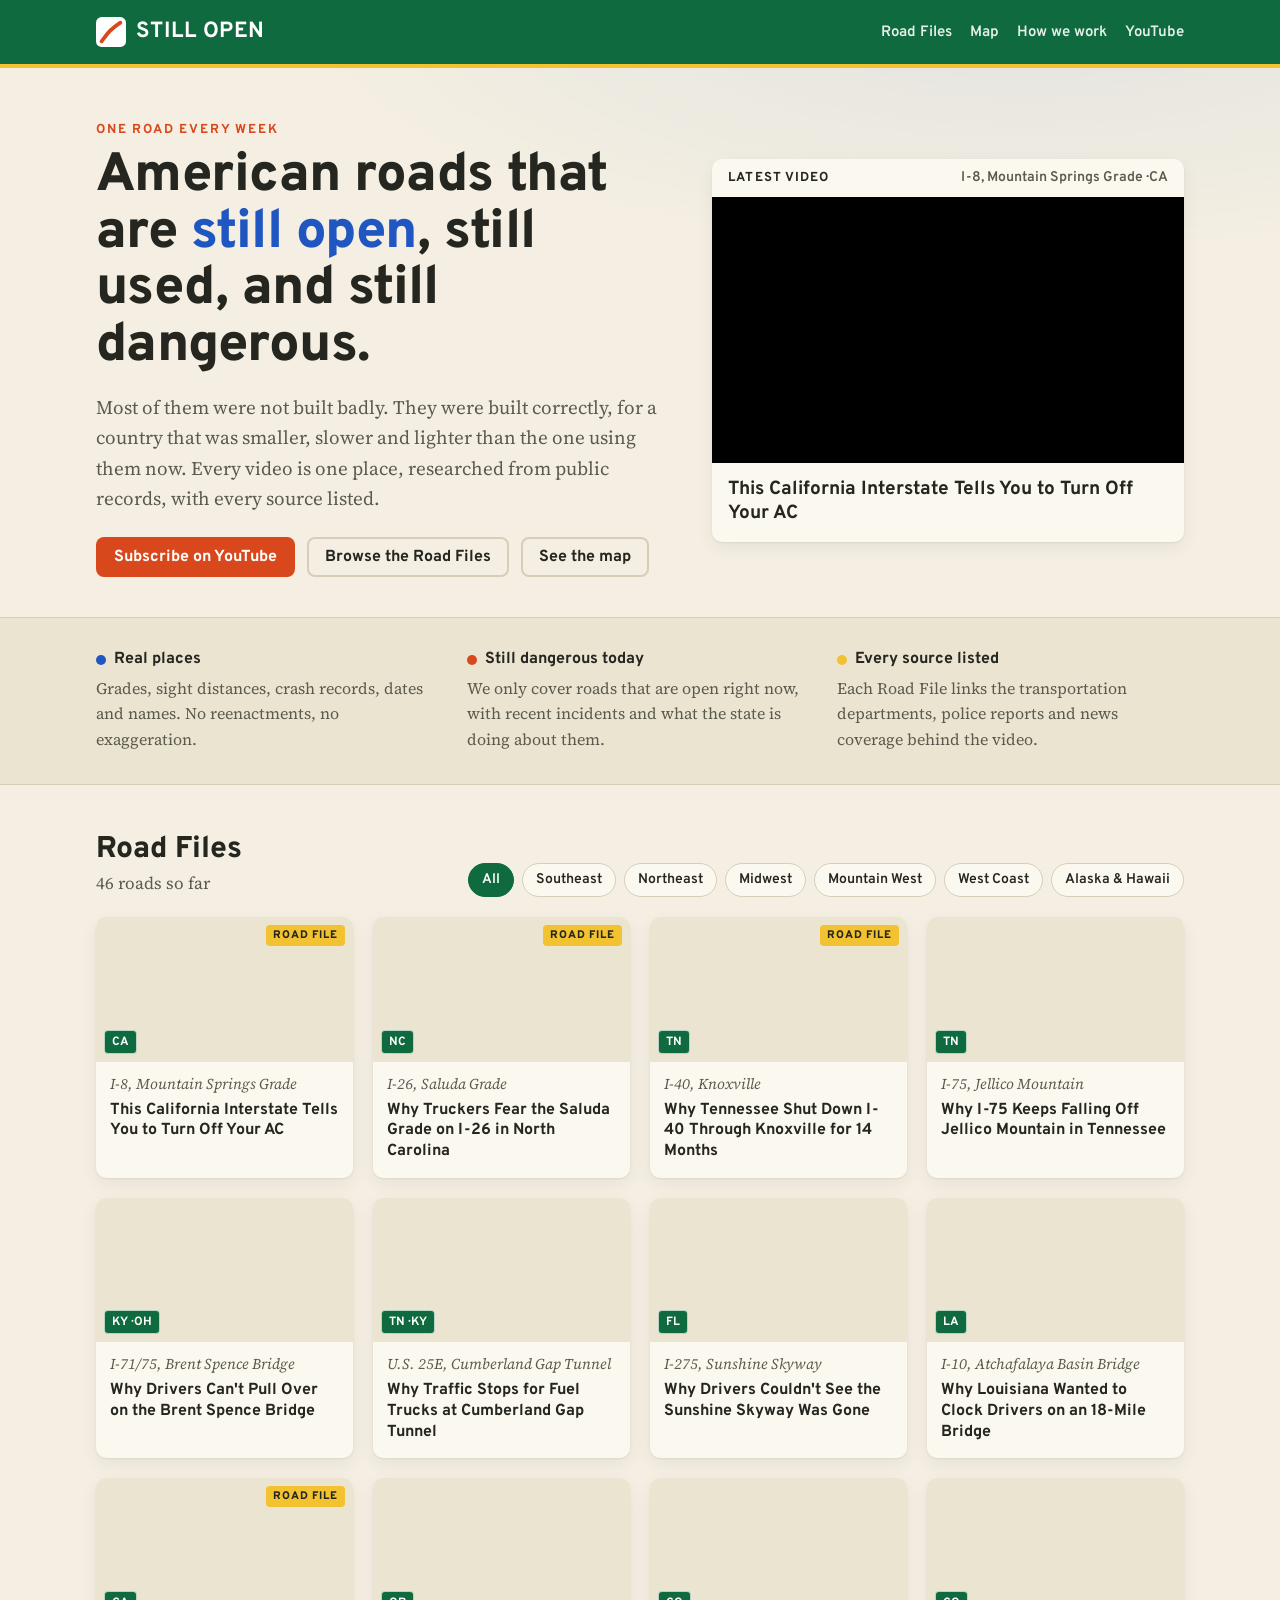
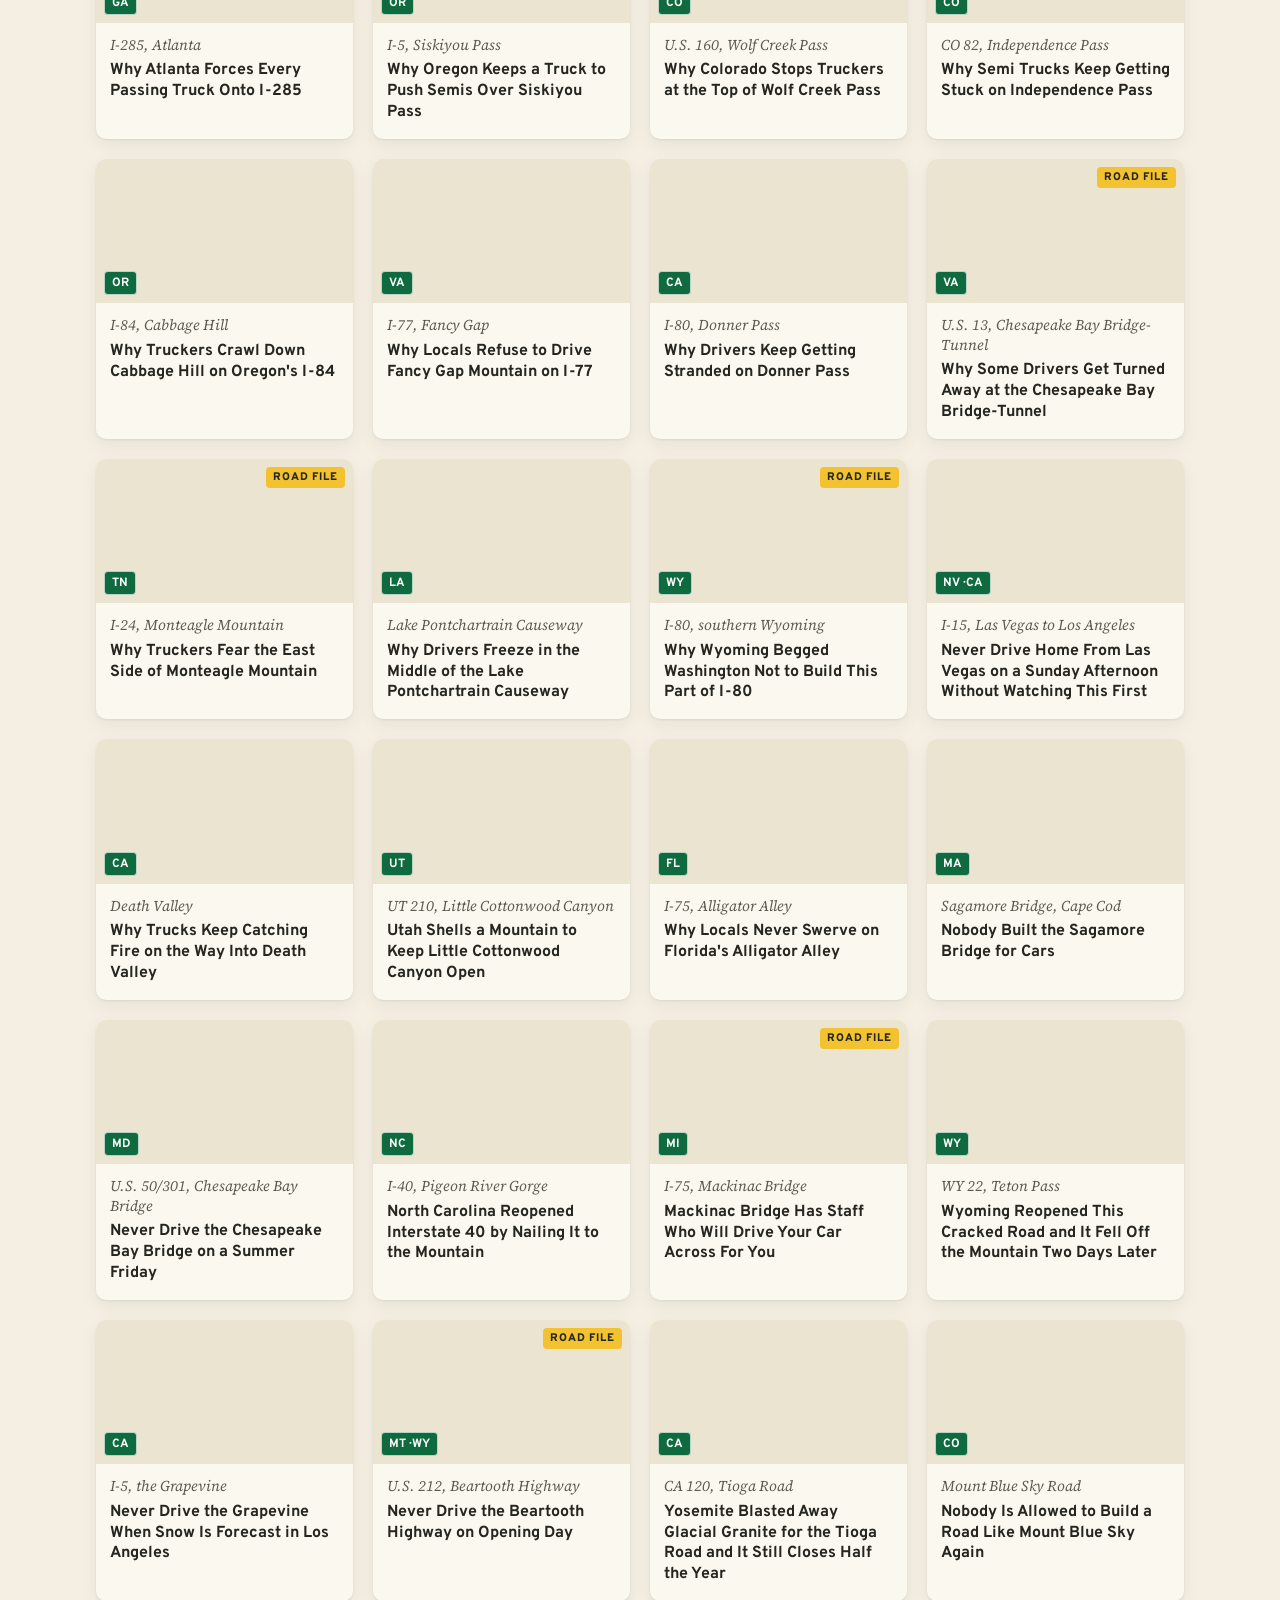
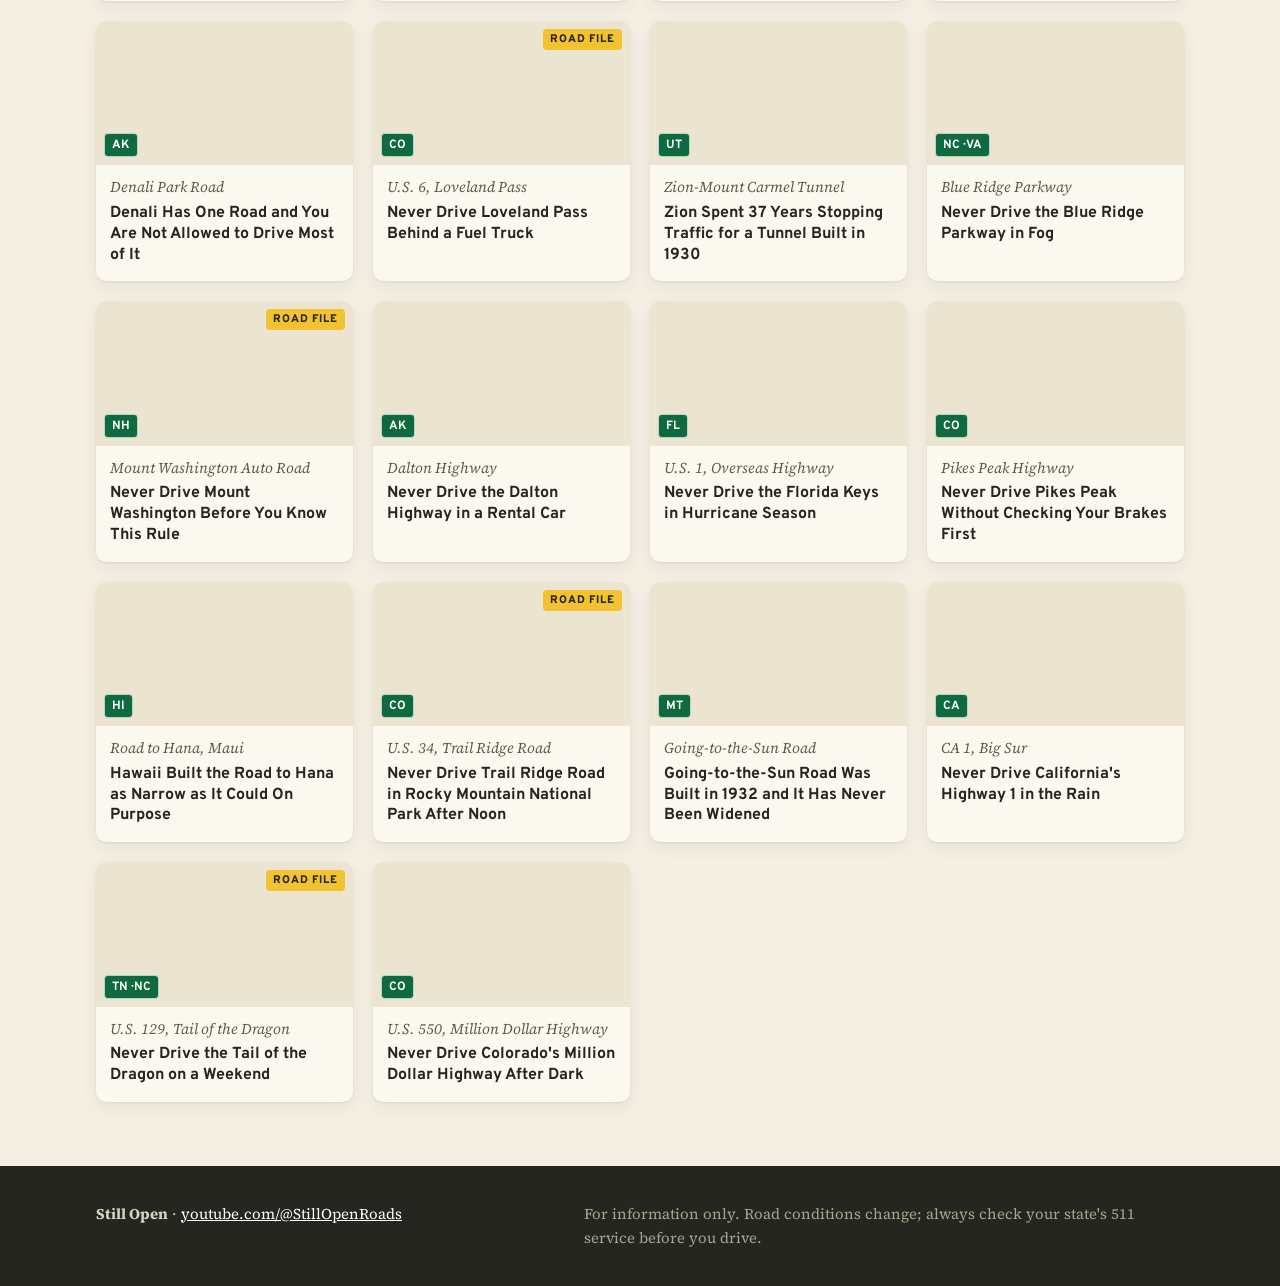
<file: index.html>
<!doctype html>
<html lang="en">
<head>
<meta charset="utf-8">
<meta name="viewport" content="width=device-width,initial-scale=1">
<title>Still Open — American roads that are still open, still used, and still dangerous</title>
<meta name="description" content="Every week, one American road, bridge or pass that is still open, still used, and still dangerous. Researched from public records, with every source listed.">
<meta property="og:title" content="Still Open">
<meta property="og:description" content="American roads that are still open, still used, and still dangerous.">
<meta property="og:image" content="https://i.ytimg.com/vi/p5c6GqLvipg/maxresdefault.jpg">
<meta property="og:url" content="https://stillopenroads.com/">
<link rel="canonical" href="https://stillopenroads.com/">
<link rel="preconnect" href="https://fonts.googleapis.com">
<link rel="preconnect" href="https://fonts.gstatic.com" crossorigin>
<link href="https://fonts.googleapis.com/css2?family=Overpass:wght@600;700;800&family=Source+Serif+4:ital,wght@0,400;0,600;1,400&display=swap" rel="stylesheet">
<link rel="stylesheet" href="style.css">
<link rel="icon" href="data:image/svg+xml,%3Csvg xmlns='http://www.w3.org/2000/svg' viewBox='0 0 32 32'%3E%3Crect width='32' height='32' rx='6' fill='%230f6b3f'/%3E%3Cpath d='M6 26 C12 18 14 14 26 6' stroke='%23f2c230' stroke-width='4' fill='none' stroke-linecap='round'/%3E%3C/svg%3E">
</head>
<body>
<header class="top">
  <div class="wrap">
    <a class="brand" href="./">
      <svg class="shield" viewBox="0 0 32 32" aria-hidden="true"><rect width="32" height="32" rx="6" fill="#fff"/><path d="M6 26 C12 18 14 14 26 6" stroke="#d9481c" stroke-width="4" fill="none" stroke-linecap="round"/></svg>
      STILL OPEN
    </a>
    <nav>
      <a href="#roads">Road Files</a>
      <a href="map.html">Map</a>
      <a class="hide-sm" href="#method">How we work</a>
      <a href="https://www.youtube.com/@StillOpenRoads?sub_confirmation=1">YouTube</a>
    </nav>
  </div>
</header>

<section class="hero">
  <div class="wrap">
    <div>
      <div class="eyebrow">One road every week</div>
      <h1>American roads that are <em>still open</em>, still used, and still dangerous.</h1>
      <p class="lede">Most of them were not built badly. They were built correctly, for a country that was smaller, slower and lighter than the one using them now. Every video is one place, researched from public records, with every source listed.</p>
      <div class="actions">
        <a class="btn btn-red" href="https://www.youtube.com/@StillOpenRoads?sub_confirmation=1">Subscribe on YouTube</a>
        <a class="btn btn-ghost" href="#roads">Browse the Road Files</a>
        <a class="btn btn-ghost" href="map.html">See the map</a>
      </div>
    </div>
    <article class="latest" id="latest"></article>
  </div>
</section>

<section class="method" id="method">
  <div class="wrap">
    <div>
      <h3><span class="dot" style="background:var(--route)"></span>Real places</h3>
      <p>Grades, sight distances, crash records, dates and names. No reenactments, no exaggeration.</p>
    </div>
    <div>
      <h3><span class="dot" style="background:var(--danger)"></span>Still dangerous today</h3>
      <p>We only cover roads that are open right now, with recent incidents and what the state is doing about them.</p>
    </div>
    <div>
      <h3><span class="dot" style="background:var(--yellow)"></span>Every source listed</h3>
      <p>Each Road File links the transportation departments, police reports and news coverage behind the video.</p>
    </div>
  </div>
</section>

<section class="section" id="roads">
  <div class="wrap">
    <div class="section-head">
      <div>
        <h2>Road Files</h2>
        <p id="count"></p>
      </div>
      <div class="filters" id="filters" role="group" aria-label="Filter by region"></div>
    </div>
    <div class="grid" id="grid"></div>
  </div>
</section>

<footer>
  <div class="wrap">
    <div><strong>Still Open</strong> · <a href="https://www.youtube.com/@StillOpenRoads">youtube.com/@StillOpenRoads</a></div>
    <div class="fine">For information only. Road conditions change; always check your state's 511 service before you drive.</div>
  </div>
</footer>

<script src="videos.js"></script>
<script>
(function(){
  var V = window.VIDEOS || [];
  var REGIONS = [["all","All"],["southeast","Southeast"],["northeast","Northeast"],["midwest","Midwest"],["mountain","Mountain West"],["west","West Coast"],["alaska-hawaii","Alaska & Hawaii"]];
  function esc(s){return String(s).replace(/[&<>"]/g,function(c){return {"&":"&amp;","<":"&lt;",">":"&gt;",'"':"&quot;"}[c];});}
  function thumb(id){return "https://i.ytimg.com/vi/"+id+"/hqdefault.jpg";}
  function link(v){return v.page ? v.page : "https://www.youtube.com/watch?v="+v.id;}

  // latest video
  var L = V[0];
  if (L) {
    document.getElementById("latest").innerHTML =
      '<div class="label"><span>Latest video</span><span>'+esc(L.place)+' · '+esc(L.state)+'</span></div>'+
      '<div class="embed"><iframe src="https://www.youtube-nocookie.com/embed/'+L.id+'" title="'+esc(L.title)+'" loading="lazy" allow="accelerometer; encrypted-media; gyroscope; picture-in-picture" allowfullscreen></iframe></div>'+
      '<h2><a href="'+link(L)+'">'+esc(L.title)+'</a></h2>';
  }

  // filters
  var current = "all";
  try { current = localStorage.getItem("so-region") || "all"; } catch(e) {}
  var f = document.getElementById("filters");
  REGIONS.forEach(function(r){
    var b = document.createElement("button");
    b.className = "chip"; b.type = "button"; b.textContent = r[1]; b.dataset.r = r[0];
    b.addEventListener("click", function(){ current = r[0]; try{localStorage.setItem("so-region",current);}catch(e){} render(); });
    f.appendChild(b);
  });

  function render(){
    [].forEach.call(f.children,function(b){ b.setAttribute("aria-pressed", b.dataset.r===current ? "true":"false"); });
    var list = V.filter(function(v){ return current==="all" || v.region===current; });
    document.getElementById("count").textContent = list.length + (list.length===1?" road":" roads") + (current==="all" ? " so far" : "");
    document.getElementById("grid").innerHTML = list.length ? list.map(function(v){
      return '<a class="card" href="'+link(v)+'">'+
        '<div class="thumb" style="background-image:url('+thumb(v.id)+')"><span class="state">'+esc(v.state)+'</span>'+(v.page?'<span class="file">Road File</span>':'')+'</div>'+
        '<div class="body"><div class="place">'+esc(v.place)+'</div><h3>'+esc(v.title)+'</h3></div></a>';
    }).join("") : '<p class="empty">No roads in this region yet.</p>';
  }
  render();
})();
</script>
<!-- Cloudflare Web Analytics --><script type='module' src='https://static.cloudflareinsights.com/beacon.min.js' data-cf-beacon='{"token": "84f2dbed3598475ca9df2ff686326174"}'></script><!-- End Cloudflare Web Analytics -->
</body>
</html>
</file>
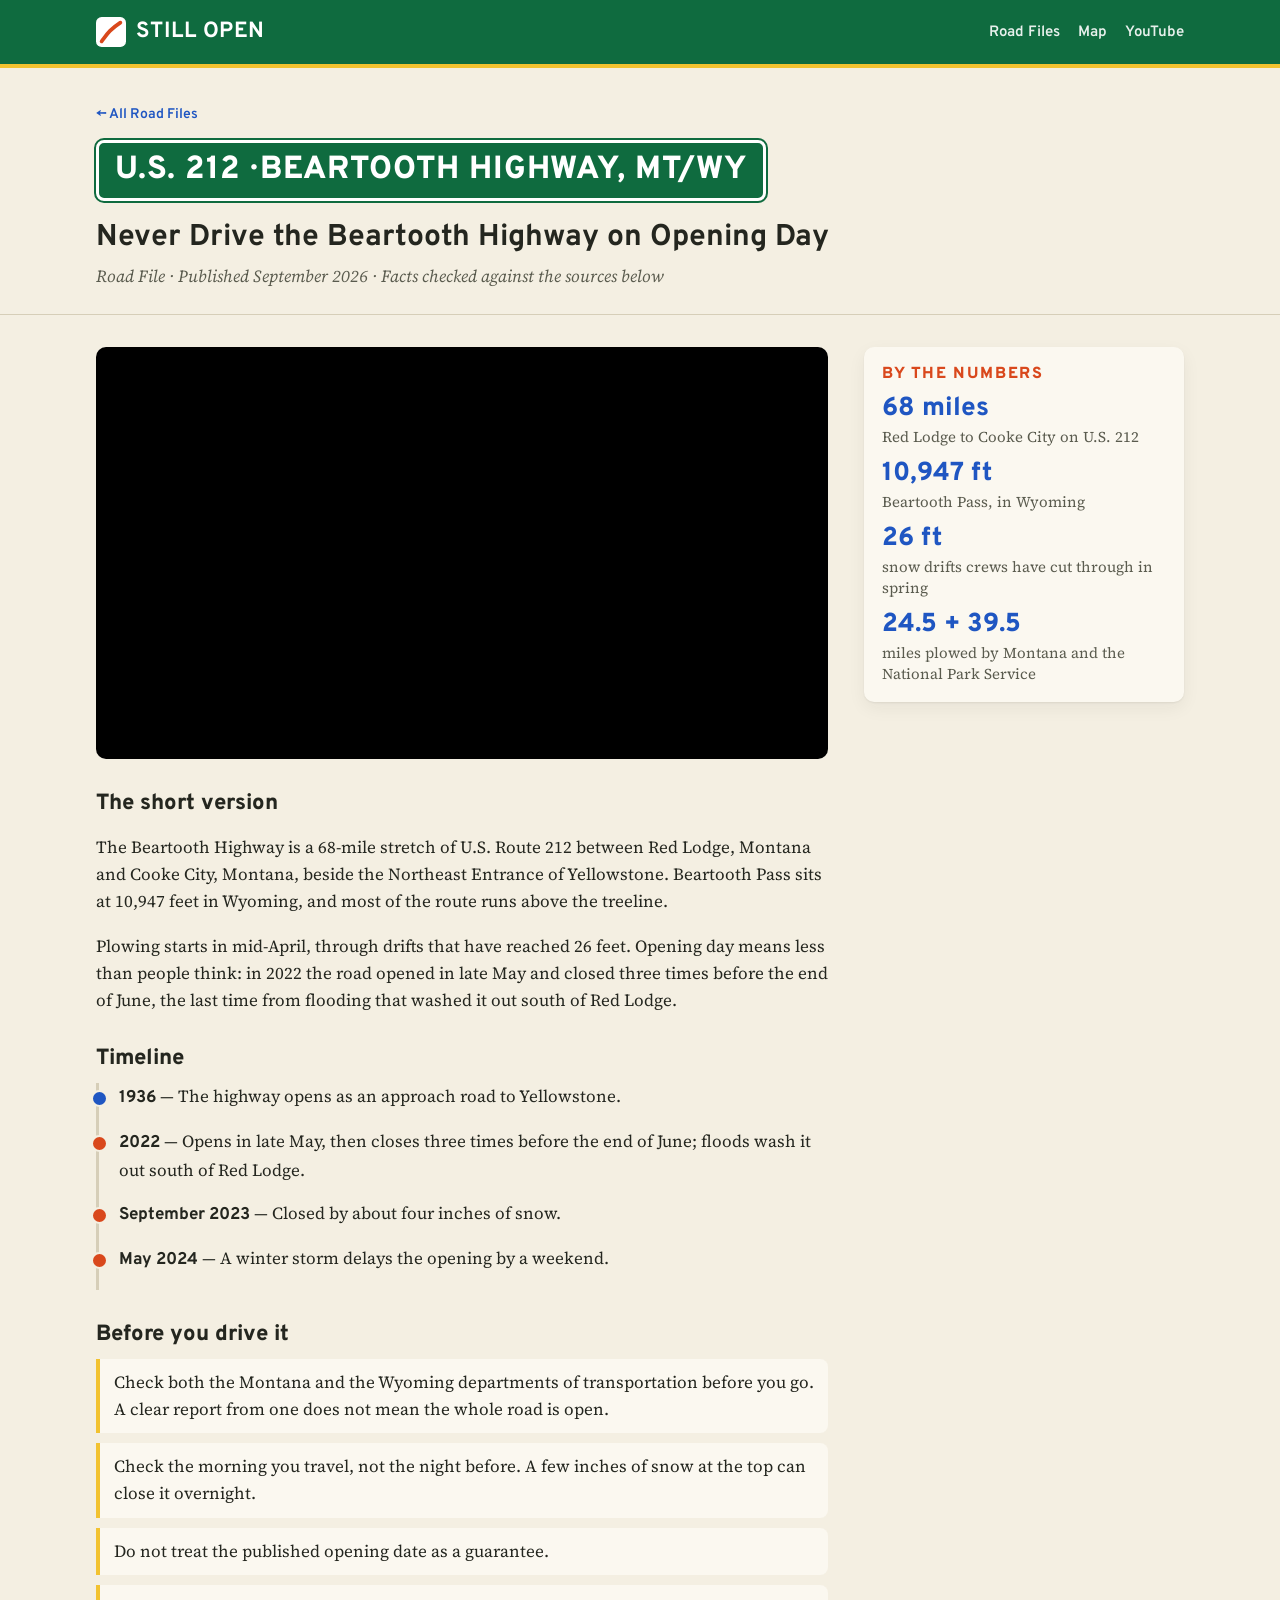
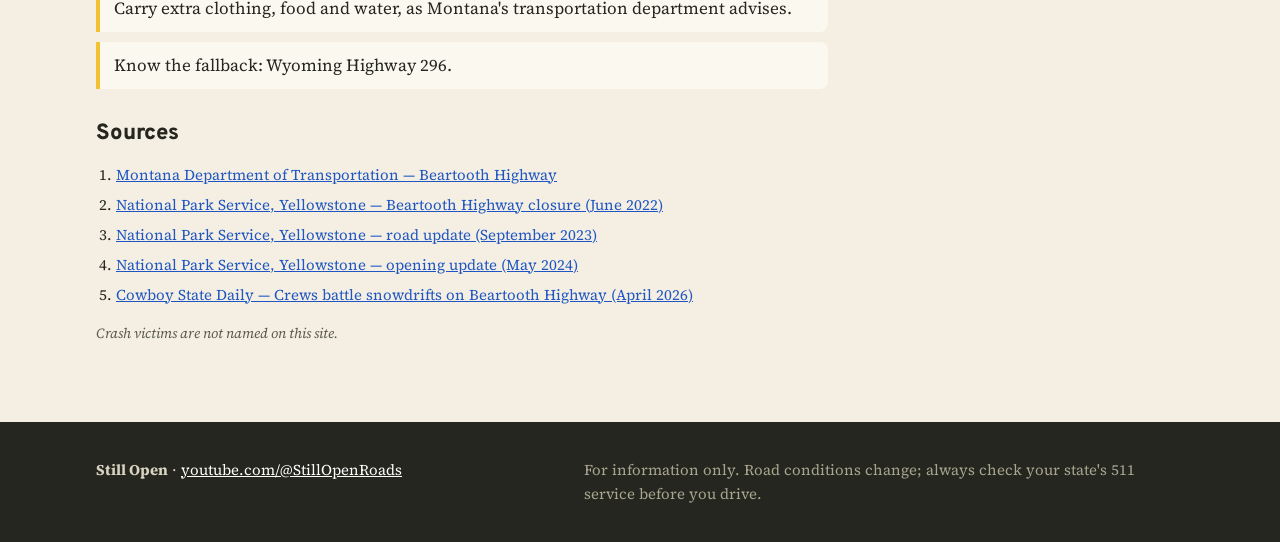
<file: roads/beartooth-highway.html>
<!doctype html>
<html lang="en">
<head>
<meta charset="utf-8">
<meta name="viewport" content="width=device-width,initial-scale=1">
<title>U.S. 212 · Beartooth Highway, MT/WY — Road File — Still Open</title>
<meta name="description" content="The Beartooth Highway is a 68-mile stretch of U.S. Route 212 between Red Lodge, Montana and Cooke City, Montana, beside the Northeast Entrance of Yellowstone. Beartooth Pass sits at 10,947 feet in Wyoming, and most of the route runs above the treeline.">
<link rel="canonical" href="https://stillopenroads.com/roads/beartooth-highway.html">
<meta property="og:type" content="article">
<meta property="og:title" content="Never Drive the Beartooth Highway on Opening Day">
<meta property="og:description" content="The Beartooth Highway is a 68-mile stretch of U.S. Route 212 between Red Lodge, Montana and Cooke City, Montana, beside the Northeast Entrance of Yellowstone. Beartooth Pass sits at 10,947 feet in Wyoming, and most of the route runs above the treeline.">
<meta property="og:image" content="https://i.ytimg.com/vi/0eAikZ4wUZU/maxresdefault.jpg">
<meta property="og:url" content="https://stillopenroads.com/roads/beartooth-highway.html">
<meta name="twitter:card" content="summary_large_image">
<link rel="preconnect" href="https://fonts.googleapis.com">
<link rel="preconnect" href="https://fonts.gstatic.com" crossorigin>
<link href="https://fonts.googleapis.com/css2?family=Overpass:wght@600;700;800&family=Source+Serif+4:ital,wght@0,400;0,600;1,400&display=swap" rel="stylesheet">
<link rel="stylesheet" href="../style.css">
<link rel="icon" href="data:image/svg+xml,%3Csvg xmlns='http://www.w3.org/2000/svg' viewBox='0 0 32 32'%3E%3Crect width='32' height='32' rx='6' fill='%230f6b3f'/%3E%3Cpath d='M6 26 C12 18 14 14 26 6' stroke='%23f2c230' stroke-width='4' fill='none' stroke-linecap='round'/%3E%3C/svg%3E">
<script type="application/ld+json">{"@context": "https://schema.org", "@type": "VideoObject", "name": "Never Drive the Beartooth Highway on Opening Day", "description": "The Beartooth Highway is a 68-mile stretch of U.S. Route 212 between Red Lodge, Montana and Cooke City, Montana, beside the Northeast Entrance of Yellowstone. Beartooth Pass sits at 10,947 feet in Wyoming, and most of the route runs above the treeline. Plowing starts in mid-April, through drifts that have reached 26 feet. Opening day means less than people think: in 2022 the road opened in late May and closed three times before the end of June, the last time from flooding that washed it out south of Red Lodge.", "thumbnailUrl": ["https://i.ytimg.com/vi/0eAikZ4wUZU/maxresdefault.jpg"], "uploadDate": "2026-09-30T12:00:00+00:00", "embedUrl": "https://www.youtube.com/embed/0eAikZ4wUZU", "contentUrl": "https://www.youtube.com/watch?v=0eAikZ4wUZU", "publisher": {"@type": "Organization", "name": "Still Open", "url": "https://stillopenroads.com"}}</script>
</head>
<body>
<header class="top">
  <div class="wrap">
    <a class="brand" href="../">
      <svg class="shield" viewBox="0 0 32 32" aria-hidden="true"><rect width="32" height="32" rx="6" fill="#fff"/><path d="M6 26 C12 18 14 14 26 6" stroke="#d9481c" stroke-width="4" fill="none" stroke-linecap="round"/></svg>
      STILL OPEN
    </a>
    <nav>
      <a href="../#roads">Road Files</a>
      <a href="../map.html">Map</a>
      <a href="https://www.youtube.com/@StillOpenRoads?sub_confirmation=1">YouTube</a>
    </nav>
  </div>
</header>

<section class="file-head">
  <div class="wrap">
    <div class="crumb"><a href="../#roads">← All Road Files</a></div>
    <div class="signplate">U.S. 212 · Beartooth Highway, MT/WY</div>
    <h1>Never Drive the Beartooth Highway on Opening Day</h1>
    <div class="meta">Road File · Published September 2026 · Facts checked against the sources below</div>
  </div>
</section>

<div class="wrap file-body">
  <main>
    <div class="embed" style="border-radius:10px;overflow:hidden">
      <iframe src="https://www.youtube-nocookie.com/embed/0eAikZ4wUZU" title="Never Drive the Beartooth Highway on Opening Day" loading="lazy" allow="accelerometer; encrypted-media; gyroscope; picture-in-picture" allowfullscreen></iframe>
    </div>

    <h2>The short version</h2>
    <p>The Beartooth Highway is a 68-mile stretch of U.S. Route 212 between Red Lodge, Montana and Cooke City, Montana, beside the Northeast Entrance of Yellowstone. Beartooth Pass sits at 10,947 feet in Wyoming, and most of the route runs above the treeline.</p>
    <p>Plowing starts in mid-April, through drifts that have reached 26 feet. Opening day means less than people think: in 2022 the road opened in late May and closed three times before the end of June, the last time from flooding that washed it out south of Red Lodge.</p>

    <h2>Timeline</h2>
    <ul class="timeline">
      <li><b>1936</b> — The highway opens as an approach road to Yellowstone.</li>
      <li class="alert"><b>2022</b> — Opens in late May, then closes three times before the end of June; floods wash it out south of Red Lodge.</li>
      <li class="alert"><b>September 2023</b> — Closed by about four inches of snow.</li>
      <li class="alert"><b>May 2024</b> — A winter storm delays the opening by a weekend.</li>
    </ul>

    <h2>Before you drive it</h2>
    <ul class="tips">
      <li>Check both the Montana and the Wyoming departments of transportation before you go. A clear report from one does not mean the whole road is open.</li>
      <li>Check the morning you travel, not the night before. A few inches of snow at the top can close it overnight.</li>
      <li>Do not treat the published opening date as a guarantee.</li>
      <li>Carry extra clothing, food and water, as Montana&#x27;s transportation department advises.</li>
      <li>Know the fallback: Wyoming Highway 296.</li>
    </ul>

    <h2>Sources</h2>
    <ol class="sources">
      <li><a href="https://mdt.mt.gov/travinfo/beartooth/">Montana Department of Transportation — Beartooth Highway</a></li>
      <li><a href="https://www.nps.gov/yell/learn/news/220609.htm">National Park Service, Yellowstone — Beartooth Highway closure (June 2022)</a></li>
      <li><a href="https://www.nps.gov/yell/learn/news/230922.htm">National Park Service, Yellowstone — road update (September 2023)</a></li>
      <li><a href="https://www.nps.gov/yell/learn/news/240530.htm">National Park Service, Yellowstone — opening update (May 2024)</a></li>
      <li><a href="https://cowboystatedaily.com/2026/04/17/crews-battle-15-foot-snow-drifts-as-road-clearing-begins-on-beartooth-highway/">Cowboy State Daily — Crews battle snowdrifts on Beartooth Highway (April 2026)</a></li>
    </ol>
    <p class="note">Crash victims are not named on this site.</p>
  </main>

  <aside>
    <div class="facts">
      <h2>By the numbers</h2>
      <dl>
        <div><dt>68 miles</dt><dd>Red Lodge to Cooke City on U.S. 212</dd></div>
        <div><dt>10,947 ft</dt><dd>Beartooth Pass, in Wyoming</dd></div>
        <div><dt>26 ft</dt><dd>snow drifts crews have cut through in spring</dd></div>
        <div><dt>24.5 + 39.5</dt><dd>miles plowed by Montana and the National Park Service</dd></div>
      </dl>
    </div>
  </aside>
</div>

<footer>
  <div class="wrap">
    <div><strong>Still Open</strong> · <a href="https://www.youtube.com/@StillOpenRoads">youtube.com/@StillOpenRoads</a></div>
    <div class="fine">For information only. Road conditions change; always check your state's 511 service before you drive.</div>
  </div>
</footer>
<!-- Cloudflare Web Analytics --><script type='module' src='https://static.cloudflareinsights.com/beacon.min.js' data-cf-beacon='{"token": "84f2dbed3598475ca9df2ff686326174"}'></script><!-- End Cloudflare Web Analytics -->
</body>
</html>
</file>
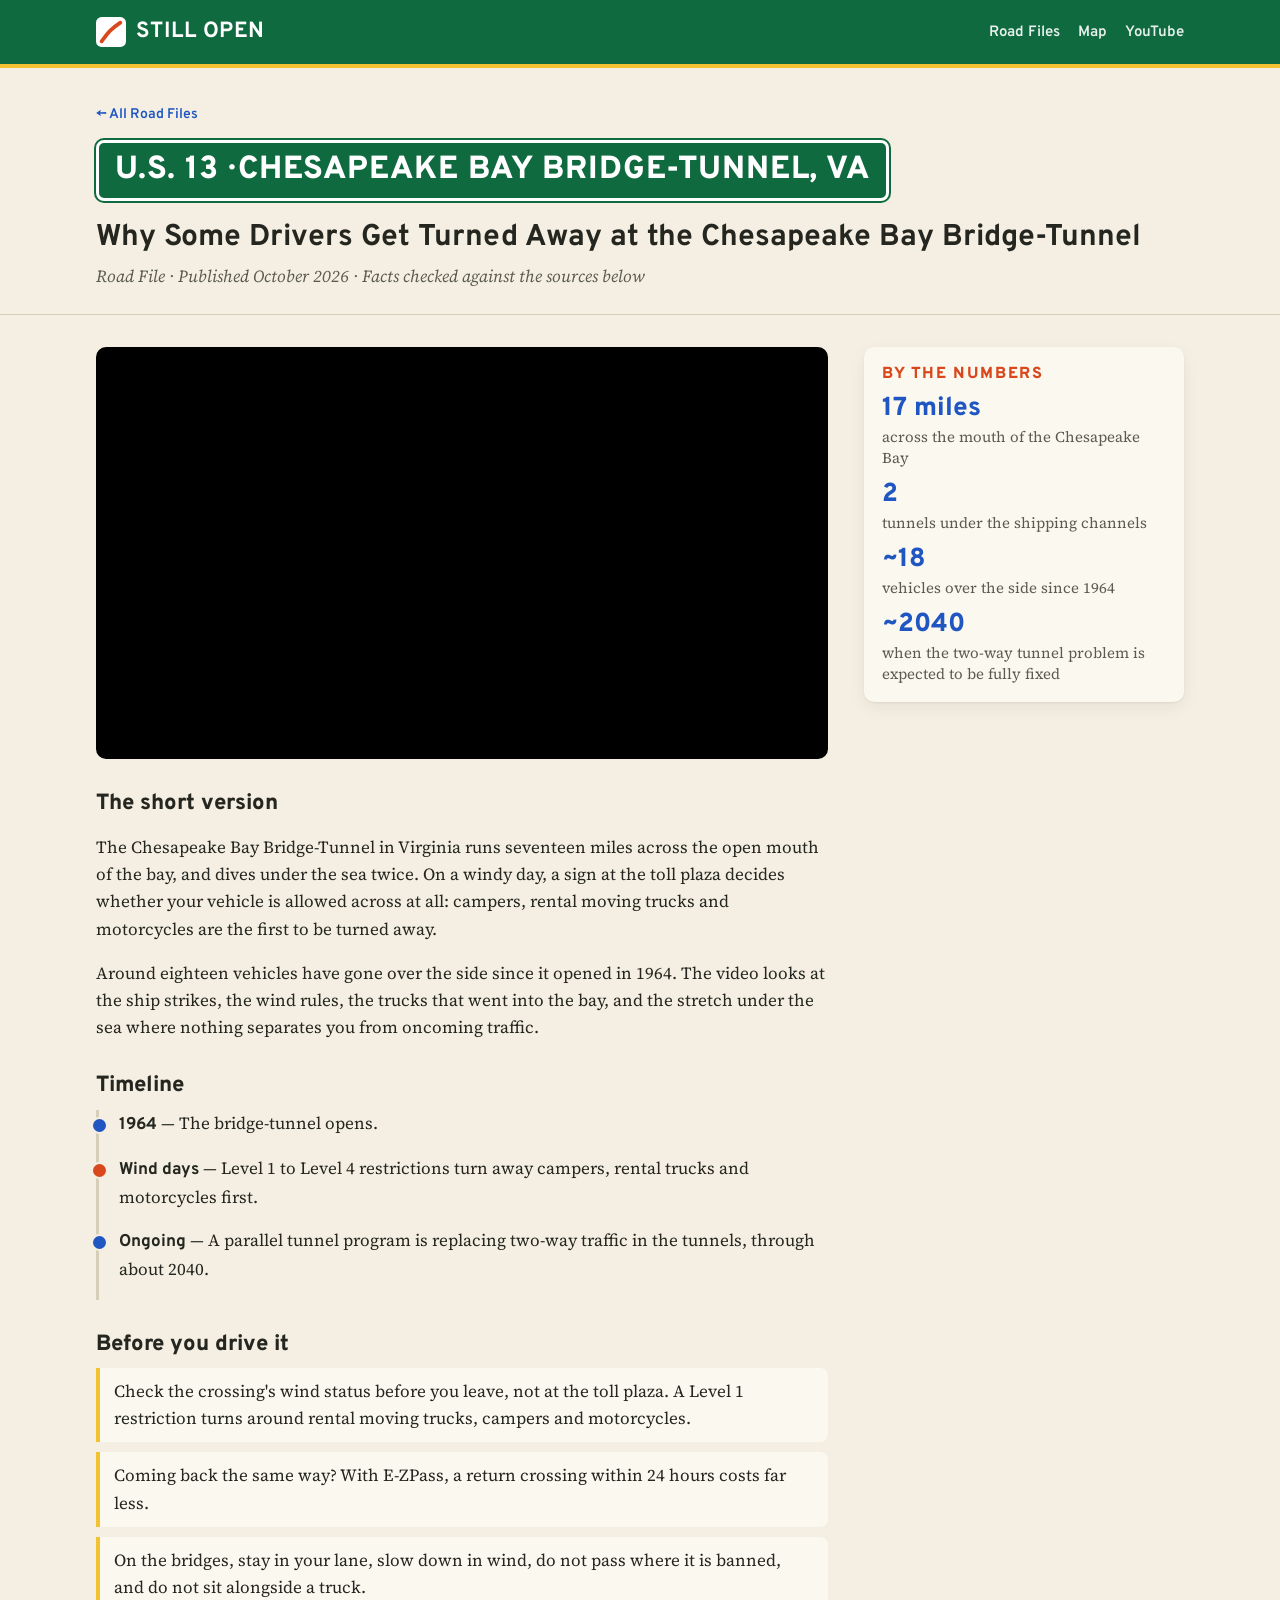
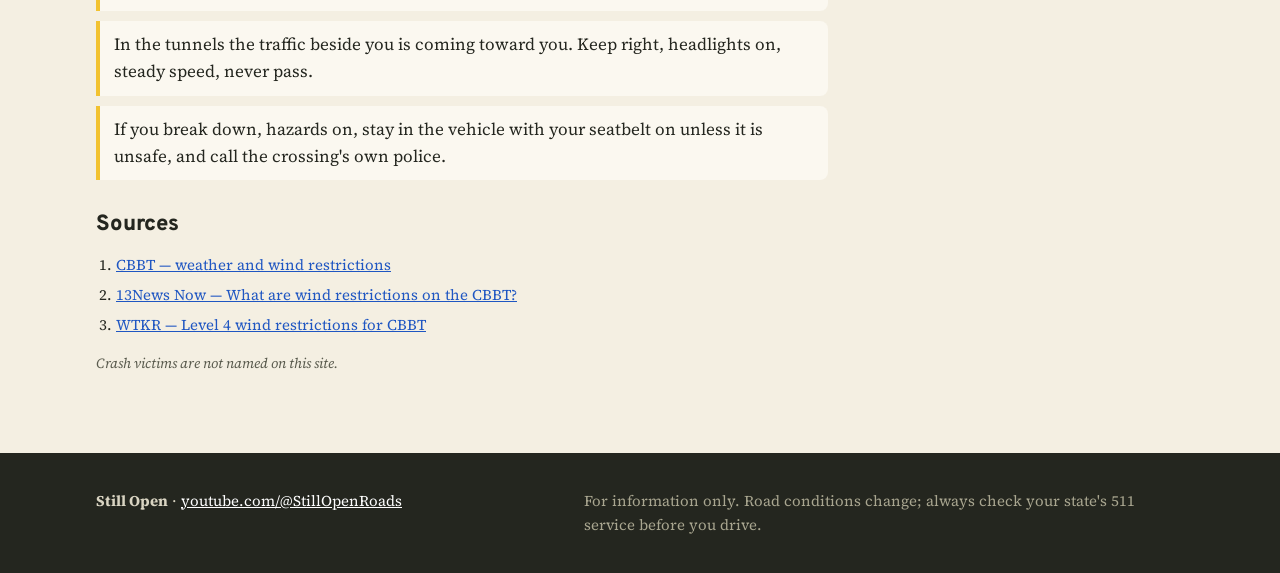
<file: roads/chesapeake-bay-bridge-tunnel.html>
<!doctype html>
<html lang="en">
<head>
<meta charset="utf-8">
<meta name="viewport" content="width=device-width,initial-scale=1">
<title>U.S. 13 · Chesapeake Bay Bridge-Tunnel, VA — Road File — Still Open</title>
<meta name="description" content="The Chesapeake Bay Bridge-Tunnel in Virginia runs seventeen miles across the open mouth of the bay, and dives under the sea twice. On a windy day, a sign at the toll plaza decides whether your vehicle is allowed across at all: campers, rental moving trucks and motorcycles are the first to be…">
<link rel="canonical" href="https://stillopenroads.com/roads/chesapeake-bay-bridge-tunnel.html">
<meta property="og:type" content="article">
<meta property="og:title" content="Why Some Drivers Get Turned Away at the Chesapeake Bay Bridge-Tunnel">
<meta property="og:description" content="The Chesapeake Bay Bridge-Tunnel in Virginia runs seventeen miles across the open mouth of the bay, and dives under the sea twice. On a windy day, a sign at the toll plaza decides whether your vehicle is allowed across at all: campers, rental moving trucks and motorcycles are the first to be…">
<meta property="og:image" content="https://i.ytimg.com/vi/bu8lz2HsF1k/maxresdefault.jpg">
<meta property="og:url" content="https://stillopenroads.com/roads/chesapeake-bay-bridge-tunnel.html">
<meta name="twitter:card" content="summary_large_image">
<link rel="preconnect" href="https://fonts.googleapis.com">
<link rel="preconnect" href="https://fonts.gstatic.com" crossorigin>
<link href="https://fonts.googleapis.com/css2?family=Overpass:wght@600;700;800&family=Source+Serif+4:ital,wght@0,400;0,600;1,400&display=swap" rel="stylesheet">
<link rel="stylesheet" href="../style.css">
<link rel="icon" href="data:image/svg+xml,%3Csvg xmlns='http://www.w3.org/2000/svg' viewBox='0 0 32 32'%3E%3Crect width='32' height='32' rx='6' fill='%230f6b3f'/%3E%3Cpath d='M6 26 C12 18 14 14 26 6' stroke='%23f2c230' stroke-width='4' fill='none' stroke-linecap='round'/%3E%3C/svg%3E">
<script type="application/ld+json">{"@context": "https://schema.org", "@type": "VideoObject", "name": "Why Some Drivers Get Turned Away at the Chesapeake Bay Bridge-Tunnel", "description": "The Chesapeake Bay Bridge-Tunnel in Virginia runs seventeen miles across the open mouth of the bay, and dives under the sea twice. On a windy day, a sign at the toll plaza decides whether your vehicle is allowed across at all: campers, rental moving trucks and motorcycles are the first to be turned away. Around eighteen vehicles have gone over the side since it opened in 1964. The video looks at the ship strikes, the wind rules, the trucks that went into the bay, and the stretch under the sea where nothing separates you from oncoming traffic.", "thumbnailUrl": ["https://i.ytimg.com/vi/bu8lz2HsF1k/maxresdefault.jpg"], "uploadDate": "2026-10-23T12:00:00+00:00", "embedUrl": "https://www.youtube.com/embed/bu8lz2HsF1k", "contentUrl": "https://www.youtube.com/watch?v=bu8lz2HsF1k", "publisher": {"@type": "Organization", "name": "Still Open", "url": "https://stillopenroads.com"}}</script>
</head>
<body>
<header class="top">
  <div class="wrap">
    <a class="brand" href="../">
      <svg class="shield" viewBox="0 0 32 32" aria-hidden="true"><rect width="32" height="32" rx="6" fill="#fff"/><path d="M6 26 C12 18 14 14 26 6" stroke="#d9481c" stroke-width="4" fill="none" stroke-linecap="round"/></svg>
      STILL OPEN
    </a>
    <nav>
      <a href="../#roads">Road Files</a>
      <a href="../map.html">Map</a>
      <a href="https://www.youtube.com/@StillOpenRoads?sub_confirmation=1">YouTube</a>
    </nav>
  </div>
</header>

<section class="file-head">
  <div class="wrap">
    <div class="crumb"><a href="../#roads">← All Road Files</a></div>
    <div class="signplate">U.S. 13 · Chesapeake Bay Bridge-Tunnel, VA</div>
    <h1>Why Some Drivers Get Turned Away at the Chesapeake Bay Bridge-Tunnel</h1>
    <div class="meta">Road File · Published October 2026 · Facts checked against the sources below</div>
  </div>
</section>

<div class="wrap file-body">
  <main>
    <div class="embed" style="border-radius:10px;overflow:hidden">
      <iframe src="https://www.youtube-nocookie.com/embed/bu8lz2HsF1k" title="Why Some Drivers Get Turned Away at the Chesapeake Bay Bridge-Tunnel" loading="lazy" allow="accelerometer; encrypted-media; gyroscope; picture-in-picture" allowfullscreen></iframe>
    </div>

    <h2>The short version</h2>
    <p>The Chesapeake Bay Bridge-Tunnel in Virginia runs seventeen miles across the open mouth of the bay, and dives under the sea twice. On a windy day, a sign at the toll plaza decides whether your vehicle is allowed across at all: campers, rental moving trucks and motorcycles are the first to be turned away.</p>
    <p>Around eighteen vehicles have gone over the side since it opened in 1964. The video looks at the ship strikes, the wind rules, the trucks that went into the bay, and the stretch under the sea where nothing separates you from oncoming traffic.</p>

    <h2>Timeline</h2>
    <ul class="timeline">
      <li><b>1964</b> — The bridge-tunnel opens.</li>
      <li class="alert"><b>Wind days</b> — Level 1 to Level 4 restrictions turn away campers, rental trucks and motorcycles first.</li>
      <li><b>Ongoing</b> — A parallel tunnel program is replacing two-way traffic in the tunnels, through about 2040.</li>
    </ul>

    <h2>Before you drive it</h2>
    <ul class="tips">
      <li>Check the crossing&#x27;s wind status before you leave, not at the toll plaza. A Level 1 restriction turns around rental moving trucks, campers and motorcycles.</li>
      <li>Coming back the same way? With E-ZPass, a return crossing within 24 hours costs far less.</li>
      <li>On the bridges, stay in your lane, slow down in wind, do not pass where it is banned, and do not sit alongside a truck.</li>
      <li>In the tunnels the traffic beside you is coming toward you. Keep right, headlights on, steady speed, never pass.</li>
      <li>If you break down, hazards on, stay in the vehicle with your seatbelt on unless it is unsafe, and call the crossing&#x27;s own police.</li>
    </ul>

    <h2>Sources</h2>
    <ol class="sources">
      <li><a href="https://cbbt.com/weather/">CBBT — weather and wind restrictions</a></li>
      <li><a href="https://13newsnow.com/article/traffic/what-are-wind-restrictions-on-the-chesapeake-bay-bridge-tunnel/291-422472677">13News Now — What are wind restrictions on the CBBT?</a></li>
      <li><a href="https://www.wtkr.com/2014/07/10/level-4-wind-restrictions-for-chesapeake-bay-bridge-tunnel">WTKR — Level 4 wind restrictions for CBBT</a></li>
    </ol>
    <p class="note">Crash victims are not named on this site.</p>
  </main>

  <aside>
    <div class="facts">
      <h2>By the numbers</h2>
      <dl>
        <div><dt>17 miles</dt><dd>across the mouth of the Chesapeake Bay</dd></div>
        <div><dt>2</dt><dd>tunnels under the shipping channels</dd></div>
        <div><dt>~18</dt><dd>vehicles over the side since 1964</dd></div>
        <div><dt>~2040</dt><dd>when the two-way tunnel problem is expected to be fully fixed</dd></div>
      </dl>
    </div>
  </aside>
</div>

<footer>
  <div class="wrap">
    <div><strong>Still Open</strong> · <a href="https://www.youtube.com/@StillOpenRoads">youtube.com/@StillOpenRoads</a></div>
    <div class="fine">For information only. Road conditions change; always check your state's 511 service before you drive.</div>
  </div>
</footer>
<!-- Cloudflare Web Analytics --><script type='module' src='https://static.cloudflareinsights.com/beacon.min.js' data-cf-beacon='{"token": "84f2dbed3598475ca9df2ff686326174"}'></script><!-- End Cloudflare Web Analytics -->
</body>
</html>
</file>
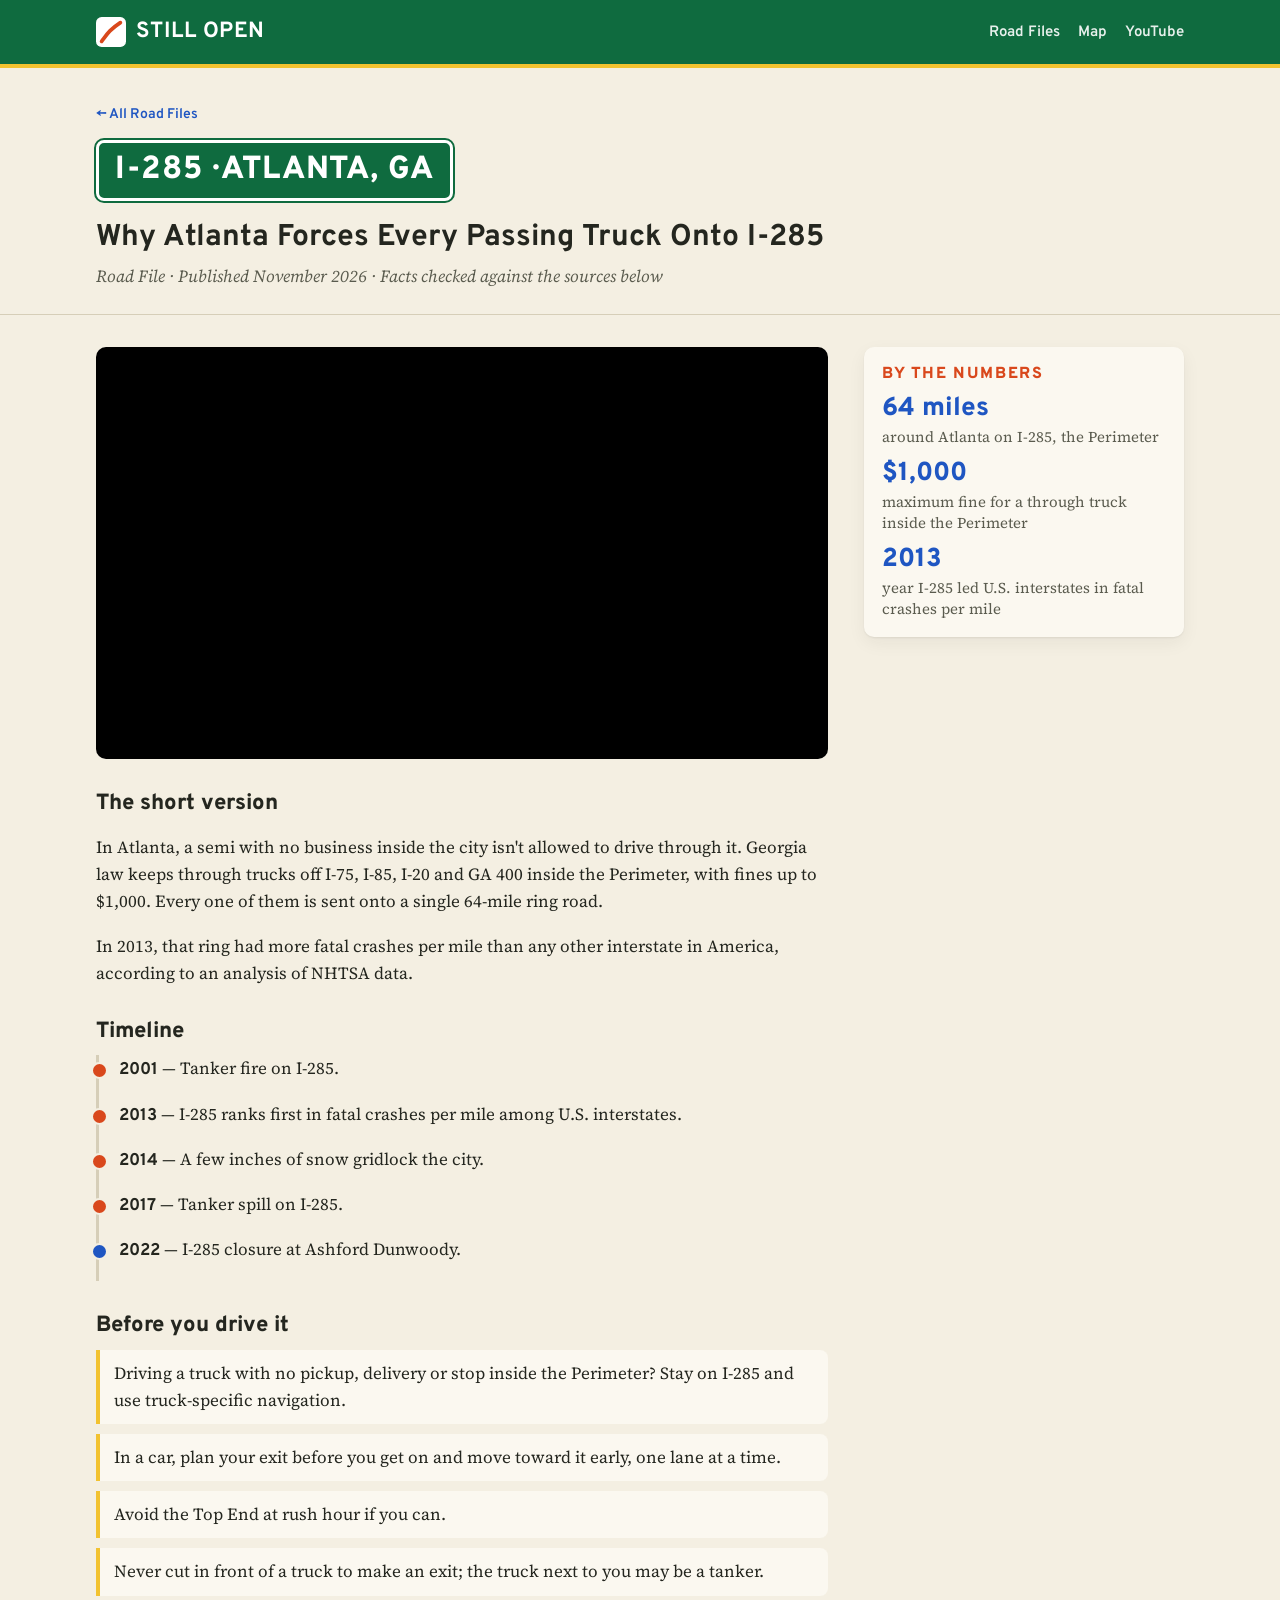
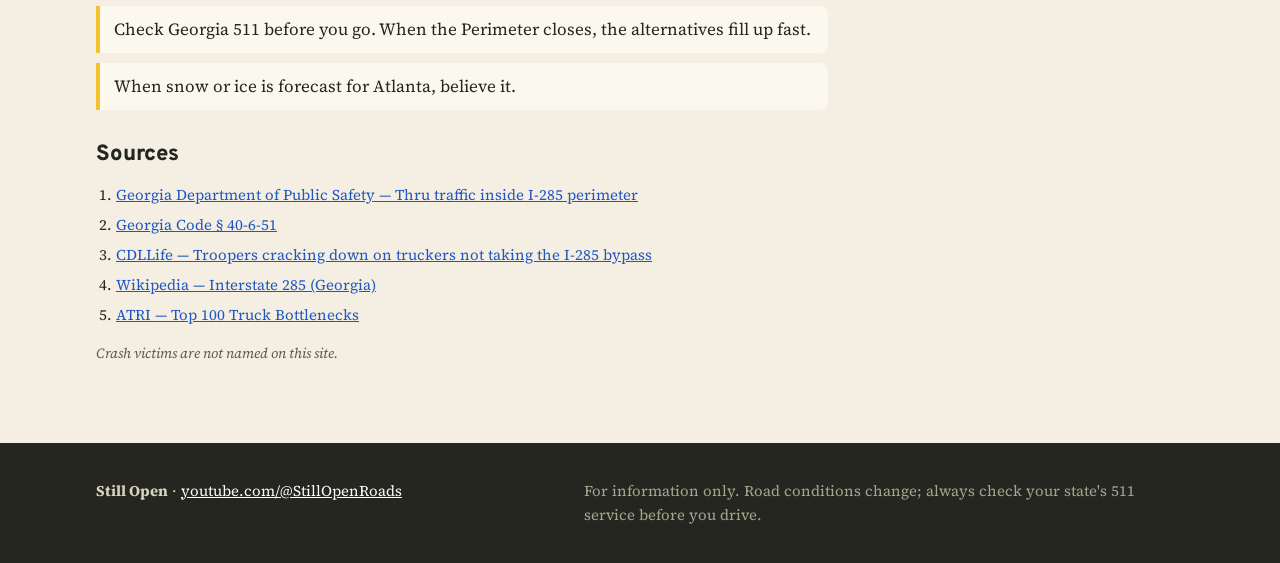
<file: roads/i-285-atlanta.html>
<!doctype html>
<html lang="en">
<head>
<meta charset="utf-8">
<meta name="viewport" content="width=device-width,initial-scale=1">
<title>I-285 · Atlanta, GA — Road File — Still Open</title>
<meta name="description" content="In Atlanta, a semi with no business inside the city isn&#x27;t allowed to drive through it. Georgia law keeps through trucks off I-75, I-85, I-20 and GA 400 inside the Perimeter, with fines up to $1,000. Every one of them is sent onto a single 64-mile ring road.">
<link rel="canonical" href="https://stillopenroads.com/roads/i-285-atlanta.html">
<meta property="og:type" content="article">
<meta property="og:title" content="Why Atlanta Forces Every Passing Truck Onto I-285">
<meta property="og:description" content="In Atlanta, a semi with no business inside the city isn&#x27;t allowed to drive through it. Georgia law keeps through trucks off I-75, I-85, I-20 and GA 400 inside the Perimeter, with fines up to $1,000. Every one of them is sent onto a single 64-mile ring road.">
<meta property="og:image" content="https://i.ytimg.com/vi/dN7f4qg0UOM/maxresdefault.jpg">
<meta property="og:url" content="https://stillopenroads.com/roads/i-285-atlanta.html">
<meta name="twitter:card" content="summary_large_image">
<link rel="preconnect" href="https://fonts.googleapis.com">
<link rel="preconnect" href="https://fonts.gstatic.com" crossorigin>
<link href="https://fonts.googleapis.com/css2?family=Overpass:wght@600;700;800&family=Source+Serif+4:ital,wght@0,400;0,600;1,400&display=swap" rel="stylesheet">
<link rel="stylesheet" href="../style.css">
<link rel="icon" href="data:image/svg+xml,%3Csvg xmlns='http://www.w3.org/2000/svg' viewBox='0 0 32 32'%3E%3Crect width='32' height='32' rx='6' fill='%230f6b3f'/%3E%3Cpath d='M6 26 C12 18 14 14 26 6' stroke='%23f2c230' stroke-width='4' fill='none' stroke-linecap='round'/%3E%3C/svg%3E">
<script type="application/ld+json">{"@context": "https://schema.org", "@type": "VideoObject", "name": "Why Atlanta Forces Every Passing Truck Onto I-285", "description": "In Atlanta, a semi with no business inside the city isn't allowed to drive through it. Georgia law keeps through trucks off I-75, I-85, I-20 and GA 400 inside the Perimeter, with fines up to $1,000. Every one of them is sent onto a single 64-mile ring road. In 2013, that ring had more fatal crashes per mile than any other interstate in America, according to an analysis of NHTSA data.", "thumbnailUrl": ["https://i.ytimg.com/vi/dN7f4qg0UOM/maxresdefault.jpg"], "uploadDate": "2026-11-09T12:00:00+00:00", "embedUrl": "https://www.youtube.com/embed/dN7f4qg0UOM", "contentUrl": "https://www.youtube.com/watch?v=dN7f4qg0UOM", "publisher": {"@type": "Organization", "name": "Still Open", "url": "https://stillopenroads.com"}}</script>
</head>
<body>
<header class="top">
  <div class="wrap">
    <a class="brand" href="../">
      <svg class="shield" viewBox="0 0 32 32" aria-hidden="true"><rect width="32" height="32" rx="6" fill="#fff"/><path d="M6 26 C12 18 14 14 26 6" stroke="#d9481c" stroke-width="4" fill="none" stroke-linecap="round"/></svg>
      STILL OPEN
    </a>
    <nav>
      <a href="../#roads">Road Files</a>
      <a href="../map.html">Map</a>
      <a href="https://www.youtube.com/@StillOpenRoads?sub_confirmation=1">YouTube</a>
    </nav>
  </div>
</header>

<section class="file-head">
  <div class="wrap">
    <div class="crumb"><a href="../#roads">← All Road Files</a></div>
    <div class="signplate">I-285 · Atlanta, GA</div>
    <h1>Why Atlanta Forces Every Passing Truck Onto I-285</h1>
    <div class="meta">Road File · Published November 2026 · Facts checked against the sources below</div>
  </div>
</section>

<div class="wrap file-body">
  <main>
    <div class="embed" style="border-radius:10px;overflow:hidden">
      <iframe src="https://www.youtube-nocookie.com/embed/dN7f4qg0UOM" title="Why Atlanta Forces Every Passing Truck Onto I-285" loading="lazy" allow="accelerometer; encrypted-media; gyroscope; picture-in-picture" allowfullscreen></iframe>
    </div>

    <h2>The short version</h2>
    <p>In Atlanta, a semi with no business inside the city isn&#x27;t allowed to drive through it. Georgia law keeps through trucks off I-75, I-85, I-20 and GA 400 inside the Perimeter, with fines up to $1,000. Every one of them is sent onto a single 64-mile ring road.</p>
    <p>In 2013, that ring had more fatal crashes per mile than any other interstate in America, according to an analysis of NHTSA data.</p>

    <h2>Timeline</h2>
    <ul class="timeline">
      <li class="alert"><b>2001</b> — Tanker fire on I-285.</li>
      <li class="alert"><b>2013</b> — I-285 ranks first in fatal crashes per mile among U.S. interstates.</li>
      <li class="alert"><b>2014</b> — A few inches of snow gridlock the city.</li>
      <li class="alert"><b>2017</b> — Tanker spill on I-285.</li>
      <li><b>2022</b> — I-285 closure at Ashford Dunwoody.</li>
    </ul>

    <h2>Before you drive it</h2>
    <ul class="tips">
      <li>Driving a truck with no pickup, delivery or stop inside the Perimeter? Stay on I-285 and use truck-specific navigation.</li>
      <li>In a car, plan your exit before you get on and move toward it early, one lane at a time.</li>
      <li>Avoid the Top End at rush hour if you can.</li>
      <li>Never cut in front of a truck to make an exit; the truck next to you may be a tanker.</li>
      <li>Check Georgia 511 before you go. When the Perimeter closes, the alternatives fill up fast.</li>
      <li>When snow or ice is forecast for Atlanta, believe it.</li>
    </ul>

    <h2>Sources</h2>
    <ol class="sources">
      <li><a href="https://dps.georgia.gov/document/publication/thru-traffic-inside-i-285-perimeter/download">Georgia Department of Public Safety — Thru traffic inside I-285 perimeter</a></li>
      <li><a href="https://law.justia.com/codes/georgia/2019/title-40/chapter-6/article-3/section-40-6-51/">Georgia Code § 40-6-51</a></li>
      <li><a href="https://cdllife.com/?p=93792">CDLLife — Troopers cracking down on truckers not taking the I-285 bypass</a></li>
      <li><a href="https://en.wikipedia.org/wiki/Interstate_285_(Georgia)">Wikipedia — Interstate 285 (Georgia)</a></li>
      <li><a href="https://truckingresearch.org/2026/02/top-100-truck-bottlenecks-2026/">ATRI — Top 100 Truck Bottlenecks</a></li>
    </ol>
    <p class="note">Crash victims are not named on this site.</p>
  </main>

  <aside>
    <div class="facts">
      <h2>By the numbers</h2>
      <dl>
        <div><dt>64 miles</dt><dd>around Atlanta on I-285, the Perimeter</dd></div>
        <div><dt>$1,000</dt><dd>maximum fine for a through truck inside the Perimeter</dd></div>
        <div><dt>2013</dt><dd>year I-285 led U.S. interstates in fatal crashes per mile</dd></div>
      </dl>
    </div>
  </aside>
</div>

<footer>
  <div class="wrap">
    <div><strong>Still Open</strong> · <a href="https://www.youtube.com/@StillOpenRoads">youtube.com/@StillOpenRoads</a></div>
    <div class="fine">For information only. Road conditions change; always check your state's 511 service before you drive.</div>
  </div>
</footer>
<!-- Cloudflare Web Analytics --><script type='module' src='https://static.cloudflareinsights.com/beacon.min.js' data-cf-beacon='{"token": "84f2dbed3598475ca9df2ff686326174"}'></script><!-- End Cloudflare Web Analytics -->
</body>
</html>
</file>
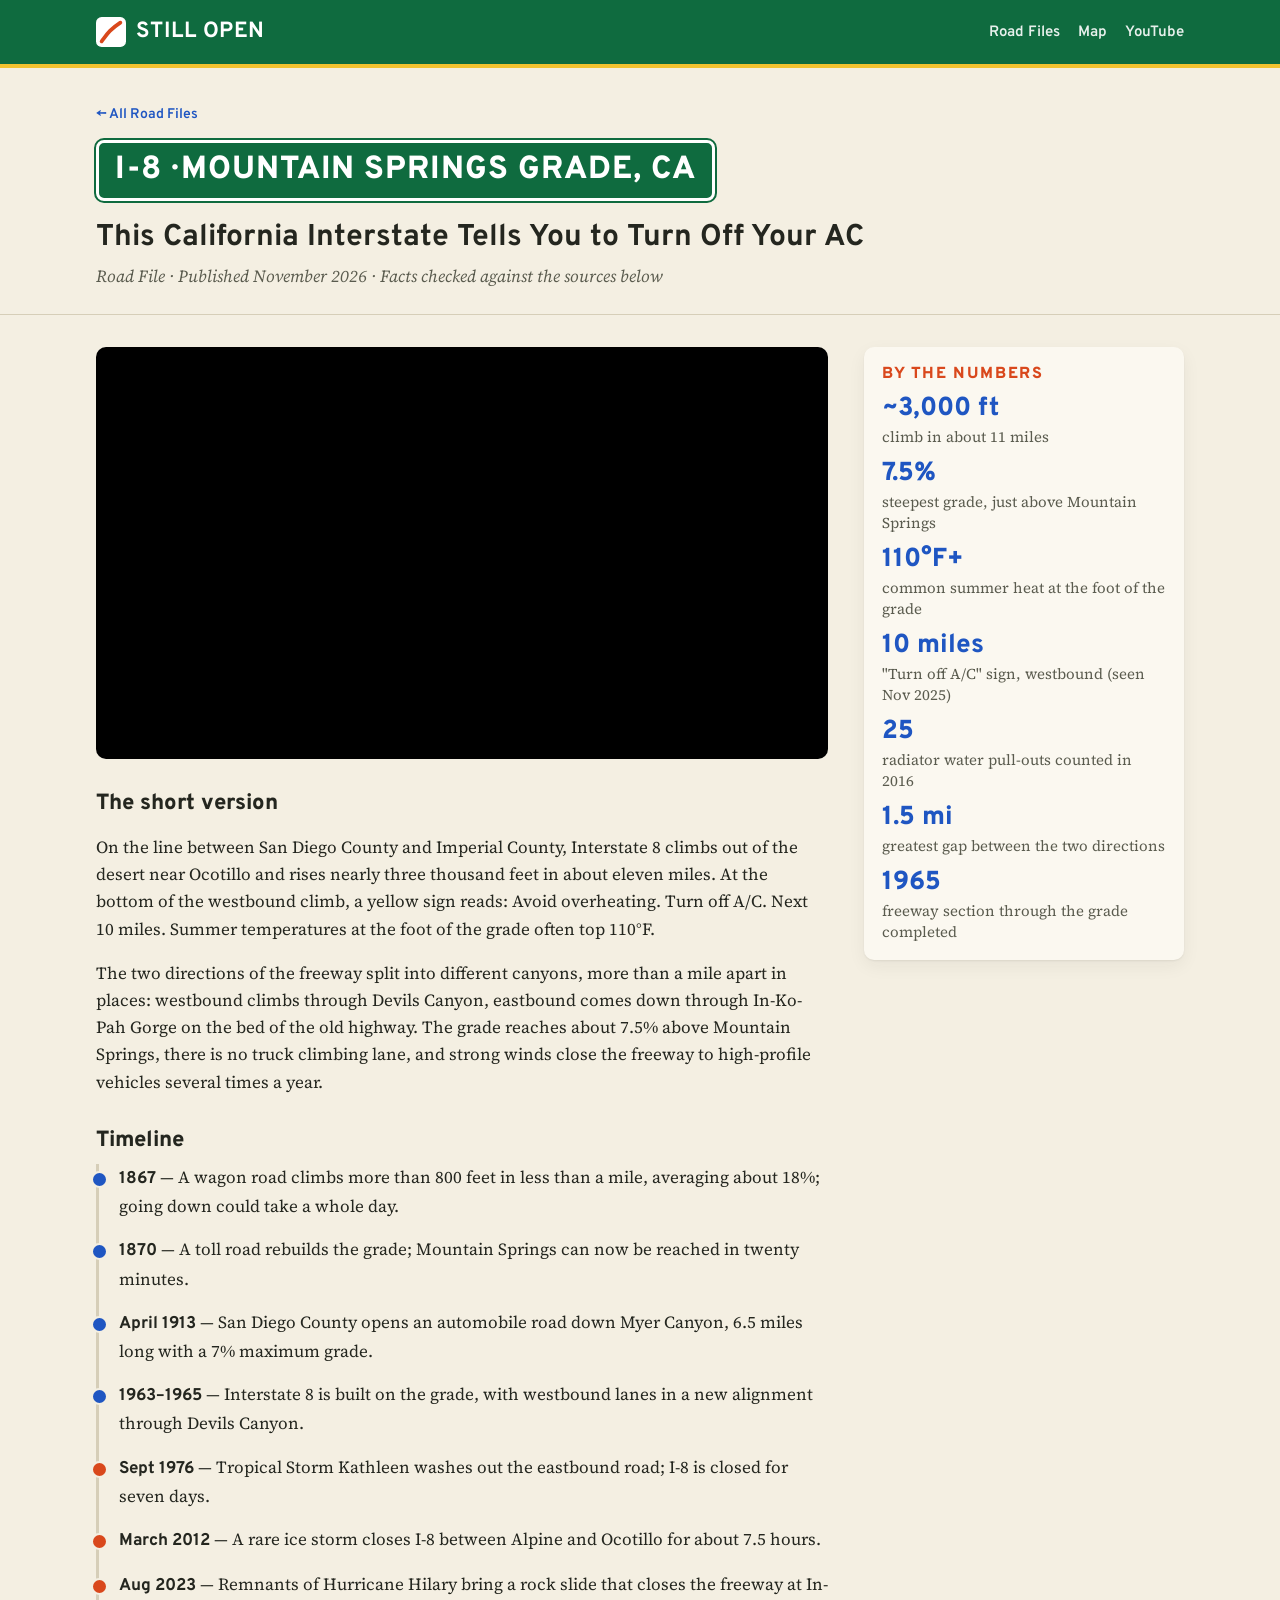
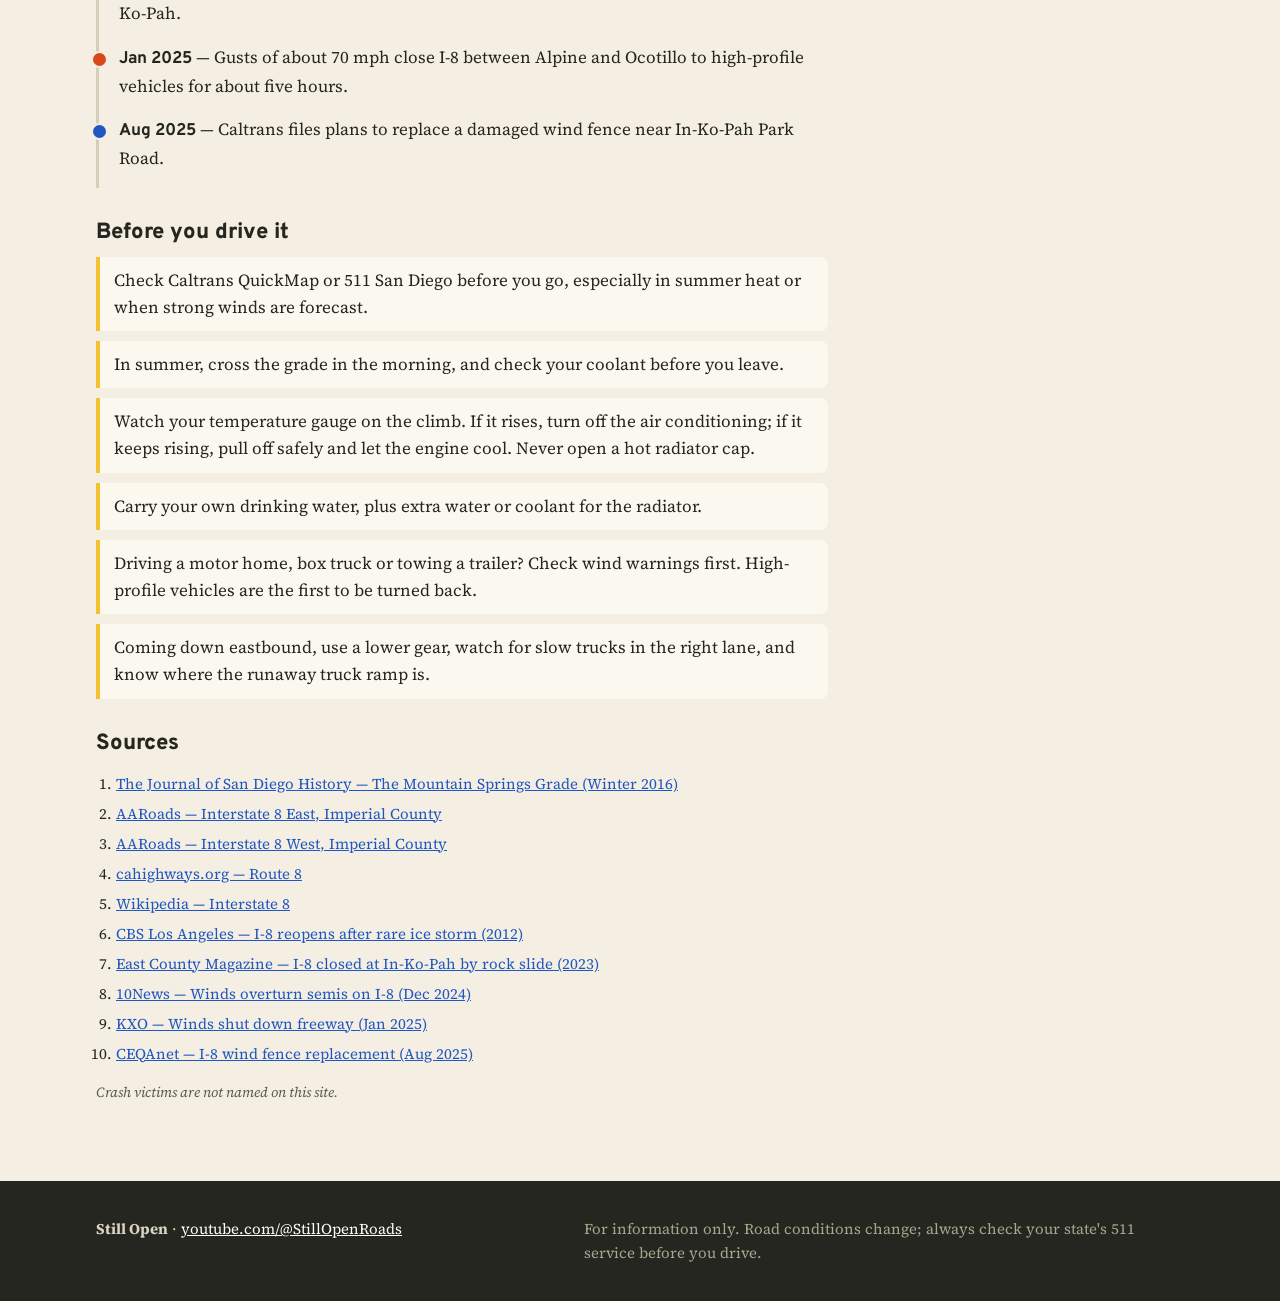
<file: roads/i-8-mountain-springs-grade.html>
<!doctype html>
<html lang="en">
<head>
<meta charset="utf-8">
<meta name="viewport" content="width=device-width,initial-scale=1">
<title>I-8 · Mountain Springs Grade, CA — Road File — Still Open</title>
<meta name="description" content="On the line between San Diego County and Imperial County, Interstate 8 climbs out of the desert near Ocotillo and rises nearly three thousand feet in about eleven miles. At the bottom of the westbound climb, a yellow sign reads: Avoid overheating. Turn off A/C. Next 10 miles. Summer temperatures…">
<link rel="canonical" href="https://stillopenroads.com/roads/i-8-mountain-springs-grade.html">
<meta property="og:type" content="article">
<meta property="og:title" content="This California Interstate Tells You to Turn Off Your AC">
<meta property="og:description" content="On the line between San Diego County and Imperial County, Interstate 8 climbs out of the desert near Ocotillo and rises nearly three thousand feet in about eleven miles. At the bottom of the westbound climb, a yellow sign reads: Avoid overheating. Turn off A/C. Next 10 miles. Summer temperatures…">
<meta property="og:image" content="https://i.ytimg.com/vi/0DOX4eI0Tg8/maxresdefault.jpg">
<meta property="og:url" content="https://stillopenroads.com/roads/i-8-mountain-springs-grade.html">
<meta name="twitter:card" content="summary_large_image">
<link rel="preconnect" href="https://fonts.googleapis.com">
<link rel="preconnect" href="https://fonts.gstatic.com" crossorigin>
<link href="https://fonts.googleapis.com/css2?family=Overpass:wght@600;700;800&family=Source+Serif+4:ital,wght@0,400;0,600;1,400&display=swap" rel="stylesheet">
<link rel="stylesheet" href="../style.css">
<link rel="icon" href="data:image/svg+xml,%3Csvg xmlns='http://www.w3.org/2000/svg' viewBox='0 0 32 32'%3E%3Crect width='32' height='32' rx='6' fill='%230f6b3f'/%3E%3Cpath d='M6 26 C12 18 14 14 26 6' stroke='%23f2c230' stroke-width='4' fill='none' stroke-linecap='round'/%3E%3C/svg%3E">
<script type="application/ld+json">{"@context": "https://schema.org", "@type": "VideoObject", "name": "This California Interstate Tells You to Turn Off Your AC", "description": "On the line between San Diego County and Imperial County, Interstate 8 climbs out of the desert near Ocotillo and rises nearly three thousand feet in about eleven miles. At the bottom of the westbound climb, a yellow sign reads: Avoid overheating. Turn off A/C. Next 10 miles. Summer temperatures at the foot of the grade often top 110\u00b0F. The two directions of the freeway split into different canyons, more than a mile apart in places: westbound climbs through Devils Canyon, eastbound comes down through In-Ko-Pah Gorge on the bed of the old highway. The grade reaches about 7.5% above Mountain Springs, there is no truck climbing lane, and strong winds close the freeway to high-profile vehicles several times a year.", "thumbnailUrl": ["https://i.ytimg.com/vi/0DOX4eI0Tg8/maxresdefault.jpg"], "uploadDate": "2026-11-27T12:00:00+00:00", "embedUrl": "https://www.youtube.com/embed/0DOX4eI0Tg8", "contentUrl": "https://www.youtube.com/watch?v=0DOX4eI0Tg8", "publisher": {"@type": "Organization", "name": "Still Open", "url": "https://stillopenroads.com"}}</script>
</head>
<body>
<header class="top">
  <div class="wrap">
    <a class="brand" href="../">
      <svg class="shield" viewBox="0 0 32 32" aria-hidden="true"><rect width="32" height="32" rx="6" fill="#fff"/><path d="M6 26 C12 18 14 14 26 6" stroke="#d9481c" stroke-width="4" fill="none" stroke-linecap="round"/></svg>
      STILL OPEN
    </a>
    <nav>
      <a href="../#roads">Road Files</a>
      <a href="../map.html">Map</a>
      <a href="https://www.youtube.com/@StillOpenRoads?sub_confirmation=1">YouTube</a>
    </nav>
  </div>
</header>

<section class="file-head">
  <div class="wrap">
    <div class="crumb"><a href="../#roads">← All Road Files</a></div>
    <div class="signplate">I-8 · Mountain Springs Grade, CA</div>
    <h1>This California Interstate Tells You to Turn Off Your AC</h1>
    <div class="meta">Road File · Published November 2026 · Facts checked against the sources below</div>
  </div>
</section>

<div class="wrap file-body">
  <main>
    <div class="embed" style="border-radius:10px;overflow:hidden">
      <iframe src="https://www.youtube-nocookie.com/embed/0DOX4eI0Tg8" title="This California Interstate Tells You to Turn Off Your AC" loading="lazy" allow="accelerometer; encrypted-media; gyroscope; picture-in-picture" allowfullscreen></iframe>
    </div>

    <h2>The short version</h2>
    <p>On the line between San Diego County and Imperial County, Interstate 8 climbs out of the desert near Ocotillo and rises nearly three thousand feet in about eleven miles. At the bottom of the westbound climb, a yellow sign reads: Avoid overheating. Turn off A/C. Next 10 miles. Summer temperatures at the foot of the grade often top 110°F.</p>
    <p>The two directions of the freeway split into different canyons, more than a mile apart in places: westbound climbs through Devils Canyon, eastbound comes down through In-Ko-Pah Gorge on the bed of the old highway. The grade reaches about 7.5% above Mountain Springs, there is no truck climbing lane, and strong winds close the freeway to high-profile vehicles several times a year.</p>

    <h2>Timeline</h2>
    <ul class="timeline">
      <li><b>1867</b> — A wagon road climbs more than 800 feet in less than a mile, averaging about 18%; going down could take a whole day.</li>
      <li><b>1870</b> — A toll road rebuilds the grade; Mountain Springs can now be reached in twenty minutes.</li>
      <li><b>April 1913</b> — San Diego County opens an automobile road down Myer Canyon, 6.5 miles long with a 7% maximum grade.</li>
      <li><b>1963–1965</b> — Interstate 8 is built on the grade, with westbound lanes in a new alignment through Devils Canyon.</li>
      <li class="alert"><b>Sept 1976</b> — Tropical Storm Kathleen washes out the eastbound road; I-8 is closed for seven days.</li>
      <li class="alert"><b>March 2012</b> — A rare ice storm closes I-8 between Alpine and Ocotillo for about 7.5 hours.</li>
      <li class="alert"><b>Aug 2023</b> — Remnants of Hurricane Hilary bring a rock slide that closes the freeway at In-Ko-Pah.</li>
      <li class="alert"><b>Jan 2025</b> — Gusts of about 70 mph close I-8 between Alpine and Ocotillo to high-profile vehicles for about five hours.</li>
      <li><b>Aug 2025</b> — Caltrans files plans to replace a damaged wind fence near In-Ko-Pah Park Road.</li>
    </ul>

    <h2>Before you drive it</h2>
    <ul class="tips">
      <li>Check Caltrans QuickMap or 511 San Diego before you go, especially in summer heat or when strong winds are forecast.</li>
      <li>In summer, cross the grade in the morning, and check your coolant before you leave.</li>
      <li>Watch your temperature gauge on the climb. If it rises, turn off the air conditioning; if it keeps rising, pull off safely and let the engine cool. Never open a hot radiator cap.</li>
      <li>Carry your own drinking water, plus extra water or coolant for the radiator.</li>
      <li>Driving a motor home, box truck or towing a trailer? Check wind warnings first. High-profile vehicles are the first to be turned back.</li>
      <li>Coming down eastbound, use a lower gear, watch for slow trucks in the right lane, and know where the runaway truck ramp is.</li>
    </ul>

    <h2>Sources</h2>
    <ol class="sources">
      <li><a href="https://sandiegohistory.org/journal/mountain-springs-grade-conquering-san-diegos-mountain-barrier-commerce-east/">The Journal of San Diego History — The Mountain Springs Grade (Winter 2016)</a></li>
      <li><a href="https://www.aaroads.com/california/i-008ed_ca.html">AARoads — Interstate 8 East, Imperial County</a></li>
      <li><a href="https://www.aaroads.com/california/i-008wb_ca.html">AARoads — Interstate 8 West, Imperial County</a></li>
      <li><a href="https://cahighways.org/ROUTE008.html">cahighways.org — Route 8</a></li>
      <li><a href="https://en.wikipedia.org/wiki/Interstate_8">Wikipedia — Interstate 8</a></li>
      <li><a href="https://www.cbsnews.com/losangeles/news/chp-reopens-interstate-8-after-rare-ice-storm-leaves-hundreds-of-cars-stranded/">CBS Los Angeles — I-8 reopens after rare ice storm (2012)</a></li>
      <li><a href="https://www.eastcountymagazine.org/node/40412">East County Magazine — I-8 closed at In-Ko-Pah by rock slide (2023)</a></li>
      <li><a href="https://www.10news.com/news/local-news/east-county-news/winds-overturn-semis-on-i-8-portion-closed-to-high-profile-vehicles-in-east-county">10News — Winds overturn semis on I-8 (Dec 2024)</a></li>
      <li><a href="https://kxoradio.com/index.php/news/14545-winds-shut-down-freeway">KXO — Winds shut down freeway (Jan 2025)</a></li>
      <li><a href="https://ceqanet.lci.ca.gov/2025081127">CEQAnet — I-8 wind fence replacement (Aug 2025)</a></li>
    </ol>
    <p class="note">Crash victims are not named on this site.</p>
  </main>

  <aside>
    <div class="facts">
      <h2>By the numbers</h2>
      <dl>
        <div><dt>~3,000 ft</dt><dd>climb in about 11 miles</dd></div>
        <div><dt>7.5%</dt><dd>steepest grade, just above Mountain Springs</dd></div>
        <div><dt>110°F+</dt><dd>common summer heat at the foot of the grade</dd></div>
        <div><dt>10 miles</dt><dd>&quot;Turn off A/C&quot; sign, westbound (seen Nov 2025)</dd></div>
        <div><dt>25</dt><dd>radiator water pull-outs counted in 2016</dd></div>
        <div><dt>1.5 mi</dt><dd>greatest gap between the two directions</dd></div>
        <div><dt>1965</dt><dd>freeway section through the grade completed</dd></div>
      </dl>
    </div>
  </aside>
</div>

<footer>
  <div class="wrap">
    <div><strong>Still Open</strong> · <a href="https://www.youtube.com/@StillOpenRoads">youtube.com/@StillOpenRoads</a></div>
    <div class="fine">For information only. Road conditions change; always check your state's 511 service before you drive.</div>
  </div>
</footer>
<!-- Cloudflare Web Analytics --><script type='module' src='https://static.cloudflareinsights.com/beacon.min.js' data-cf-beacon='{"token": "84f2dbed3598475ca9df2ff686326174"}'></script><!-- End Cloudflare Web Analytics -->
</body>
</html>
</file>
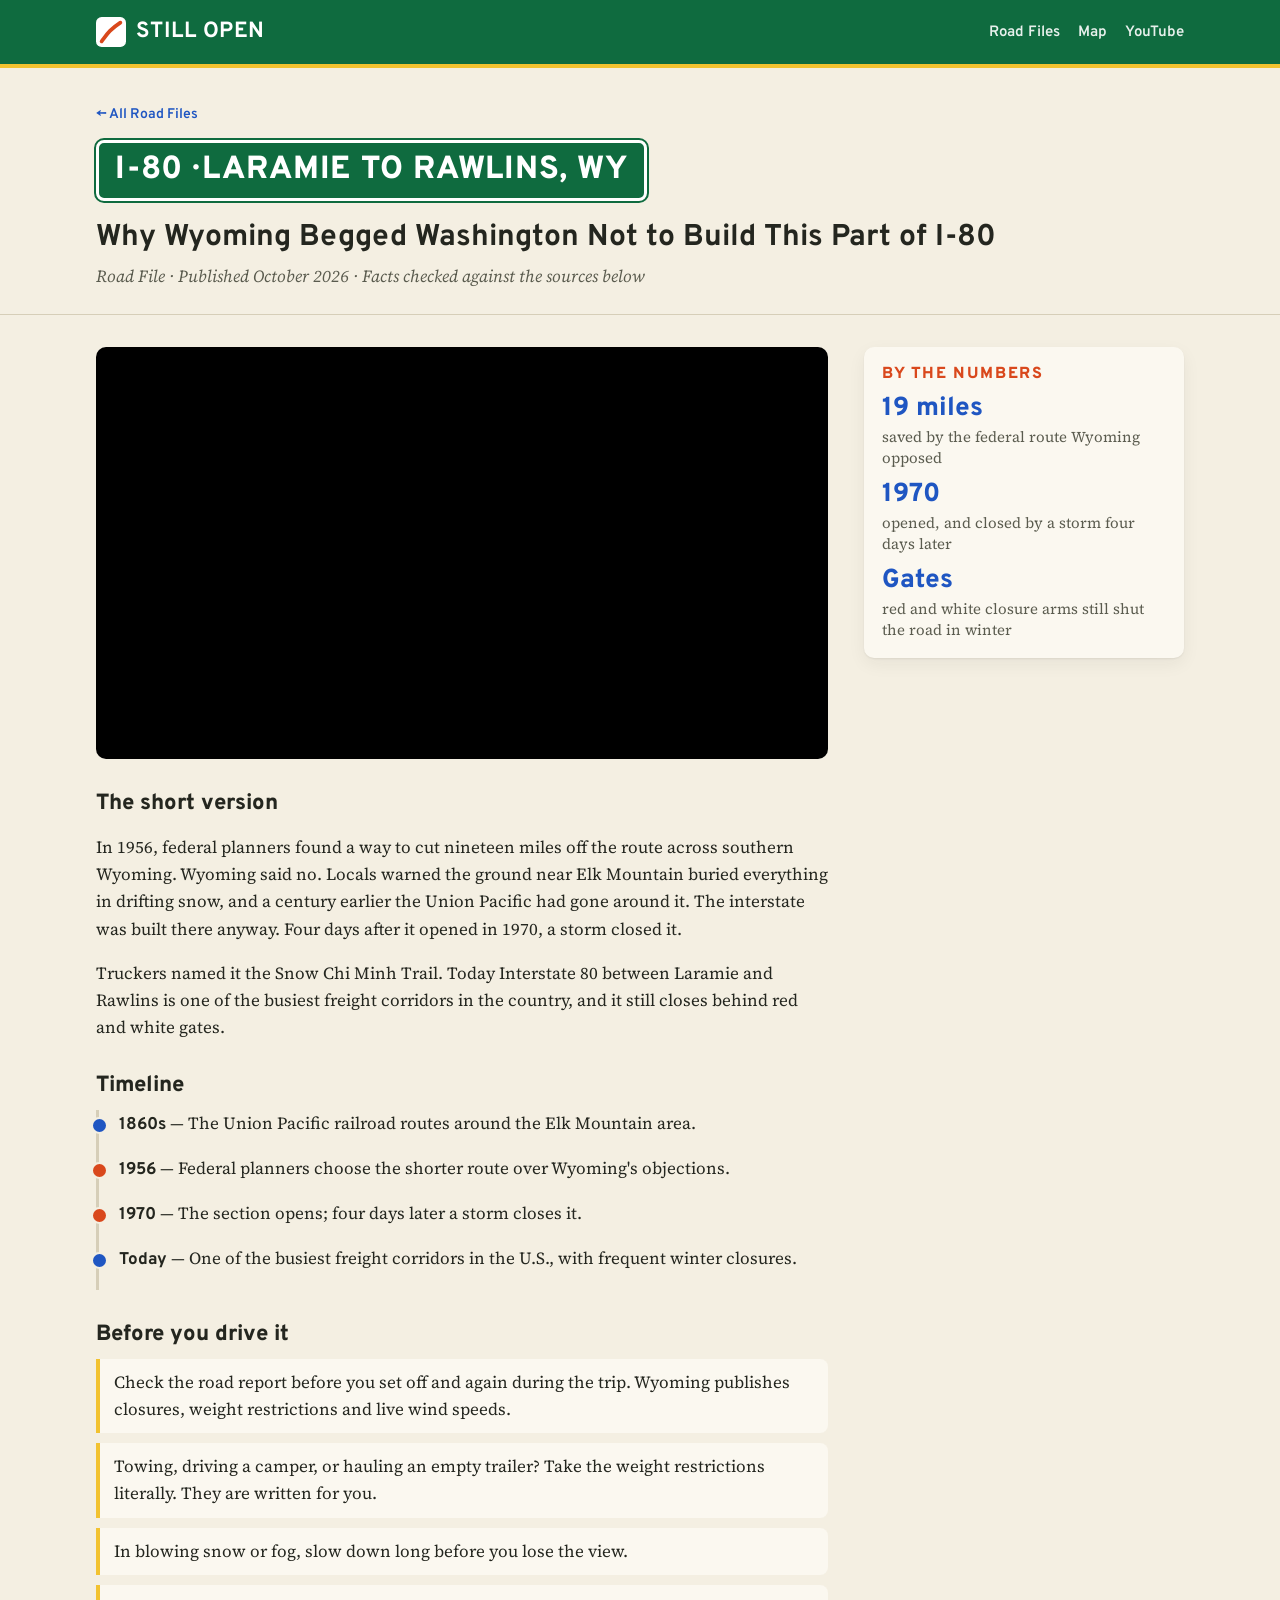
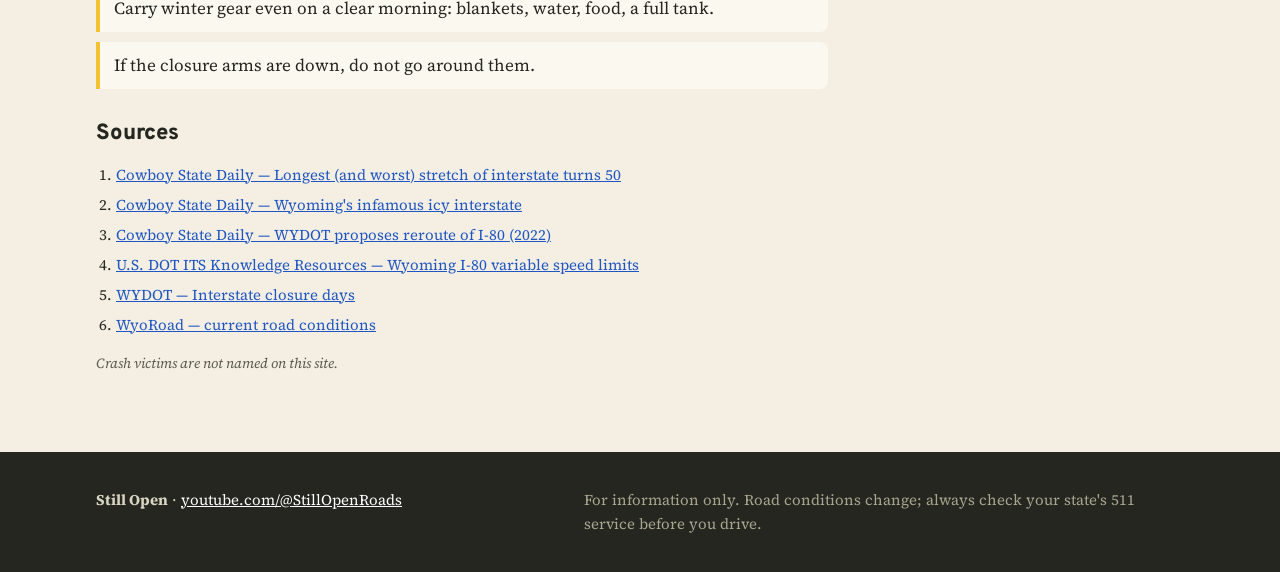
<file: roads/i-80-wyoming.html>
<!doctype html>
<html lang="en">
<head>
<meta charset="utf-8">
<meta name="viewport" content="width=device-width,initial-scale=1">
<title>I-80 · Laramie to Rawlins, WY — Road File — Still Open</title>
<meta name="description" content="In 1956, federal planners found a way to cut nineteen miles off the route across southern Wyoming. Wyoming said no. Locals warned the ground near Elk Mountain buried everything in drifting snow, and a century earlier the Union Pacific had gone around it. The interstate was built there anyway.…">
<link rel="canonical" href="https://stillopenroads.com/roads/i-80-wyoming.html">
<meta property="og:type" content="article">
<meta property="og:title" content="Why Wyoming Begged Washington Not to Build This Part of I-80">
<meta property="og:description" content="In 1956, federal planners found a way to cut nineteen miles off the route across southern Wyoming. Wyoming said no. Locals warned the ground near Elk Mountain buried everything in drifting snow, and a century earlier the Union Pacific had gone around it. The interstate was built there anyway.…">
<meta property="og:image" content="https://i.ytimg.com/vi/bf5qvXVqLKg/maxresdefault.jpg">
<meta property="og:url" content="https://stillopenroads.com/roads/i-80-wyoming.html">
<meta name="twitter:card" content="summary_large_image">
<link rel="preconnect" href="https://fonts.googleapis.com">
<link rel="preconnect" href="https://fonts.gstatic.com" crossorigin>
<link href="https://fonts.googleapis.com/css2?family=Overpass:wght@600;700;800&family=Source+Serif+4:ital,wght@0,400;0,600;1,400&display=swap" rel="stylesheet">
<link rel="stylesheet" href="../style.css">
<link rel="icon" href="data:image/svg+xml,%3Csvg xmlns='http://www.w3.org/2000/svg' viewBox='0 0 32 32'%3E%3Crect width='32' height='32' rx='6' fill='%230f6b3f'/%3E%3Cpath d='M6 26 C12 18 14 14 26 6' stroke='%23f2c230' stroke-width='4' fill='none' stroke-linecap='round'/%3E%3C/svg%3E">
<script type="application/ld+json">{"@context": "https://schema.org", "@type": "VideoObject", "name": "Why Wyoming Begged Washington Not to Build This Part of I-80", "description": "In 1956, federal planners found a way to cut nineteen miles off the route across southern Wyoming. Wyoming said no. Locals warned the ground near Elk Mountain buried everything in drifting snow, and a century earlier the Union Pacific had gone around it. The interstate was built there anyway. Four days after it opened in 1970, a storm closed it. Truckers named it the Snow Chi Minh Trail. Today Interstate 80 between Laramie and Rawlins is one of the busiest freight corridors in the country, and it still closes behind red and white gates.", "thumbnailUrl": ["https://i.ytimg.com/vi/bf5qvXVqLKg/maxresdefault.jpg"], "uploadDate": "2026-10-16T12:00:00+00:00", "embedUrl": "https://www.youtube.com/embed/bf5qvXVqLKg", "contentUrl": "https://www.youtube.com/watch?v=bf5qvXVqLKg", "publisher": {"@type": "Organization", "name": "Still Open", "url": "https://stillopenroads.com"}}</script>
</head>
<body>
<header class="top">
  <div class="wrap">
    <a class="brand" href="../">
      <svg class="shield" viewBox="0 0 32 32" aria-hidden="true"><rect width="32" height="32" rx="6" fill="#fff"/><path d="M6 26 C12 18 14 14 26 6" stroke="#d9481c" stroke-width="4" fill="none" stroke-linecap="round"/></svg>
      STILL OPEN
    </a>
    <nav>
      <a href="../#roads">Road Files</a>
      <a href="../map.html">Map</a>
      <a href="https://www.youtube.com/@StillOpenRoads?sub_confirmation=1">YouTube</a>
    </nav>
  </div>
</header>

<section class="file-head">
  <div class="wrap">
    <div class="crumb"><a href="../#roads">← All Road Files</a></div>
    <div class="signplate">I-80 · Laramie to Rawlins, WY</div>
    <h1>Why Wyoming Begged Washington Not to Build This Part of I-80</h1>
    <div class="meta">Road File · Published October 2026 · Facts checked against the sources below</div>
  </div>
</section>

<div class="wrap file-body">
  <main>
    <div class="embed" style="border-radius:10px;overflow:hidden">
      <iframe src="https://www.youtube-nocookie.com/embed/bf5qvXVqLKg" title="Why Wyoming Begged Washington Not to Build This Part of I-80" loading="lazy" allow="accelerometer; encrypted-media; gyroscope; picture-in-picture" allowfullscreen></iframe>
    </div>

    <h2>The short version</h2>
    <p>In 1956, federal planners found a way to cut nineteen miles off the route across southern Wyoming. Wyoming said no. Locals warned the ground near Elk Mountain buried everything in drifting snow, and a century earlier the Union Pacific had gone around it. The interstate was built there anyway. Four days after it opened in 1970, a storm closed it.</p>
    <p>Truckers named it the Snow Chi Minh Trail. Today Interstate 80 between Laramie and Rawlins is one of the busiest freight corridors in the country, and it still closes behind red and white gates.</p>

    <h2>Timeline</h2>
    <ul class="timeline">
      <li><b>1860s</b> — The Union Pacific railroad routes around the Elk Mountain area.</li>
      <li class="alert"><b>1956</b> — Federal planners choose the shorter route over Wyoming&#x27;s objections.</li>
      <li class="alert"><b>1970</b> — The section opens; four days later a storm closes it.</li>
      <li><b>Today</b> — One of the busiest freight corridors in the U.S., with frequent winter closures.</li>
    </ul>

    <h2>Before you drive it</h2>
    <ul class="tips">
      <li>Check the road report before you set off and again during the trip. Wyoming publishes closures, weight restrictions and live wind speeds.</li>
      <li>Towing, driving a camper, or hauling an empty trailer? Take the weight restrictions literally. They are written for you.</li>
      <li>In blowing snow or fog, slow down long before you lose the view.</li>
      <li>Carry winter gear even on a clear morning: blankets, water, food, a full tank.</li>
      <li>If the closure arms are down, do not go around them.</li>
    </ul>

    <h2>Sources</h2>
    <ol class="sources">
      <li><a href="https://cowboystatedaily.com/2020/10/23/longest-and-worst-stretch-of-interstate-in-u-s-turns-50">Cowboy State Daily — Longest (and worst) stretch of interstate turns 50</a></li>
      <li><a href="https://cowboystatedaily.com/2019/11/25/wyomings-infamous-icy-interstate-inspires-book-innovation-and-preparation">Cowboy State Daily — Wyoming&#x27;s infamous icy interstate</a></li>
      <li><a href="https://cowboystatedaily.com/2022/01/30/wydot-proposes-reroute-of-i-80-to-avoid-winter-closures/">Cowboy State Daily — WYDOT proposes reroute of I-80 (2022)</a></li>
      <li><a href="https://www.itskrs.its.dot.gov/2011-b00733">U.S. DOT ITS Knowledge Resources — Wyoming I-80 variable speed limits</a></li>
      <li><a href="https://www.dot.state.wy.us/files/live/sites/wydot/files/shared/Public%20Affairs/Closure-Data/Interstate%20Closure%20Days%20-%20Sheet1.pdf">WYDOT — Interstate closure days</a></li>
      <li><a href="https://www.wyoroad.info/highway/conditions/Dist1.html">WyoRoad — current road conditions</a></li>
    </ol>
    <p class="note">Crash victims are not named on this site.</p>
  </main>

  <aside>
    <div class="facts">
      <h2>By the numbers</h2>
      <dl>
        <div><dt>19 miles</dt><dd>saved by the federal route Wyoming opposed</dd></div>
        <div><dt>1970</dt><dd>opened, and closed by a storm four days later</dd></div>
        <div><dt>Gates</dt><dd>red and white closure arms still shut the road in winter</dd></div>
      </dl>
    </div>
  </aside>
</div>

<footer>
  <div class="wrap">
    <div><strong>Still Open</strong> · <a href="https://www.youtube.com/@StillOpenRoads">youtube.com/@StillOpenRoads</a></div>
    <div class="fine">For information only. Road conditions change; always check your state's 511 service before you drive.</div>
  </div>
</footer>
<!-- Cloudflare Web Analytics --><script type='module' src='https://static.cloudflareinsights.com/beacon.min.js' data-cf-beacon='{"token": "84f2dbed3598475ca9df2ff686326174"}'></script><!-- End Cloudflare Web Analytics -->
</body>
</html>
</file>
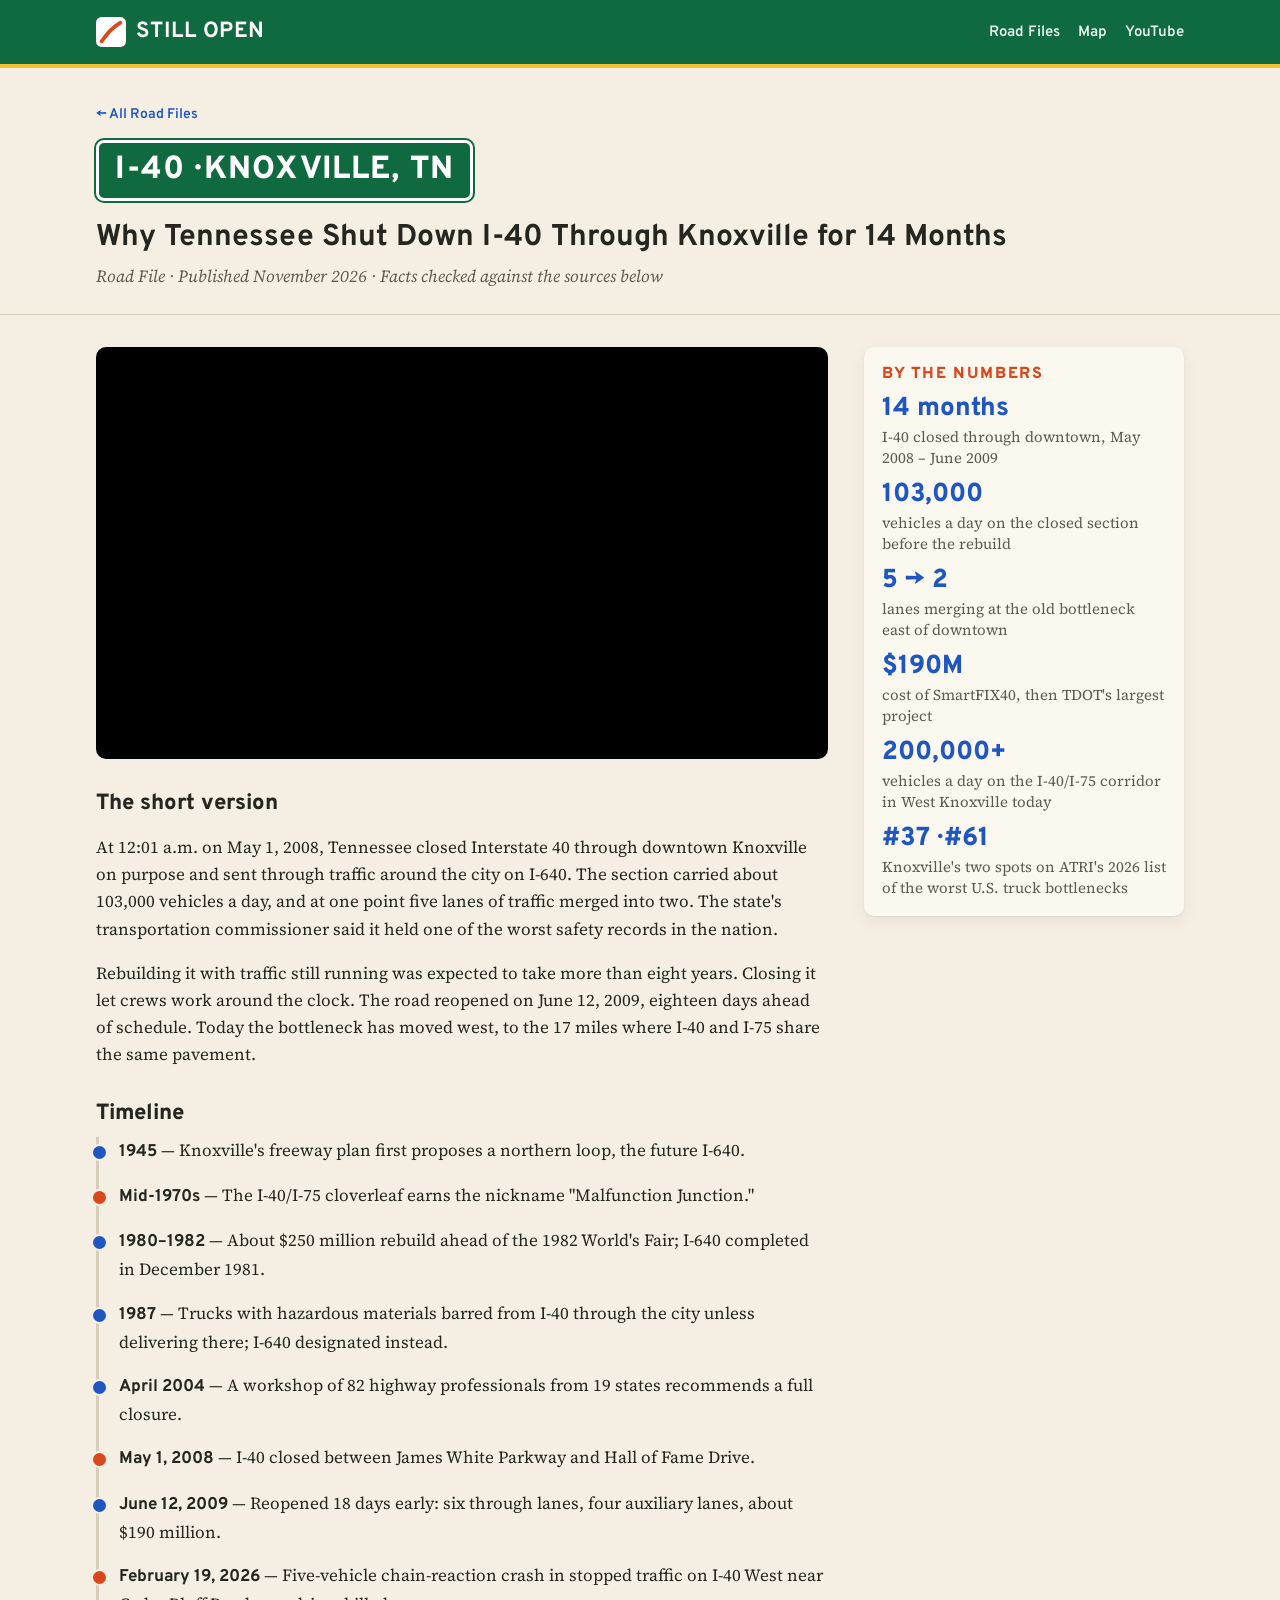
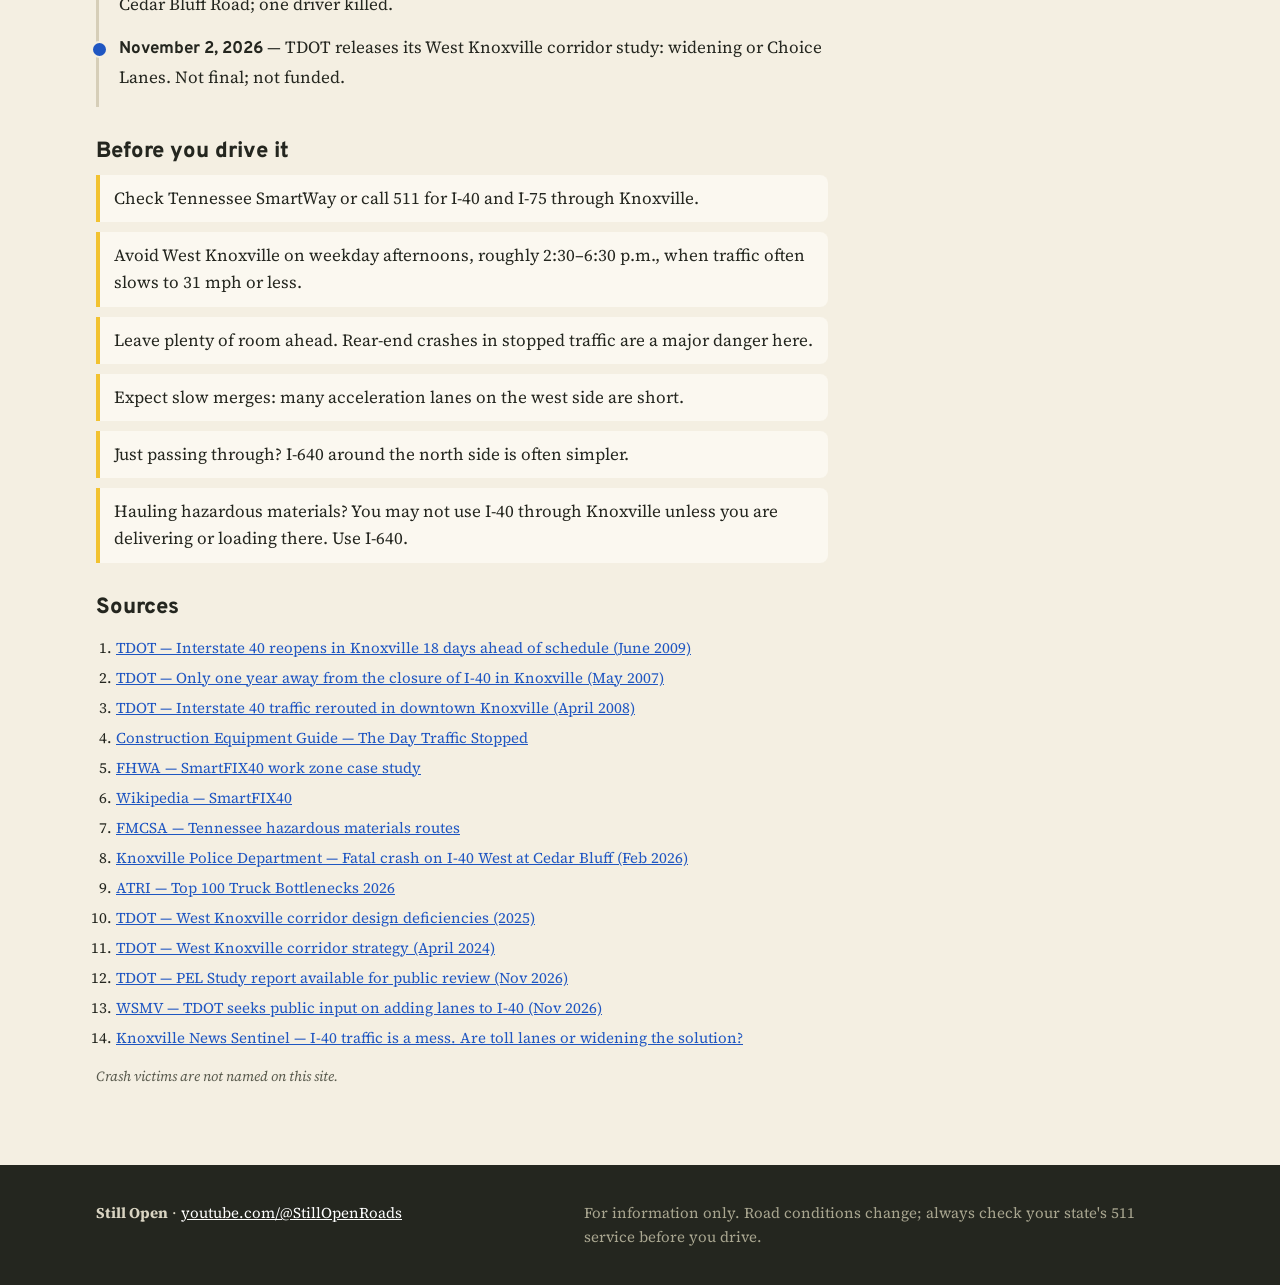
<file: roads/knoxville-i40.html>
<!doctype html>
<html lang="en">
<head>
<meta charset="utf-8">
<meta name="viewport" content="width=device-width,initial-scale=1">
<title>I-40 Through Knoxville — Road File — Still Open</title>
<meta name="description" content="Why Tennessee shut down I-40 through downtown Knoxville for 14 months, and why the I-40/I-75 corridor west of the city is still one of the state's worst bottlenecks. Facts, timeline, driving tips and every source.">
<link rel="preconnect" href="https://fonts.googleapis.com">
<link rel="preconnect" href="https://fonts.gstatic.com" crossorigin>
<link href="https://fonts.googleapis.com/css2?family=Overpass:wght@600;700;800&family=Source+Serif+4:ital,wght@0,400;0,600;1,400&display=swap" rel="stylesheet">
<link rel="canonical" href="https://stillopenroads.com/roads/knoxville-i40.html">
<meta property="og:title" content="Why Tennessee Shut Down I-40 Through Knoxville for 14 Months">
<meta property="og:image" content="https://i.ytimg.com/vi/jQKlTL430FY/maxresdefault.jpg">
<link rel="stylesheet" href="../style.css">
<link rel="icon" href="data:image/svg+xml,%3Csvg xmlns='http://www.w3.org/2000/svg' viewBox='0 0 32 32'%3E%3Crect width='32' height='32' rx='6' fill='%230f6b3f'/%3E%3Cpath d='M6 26 C12 18 14 14 26 6' stroke='%23f2c230' stroke-width='4' fill='none' stroke-linecap='round'/%3E%3C/svg%3E">
</head>
<body>
<header class="top">
  <div class="wrap">
    <a class="brand" href="../">
      <svg class="shield" viewBox="0 0 32 32" aria-hidden="true"><rect width="32" height="32" rx="6" fill="#fff"/><path d="M6 26 C12 18 14 14 26 6" stroke="#d9481c" stroke-width="4" fill="none" stroke-linecap="round"/></svg>
      STILL OPEN
    </a>
    <nav>
      <a href="../#roads">Road Files</a>
      <a href="../map.html">Map</a>
      <a href="https://www.youtube.com/@StillOpenRoads?sub_confirmation=1">YouTube</a>
    </nav>
  </div>
</header>

<section class="file-head">
  <div class="wrap">
    <div class="crumb"><a href="../#roads">← All Road Files</a></div>
    <div class="signplate">I-40 · Knoxville, TN</div>
    <h1>Why Tennessee Shut Down I-40 Through Knoxville for 14 Months</h1>
    <div class="meta">Road File · Published November 2026 · Facts checked against the sources below</div>
  </div>
</section>

<div class="wrap file-body">
  <main>
    <div class="embed" style="border-radius:10px;overflow:hidden">
      <iframe src="https://www.youtube-nocookie.com/embed/jQKlTL430FY" title="Why Tennessee Shut Down I-40 Through Knoxville for 14 Months" loading="lazy" allow="accelerometer; encrypted-media; gyroscope; picture-in-picture" allowfullscreen></iframe>
    </div>

    <h2>The short version</h2>
    <p>At 12:01 a.m. on May 1, 2008, Tennessee closed Interstate 40 through downtown Knoxville on purpose and sent through traffic around the city on I-640. The section carried about 103,000 vehicles a day, and at one point five lanes of traffic merged into two. The state's transportation commissioner said it held one of the worst safety records in the nation.</p>
    <p>Rebuilding it with traffic still running was expected to take more than eight years. Closing it let crews work around the clock. The road reopened on June 12, 2009, eighteen days ahead of schedule. Today the bottleneck has moved west, to the 17 miles where I-40 and I-75 share the same pavement.</p>

    <h2>Timeline</h2>
    <ul class="timeline">
      <li><b>1945</b> — Knoxville's freeway plan first proposes a northern loop, the future I-640.</li>
      <li class="alert"><b>Mid-1970s</b> — The I-40/I-75 cloverleaf earns the nickname "Malfunction Junction."</li>
      <li><b>1980–1982</b> — About $250 million rebuild ahead of the 1982 World's Fair; I-640 completed in December 1981.</li>
      <li><b>1987</b> — Trucks with hazardous materials barred from I-40 through the city unless delivering there; I-640 designated instead.</li>
      <li><b>April 2004</b> — A workshop of 82 highway professionals from 19 states recommends a full closure.</li>
      <li class="alert"><b>May 1, 2008</b> — I-40 closed between James White Parkway and Hall of Fame Drive.</li>
      <li><b>June 12, 2009</b> — Reopened 18 days early: six through lanes, four auxiliary lanes, about $190 million.</li>
      <li class="alert"><b>February 19, 2026</b> — Five-vehicle chain-reaction crash in stopped traffic on I-40 West near Cedar Bluff Road; one driver killed.</li>
      <li><b>November 2, 2026</b> — TDOT releases its West Knoxville corridor study: widening or Choice Lanes. Not final; not funded.</li>
    </ul>

    <h2>Before you drive it</h2>
    <ul class="tips">
      <li>Check Tennessee SmartWay or call 511 for I-40 and I-75 through Knoxville.</li>
      <li>Avoid West Knoxville on weekday afternoons, roughly 2:30–6:30 p.m., when traffic often slows to 31 mph or less.</li>
      <li>Leave plenty of room ahead. Rear-end crashes in stopped traffic are a major danger here.</li>
      <li>Expect slow merges: many acceleration lanes on the west side are short.</li>
      <li>Just passing through? I-640 around the north side is often simpler.</li>
      <li>Hauling hazardous materials? You may not use I-40 through Knoxville unless you are delivering or loading there. Use I-640.</li>
    </ul>

    <h2>Sources</h2>
    <ol class="sources">
      <li><a href="https://tn.gov/news/2009/6/12/interstate-40-reopens-in-knoxville-18-days-ahead-of-schedule.html">TDOT — Interstate 40 reopens in Knoxville 18 days ahead of schedule (June 2009)</a></li>
      <li><a href="https://www.tn.gov/news/2007/5/1/only-one-year-away-from-the-closure-of-i-40-in-knoxville.html">TDOT — Only one year away from the closure of I-40 in Knoxville (May 2007)</a></li>
      <li><a href="https://www.tn.gov/news/2008/4/29/interstate-40-traffic-rerouted-in-downtown-knoxville.html">TDOT — Interstate 40 traffic rerouted in downtown Knoxville (April 2008)</a></li>
      <li><a href="https://www.constructionequipmentguide.com/the-day-traffic-stopped/10590">Construction Equipment Guide — The Day Traffic Stopped</a></li>
      <li><a href="https://rosap.ntl.bts.gov/view/dot/41214/dot_41214_DS1.pdf">FHWA — SmartFIX40 work zone case study</a></li>
      <li><a href="https://en.wikipedia.org/wiki/SmartFIX40">Wikipedia — SmartFIX40</a></li>
      <li><a href="https://www.fmcsa.dot.gov/sites/fmcsa.dot.gov/files/2024-04/Tennessee0424.pdf">FMCSA — Tennessee hazardous materials routes</a></li>
      <li><a href="https://knoxvilletnpolice.gov/2026/02/fatal-crash-on-i-40-west-at-cedar-bluff-under-investigation/">Knoxville Police Department — Fatal crash on I-40 West at Cedar Bluff (Feb 2026)</a></li>
      <li><a href="https://truckingresearch.org/2026/02/top-100-truck-bottlenecks-2026/">ATRI — Top 100 Truck Bottlenecks 2026</a></li>
      <li><a href="https://www.tn.gov/content/dam/tn/tdot/infoonprojectsregion1/west-knoxville-corridor/135382.00_I40I75_WKC%20PEL%20Study_Existing%20Conditions%20-%20Design%20Deficiencies%20(2025).pdf">TDOT — West Knoxville corridor design deficiencies (2025)</a></li>
      <li><a href="https://tn.gov/tdot/news/2024/4/5/tdot-announces-west-knoxville-corridor-strategy.html">TDOT — West Knoxville corridor strategy (April 2024)</a></li>
      <li><a href="https://www.tn.gov/tdot/news/2026/11/2/i-40-i-75-west-knoxville-corridor-pel-study-report-available-for-public-review-and-comment.html">TDOT — PEL Study report available for public review (Nov 2026)</a></li>
      <li><a href="https://www.wsmv.com/2026/11/18/tdot-seeks-public-input-adding-lanes-i-40-west-knoxville/">WSMV — TDOT seeks public input on adding lanes to I-40 (Nov 2026)</a></li>
      <li><a href="https://www.aol.com/articles/40-traffic-mess-toll-lanes-100257809.html">Knoxville News Sentinel — I-40 traffic is a mess. Are toll lanes or widening the solution?</a></li>
    </ol>
    <p class="note">Crash victims are not named on this site.</p>
  </main>

  <aside>
    <div class="facts">
      <h2>By the numbers</h2>
      <dl>
        <div><dt>14 months</dt><dd>I-40 closed through downtown, May 2008 – June 2009</dd></div>
        <div><dt>103,000</dt><dd>vehicles a day on the closed section before the rebuild</dd></div>
        <div><dt>5 → 2</dt><dd>lanes merging at the old bottleneck east of downtown</dd></div>
        <div><dt>$190M</dt><dd>cost of SmartFIX40, then TDOT's largest project</dd></div>
        <div><dt>200,000+</dt><dd>vehicles a day on the I-40/I-75 corridor in West Knoxville today</dd></div>
        <div><dt>#37 · #61</dt><dd>Knoxville's two spots on ATRI's 2026 list of the worst U.S. truck bottlenecks</dd></div>
      </dl>
    </div>
  </aside>
</div>

<footer>
  <div class="wrap">
    <div><strong>Still Open</strong> · <a href="https://www.youtube.com/@StillOpenRoads">youtube.com/@StillOpenRoads</a></div>
    <div class="fine">For information only. Road conditions change; always check your state's 511 service before you drive.</div>
  </div>
</footer>
<!-- Cloudflare Web Analytics --><script type='module' src='https://static.cloudflareinsights.com/beacon.min.js' data-cf-beacon='{"token": "84f2dbed3598475ca9df2ff686326174"}'></script><!-- End Cloudflare Web Analytics -->
</body>
</html>
</file>
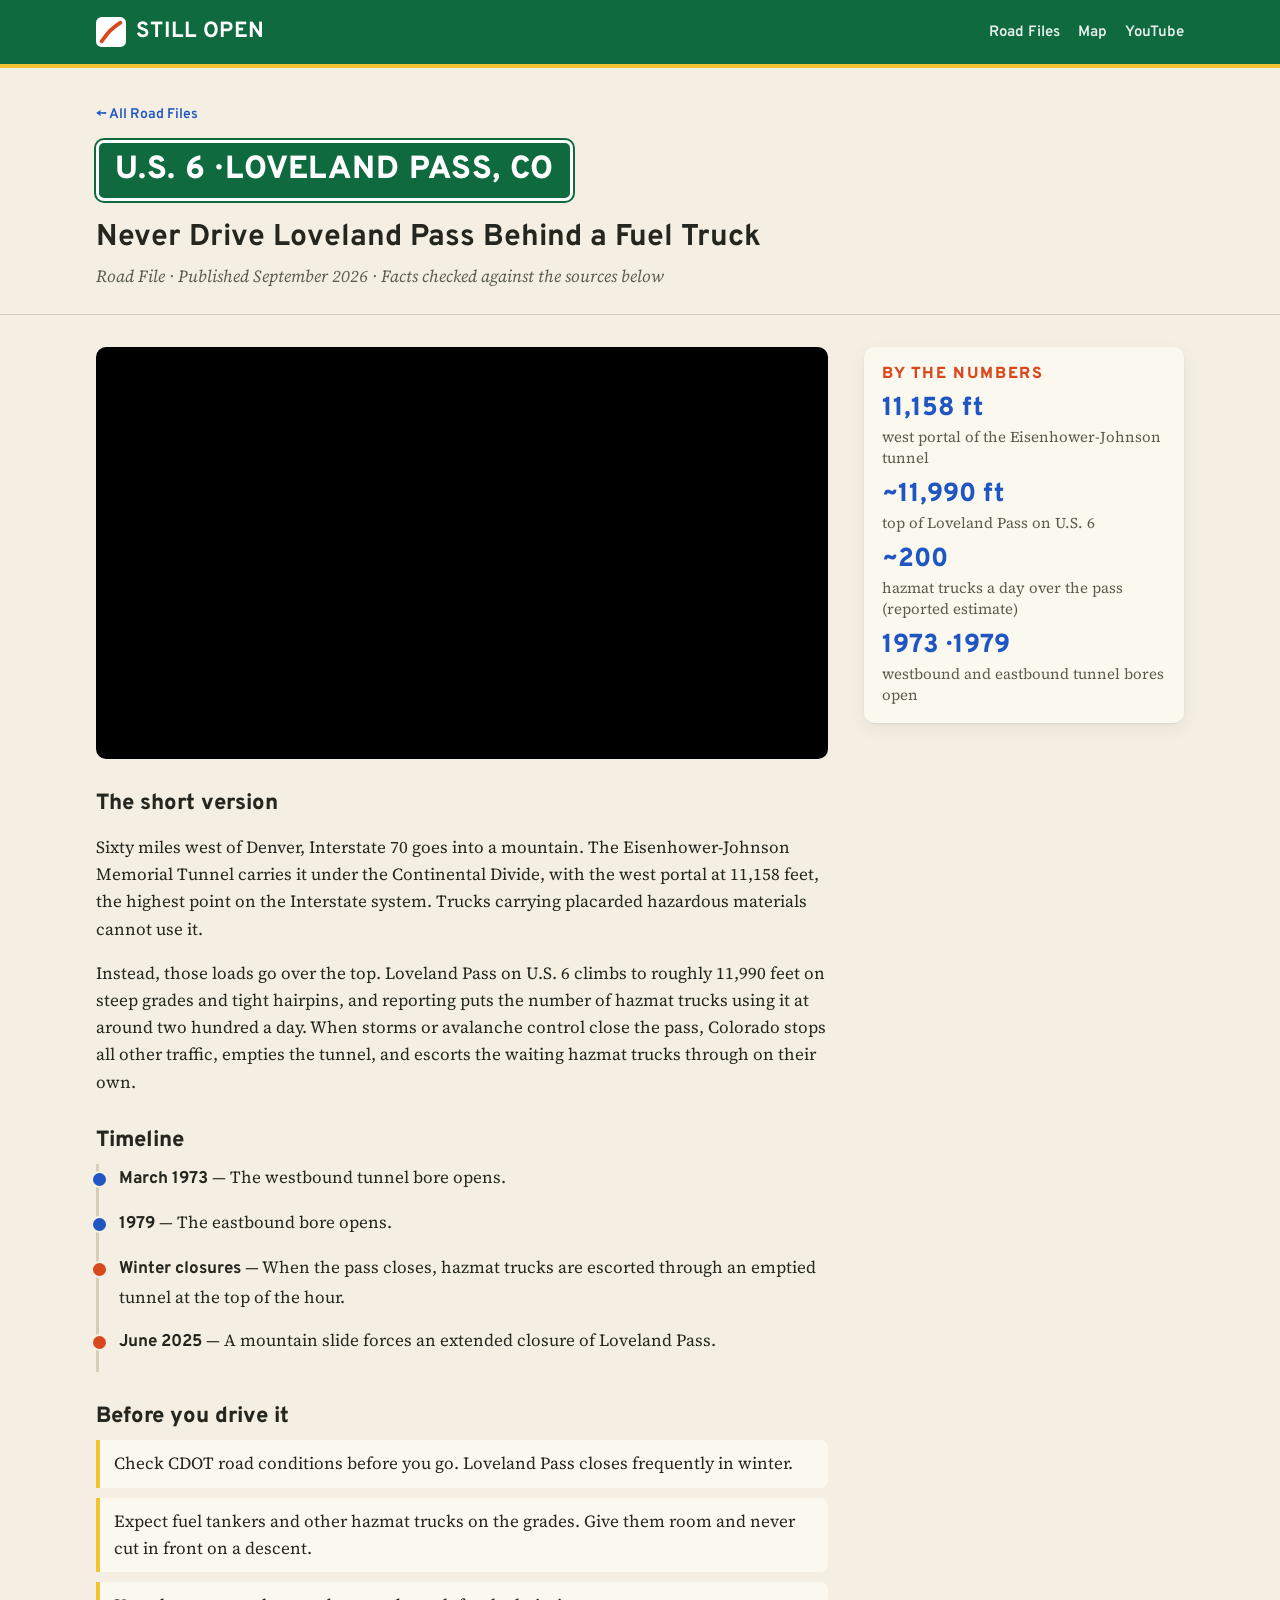
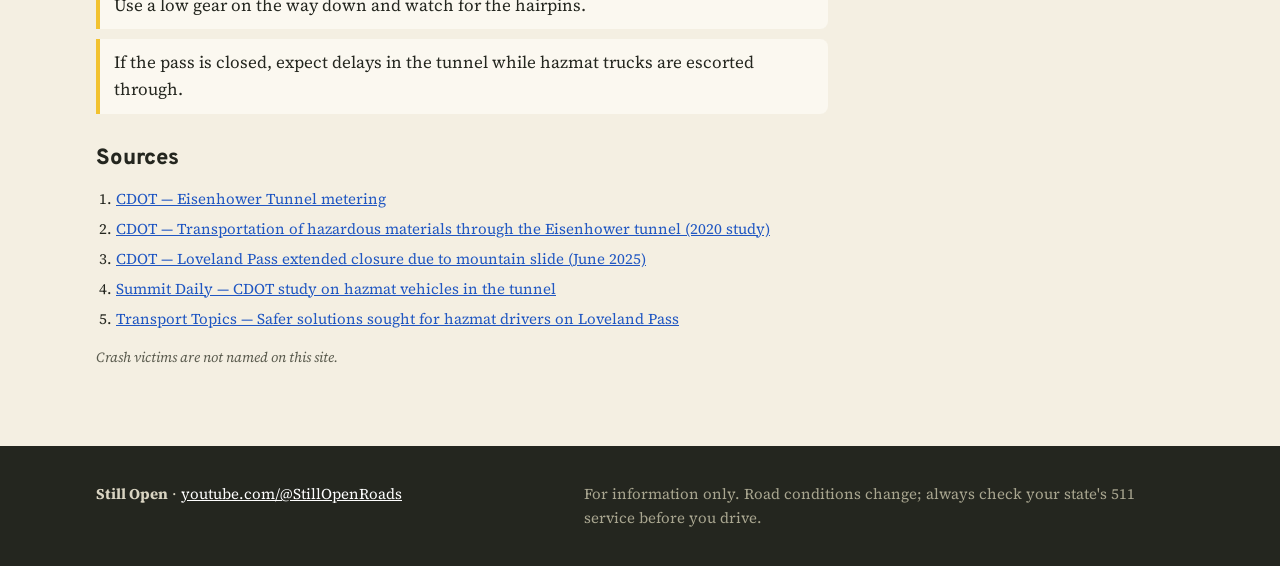
<file: roads/loveland-pass.html>
<!doctype html>
<html lang="en">
<head>
<meta charset="utf-8">
<meta name="viewport" content="width=device-width,initial-scale=1">
<title>U.S. 6 · Loveland Pass, CO — Road File — Still Open</title>
<meta name="description" content="Sixty miles west of Denver, Interstate 70 goes into a mountain. The Eisenhower-Johnson Memorial Tunnel carries it under the Continental Divide, with the west portal at 11,158 feet, the highest point on the Interstate system. Trucks carrying placarded hazardous materials cannot use it.">
<link rel="canonical" href="https://stillopenroads.com/roads/loveland-pass.html">
<meta property="og:type" content="article">
<meta property="og:title" content="Never Drive Loveland Pass Behind a Fuel Truck">
<meta property="og:description" content="Sixty miles west of Denver, Interstate 70 goes into a mountain. The Eisenhower-Johnson Memorial Tunnel carries it under the Continental Divide, with the west portal at 11,158 feet, the highest point on the Interstate system. Trucks carrying placarded hazardous materials cannot use it.">
<meta property="og:image" content="https://i.ytimg.com/vi/Fu809im7q6E/maxresdefault.jpg">
<meta property="og:url" content="https://stillopenroads.com/roads/loveland-pass.html">
<meta name="twitter:card" content="summary_large_image">
<link rel="preconnect" href="https://fonts.googleapis.com">
<link rel="preconnect" href="https://fonts.gstatic.com" crossorigin>
<link href="https://fonts.googleapis.com/css2?family=Overpass:wght@600;700;800&family=Source+Serif+4:ital,wght@0,400;0,600;1,400&display=swap" rel="stylesheet">
<link rel="stylesheet" href="../style.css">
<link rel="icon" href="data:image/svg+xml,%3Csvg xmlns='http://www.w3.org/2000/svg' viewBox='0 0 32 32'%3E%3Crect width='32' height='32' rx='6' fill='%230f6b3f'/%3E%3Cpath d='M6 26 C12 18 14 14 26 6' stroke='%23f2c230' stroke-width='4' fill='none' stroke-linecap='round'/%3E%3C/svg%3E">
<script type="application/ld+json">{"@context": "https://schema.org", "@type": "VideoObject", "name": "Never Drive Loveland Pass Behind a Fuel Truck", "description": "Sixty miles west of Denver, Interstate 70 goes into a mountain. The Eisenhower-Johnson Memorial Tunnel carries it under the Continental Divide, with the west portal at 11,158 feet, the highest point on the Interstate system. Trucks carrying placarded hazardous materials cannot use it. Instead, those loads go over the top. Loveland Pass on U.S. 6 climbs to roughly 11,990 feet on steep grades and tight hairpins, and reporting puts the number of hazmat trucks using it at around two hundred a day. When storms or avalanche control close the pass, Colorado stops all other traffic, empties the tunnel, and escorts the waiting hazmat trucks through on their own.", "thumbnailUrl": ["https://i.ytimg.com/vi/Fu809im7q6E/maxresdefault.jpg"], "uploadDate": "2026-09-22T12:00:00+00:00", "embedUrl": "https://www.youtube.com/embed/Fu809im7q6E", "contentUrl": "https://www.youtube.com/watch?v=Fu809im7q6E", "publisher": {"@type": "Organization", "name": "Still Open", "url": "https://stillopenroads.com"}}</script>
</head>
<body>
<header class="top">
  <div class="wrap">
    <a class="brand" href="../">
      <svg class="shield" viewBox="0 0 32 32" aria-hidden="true"><rect width="32" height="32" rx="6" fill="#fff"/><path d="M6 26 C12 18 14 14 26 6" stroke="#d9481c" stroke-width="4" fill="none" stroke-linecap="round"/></svg>
      STILL OPEN
    </a>
    <nav>
      <a href="../#roads">Road Files</a>
      <a href="../map.html">Map</a>
      <a href="https://www.youtube.com/@StillOpenRoads?sub_confirmation=1">YouTube</a>
    </nav>
  </div>
</header>

<section class="file-head">
  <div class="wrap">
    <div class="crumb"><a href="../#roads">← All Road Files</a></div>
    <div class="signplate">U.S. 6 · Loveland Pass, CO</div>
    <h1>Never Drive Loveland Pass Behind a Fuel Truck</h1>
    <div class="meta">Road File · Published September 2026 · Facts checked against the sources below</div>
  </div>
</section>

<div class="wrap file-body">
  <main>
    <div class="embed" style="border-radius:10px;overflow:hidden">
      <iframe src="https://www.youtube-nocookie.com/embed/Fu809im7q6E" title="Never Drive Loveland Pass Behind a Fuel Truck" loading="lazy" allow="accelerometer; encrypted-media; gyroscope; picture-in-picture" allowfullscreen></iframe>
    </div>

    <h2>The short version</h2>
    <p>Sixty miles west of Denver, Interstate 70 goes into a mountain. The Eisenhower-Johnson Memorial Tunnel carries it under the Continental Divide, with the west portal at 11,158 feet, the highest point on the Interstate system. Trucks carrying placarded hazardous materials cannot use it.</p>
    <p>Instead, those loads go over the top. Loveland Pass on U.S. 6 climbs to roughly 11,990 feet on steep grades and tight hairpins, and reporting puts the number of hazmat trucks using it at around two hundred a day. When storms or avalanche control close the pass, Colorado stops all other traffic, empties the tunnel, and escorts the waiting hazmat trucks through on their own.</p>

    <h2>Timeline</h2>
    <ul class="timeline">
      <li><b>March 1973</b> — The westbound tunnel bore opens.</li>
      <li><b>1979</b> — The eastbound bore opens.</li>
      <li class="alert"><b>Winter closures</b> — When the pass closes, hazmat trucks are escorted through an emptied tunnel at the top of the hour.</li>
      <li class="alert"><b>June 2025</b> — A mountain slide forces an extended closure of Loveland Pass.</li>
    </ul>

    <h2>Before you drive it</h2>
    <ul class="tips">
      <li>Check CDOT road conditions before you go. Loveland Pass closes frequently in winter.</li>
      <li>Expect fuel tankers and other hazmat trucks on the grades. Give them room and never cut in front on a descent.</li>
      <li>Use a low gear on the way down and watch for the hairpins.</li>
      <li>If the pass is closed, expect delays in the tunnel while hazmat trucks are escorted through.</li>
    </ul>

    <h2>Sources</h2>
    <ol class="sources">
      <li><a href="https://www.codot.gov/travel/eisenhower-tunnel/eisenhower-metering.html">CDOT — Eisenhower Tunnel metering</a></li>
      <li><a href="https://www.codot.gov/travel/ejmt/assets/ExecutiveSummaryHazMatStudy.pdf">CDOT — Transportation of hazardous materials through the Eisenhower tunnel (2020 study)</a></li>
      <li><a href="https://www.codot.gov/news/2025/june/loveland-pass-us6-extended-closure-due-to-mountain-slide">CDOT — Loveland Pass extended closure due to mountain slide (June 2025)</a></li>
      <li><a href="https://www.summitdaily.com/news/crime/cdot-releases-study-assessing-risks-of-hazmat-vehicles-in-eisenhower-tunnel/">Summit Daily — CDOT study on hazmat vehicles in the tunnel</a></li>
      <li><a href="https://ttnews.com/articles/safer-solutions-sought-hazmat-drivers-traveling-colorados-treacherous-loveland-pass">Transport Topics — Safer solutions sought for hazmat drivers on Loveland Pass</a></li>
    </ol>
    <p class="note">Crash victims are not named on this site.</p>
  </main>

  <aside>
    <div class="facts">
      <h2>By the numbers</h2>
      <dl>
        <div><dt>11,158 ft</dt><dd>west portal of the Eisenhower-Johnson tunnel</dd></div>
        <div><dt>~11,990 ft</dt><dd>top of Loveland Pass on U.S. 6</dd></div>
        <div><dt>~200</dt><dd>hazmat trucks a day over the pass (reported estimate)</dd></div>
        <div><dt>1973 · 1979</dt><dd>westbound and eastbound tunnel bores open</dd></div>
      </dl>
    </div>
  </aside>
</div>

<footer>
  <div class="wrap">
    <div><strong>Still Open</strong> · <a href="https://www.youtube.com/@StillOpenRoads">youtube.com/@StillOpenRoads</a></div>
    <div class="fine">For information only. Road conditions change; always check your state's 511 service before you drive.</div>
  </div>
</footer>
<!-- Cloudflare Web Analytics --><script type='module' src='https://static.cloudflareinsights.com/beacon.min.js' data-cf-beacon='{"token": "84f2dbed3598475ca9df2ff686326174"}'></script><!-- End Cloudflare Web Analytics -->
</body>
</html>
</file>
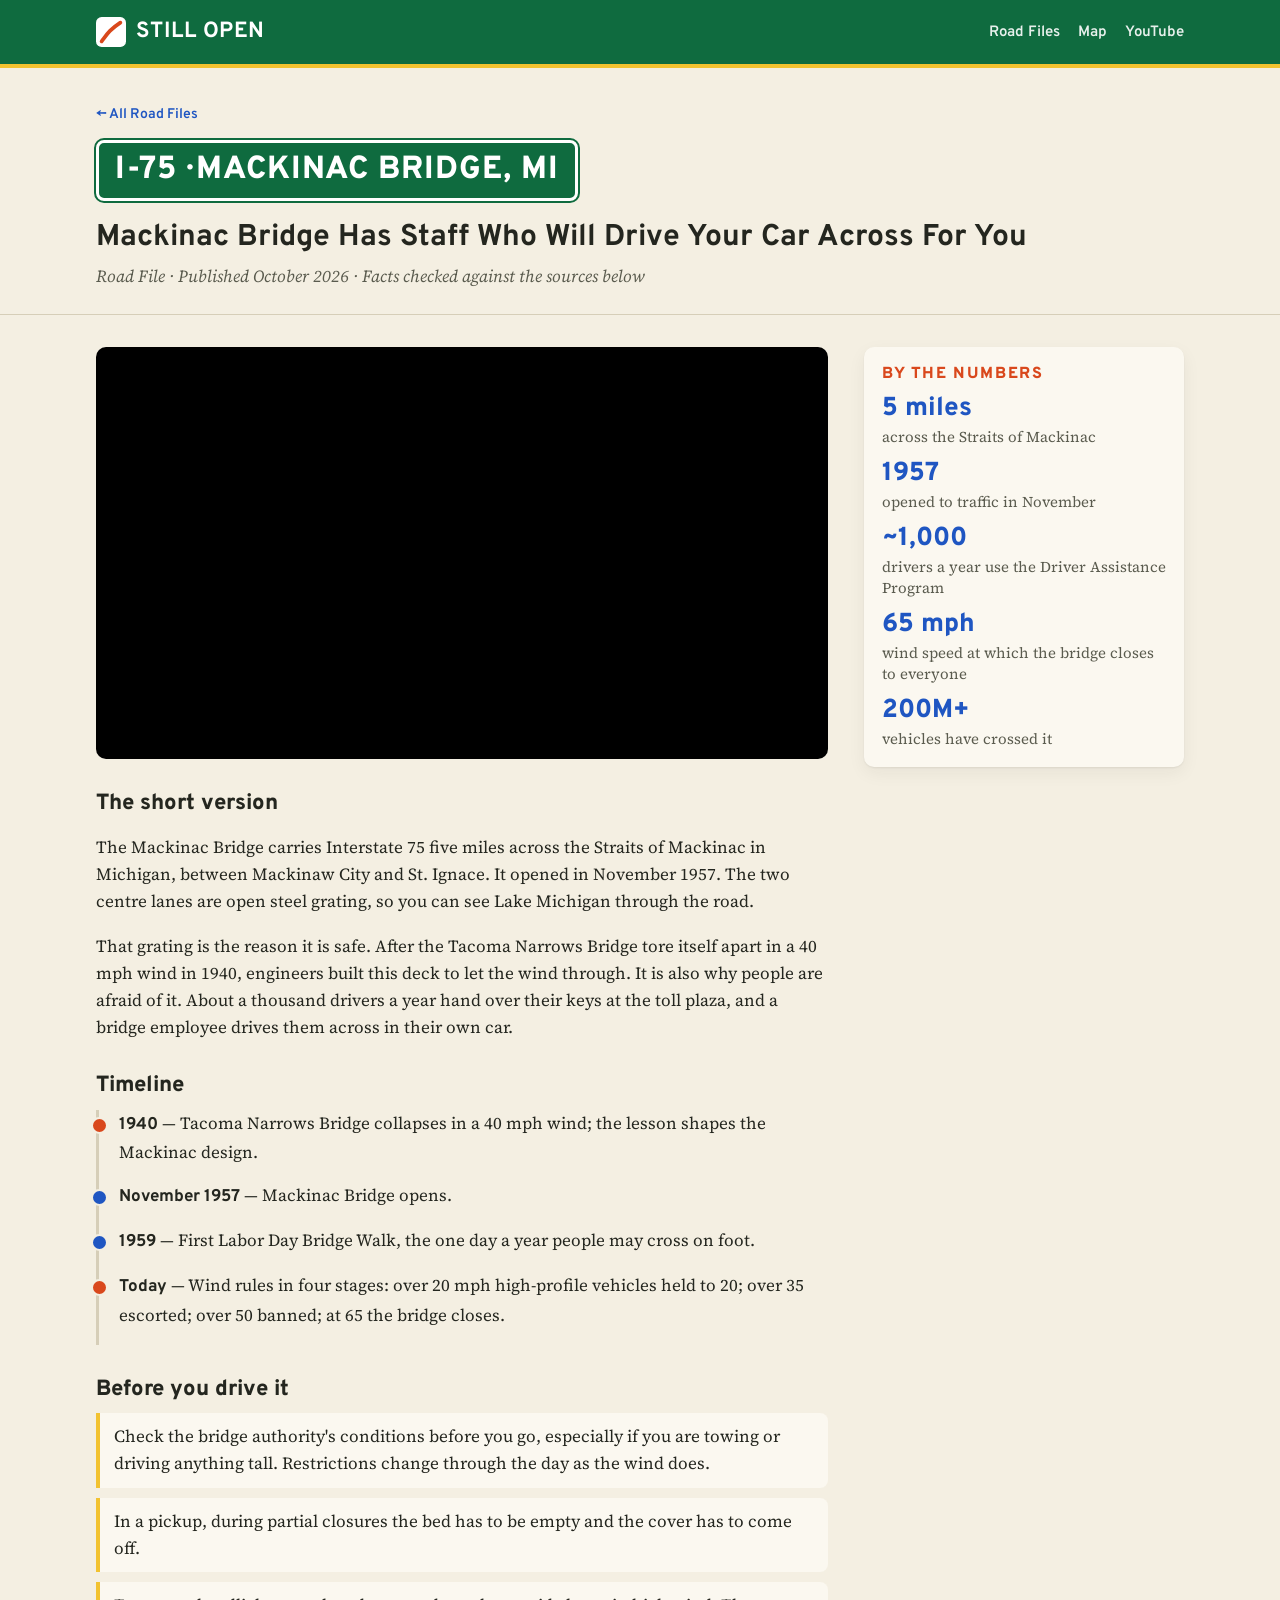
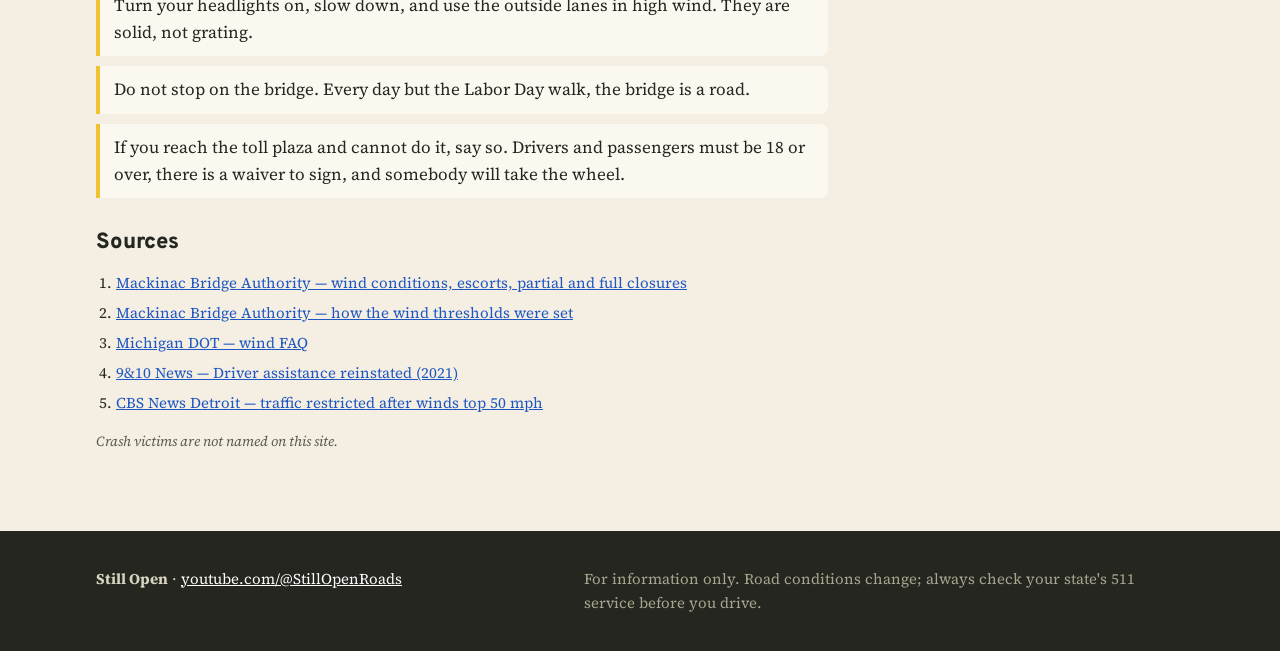
<file: roads/mackinac-bridge.html>
<!doctype html>
<html lang="en">
<head>
<meta charset="utf-8">
<meta name="viewport" content="width=device-width,initial-scale=1">
<title>I-75 · Mackinac Bridge, MI — Road File — Still Open</title>
<meta name="description" content="The Mackinac Bridge carries Interstate 75 five miles across the Straits of Mackinac in Michigan, between Mackinaw City and St. Ignace. It opened in November 1957. The two centre lanes are open steel grating, so you can see Lake Michigan through the road.">
<link rel="canonical" href="https://stillopenroads.com/roads/mackinac-bridge.html">
<meta property="og:type" content="article">
<meta property="og:title" content="Mackinac Bridge Has Staff Who Will Drive Your Car Across For You">
<meta property="og:description" content="The Mackinac Bridge carries Interstate 75 five miles across the Straits of Mackinac in Michigan, between Mackinaw City and St. Ignace. It opened in November 1957. The two centre lanes are open steel grating, so you can see Lake Michigan through the road.">
<meta property="og:image" content="https://i.ytimg.com/vi/p5c6GqLvipg/maxresdefault.jpg">
<meta property="og:url" content="https://stillopenroads.com/roads/mackinac-bridge.html">
<meta name="twitter:card" content="summary_large_image">
<link rel="preconnect" href="https://fonts.googleapis.com">
<link rel="preconnect" href="https://fonts.gstatic.com" crossorigin>
<link href="https://fonts.googleapis.com/css2?family=Overpass:wght@600;700;800&family=Source+Serif+4:ital,wght@0,400;0,600;1,400&display=swap" rel="stylesheet">
<link rel="stylesheet" href="../style.css">
<link rel="icon" href="data:image/svg+xml,%3Csvg xmlns='http://www.w3.org/2000/svg' viewBox='0 0 32 32'%3E%3Crect width='32' height='32' rx='6' fill='%230f6b3f'/%3E%3Cpath d='M6 26 C12 18 14 14 26 6' stroke='%23f2c230' stroke-width='4' fill='none' stroke-linecap='round'/%3E%3C/svg%3E">
<script type="application/ld+json">{"@context": "https://schema.org", "@type": "VideoObject", "name": "Mackinac Bridge Has Staff Who Will Drive Your Car Across For You", "description": "The Mackinac Bridge carries Interstate 75 five miles across the Straits of Mackinac in Michigan, between Mackinaw City and St. Ignace. It opened in November 1957. The two centre lanes are open steel grating, so you can see Lake Michigan through the road. That grating is the reason it is safe. After the Tacoma Narrows Bridge tore itself apart in a 40 mph wind in 1940, engineers built this deck to let the wind through. It is also why people are afraid of it. About a thousand drivers a year hand over their keys at the toll plaza, and a bridge employee drives them across in their own car.", "thumbnailUrl": ["https://i.ytimg.com/vi/p5c6GqLvipg/maxresdefault.jpg"], "uploadDate": "2026-10-07T12:00:00+00:00", "embedUrl": "https://www.youtube.com/embed/p5c6GqLvipg", "contentUrl": "https://www.youtube.com/watch?v=p5c6GqLvipg", "publisher": {"@type": "Organization", "name": "Still Open", "url": "https://stillopenroads.com"}}</script>
</head>
<body>
<header class="top">
  <div class="wrap">
    <a class="brand" href="../">
      <svg class="shield" viewBox="0 0 32 32" aria-hidden="true"><rect width="32" height="32" rx="6" fill="#fff"/><path d="M6 26 C12 18 14 14 26 6" stroke="#d9481c" stroke-width="4" fill="none" stroke-linecap="round"/></svg>
      STILL OPEN
    </a>
    <nav>
      <a href="../#roads">Road Files</a>
      <a href="../map.html">Map</a>
      <a href="https://www.youtube.com/@StillOpenRoads?sub_confirmation=1">YouTube</a>
    </nav>
  </div>
</header>

<section class="file-head">
  <div class="wrap">
    <div class="crumb"><a href="../#roads">← All Road Files</a></div>
    <div class="signplate">I-75 · Mackinac Bridge, MI</div>
    <h1>Mackinac Bridge Has Staff Who Will Drive Your Car Across For You</h1>
    <div class="meta">Road File · Published October 2026 · Facts checked against the sources below</div>
  </div>
</section>

<div class="wrap file-body">
  <main>
    <div class="embed" style="border-radius:10px;overflow:hidden">
      <iframe src="https://www.youtube-nocookie.com/embed/p5c6GqLvipg" title="Mackinac Bridge Has Staff Who Will Drive Your Car Across For You" loading="lazy" allow="accelerometer; encrypted-media; gyroscope; picture-in-picture" allowfullscreen></iframe>
    </div>

    <h2>The short version</h2>
    <p>The Mackinac Bridge carries Interstate 75 five miles across the Straits of Mackinac in Michigan, between Mackinaw City and St. Ignace. It opened in November 1957. The two centre lanes are open steel grating, so you can see Lake Michigan through the road.</p>
    <p>That grating is the reason it is safe. After the Tacoma Narrows Bridge tore itself apart in a 40 mph wind in 1940, engineers built this deck to let the wind through. It is also why people are afraid of it. About a thousand drivers a year hand over their keys at the toll plaza, and a bridge employee drives them across in their own car.</p>

    <h2>Timeline</h2>
    <ul class="timeline">
      <li class="alert"><b>1940</b> — Tacoma Narrows Bridge collapses in a 40 mph wind; the lesson shapes the Mackinac design.</li>
      <li><b>November 1957</b> — Mackinac Bridge opens.</li>
      <li><b>1959</b> — First Labor Day Bridge Walk, the one day a year people may cross on foot.</li>
      <li class="alert"><b>Today</b> — Wind rules in four stages: over 20 mph high-profile vehicles held to 20; over 35 escorted; over 50 banned; at 65 the bridge closes.</li>
    </ul>

    <h2>Before you drive it</h2>
    <ul class="tips">
      <li>Check the bridge authority&#x27;s conditions before you go, especially if you are towing or driving anything tall. Restrictions change through the day as the wind does.</li>
      <li>In a pickup, during partial closures the bed has to be empty and the cover has to come off.</li>
      <li>Turn your headlights on, slow down, and use the outside lanes in high wind. They are solid, not grating.</li>
      <li>Do not stop on the bridge. Every day but the Labor Day walk, the bridge is a road.</li>
      <li>If you reach the toll plaza and cannot do it, say so. Drivers and passengers must be 18 or over, there is a waiver to sign, and somebody will take the wheel.</li>
    </ul>

    <h2>Sources</h2>
    <ol class="sources">
      <li><a href="https://www.mackinacbridge.org/?p=6698">Mackinac Bridge Authority — wind conditions, escorts, partial and full closures</a></li>
      <li><a href="https://www.mackinacbridge.org/?p=6699">Mackinac Bridge Authority — how the wind thresholds were set</a></li>
      <li><a href="https://michigan.gov/mdot/about/faqs/bridges/wind">Michigan DOT — wind FAQ</a></li>
      <li><a href="https://www.9and10news.com/2021/10/14/mackinac-bridge-authority-to-reinstate-driver-assistance-other-services-with-increased-fees/">9&amp;10 News — Driver assistance reinstated (2021)</a></li>
      <li><a href="https://www.cbsnews.com/detroit/news/mackinac-bridge-traffic-restricted-after-winds-top-50-mph">CBS News Detroit — traffic restricted after winds top 50 mph</a></li>
    </ol>
    <p class="note">Crash victims are not named on this site.</p>
  </main>

  <aside>
    <div class="facts">
      <h2>By the numbers</h2>
      <dl>
        <div><dt>5 miles</dt><dd>across the Straits of Mackinac</dd></div>
        <div><dt>1957</dt><dd>opened to traffic in November</dd></div>
        <div><dt>~1,000</dt><dd>drivers a year use the Driver Assistance Program</dd></div>
        <div><dt>65 mph</dt><dd>wind speed at which the bridge closes to everyone</dd></div>
        <div><dt>200M+</dt><dd>vehicles have crossed it</dd></div>
      </dl>
    </div>
  </aside>
</div>

<footer>
  <div class="wrap">
    <div><strong>Still Open</strong> · <a href="https://www.youtube.com/@StillOpenRoads">youtube.com/@StillOpenRoads</a></div>
    <div class="fine">For information only. Road conditions change; always check your state's 511 service before you drive.</div>
  </div>
</footer>
<!-- Cloudflare Web Analytics --><script type='module' src='https://static.cloudflareinsights.com/beacon.min.js' data-cf-beacon='{"token": "84f2dbed3598475ca9df2ff686326174"}'></script><!-- End Cloudflare Web Analytics -->
</body>
</html>
</file>
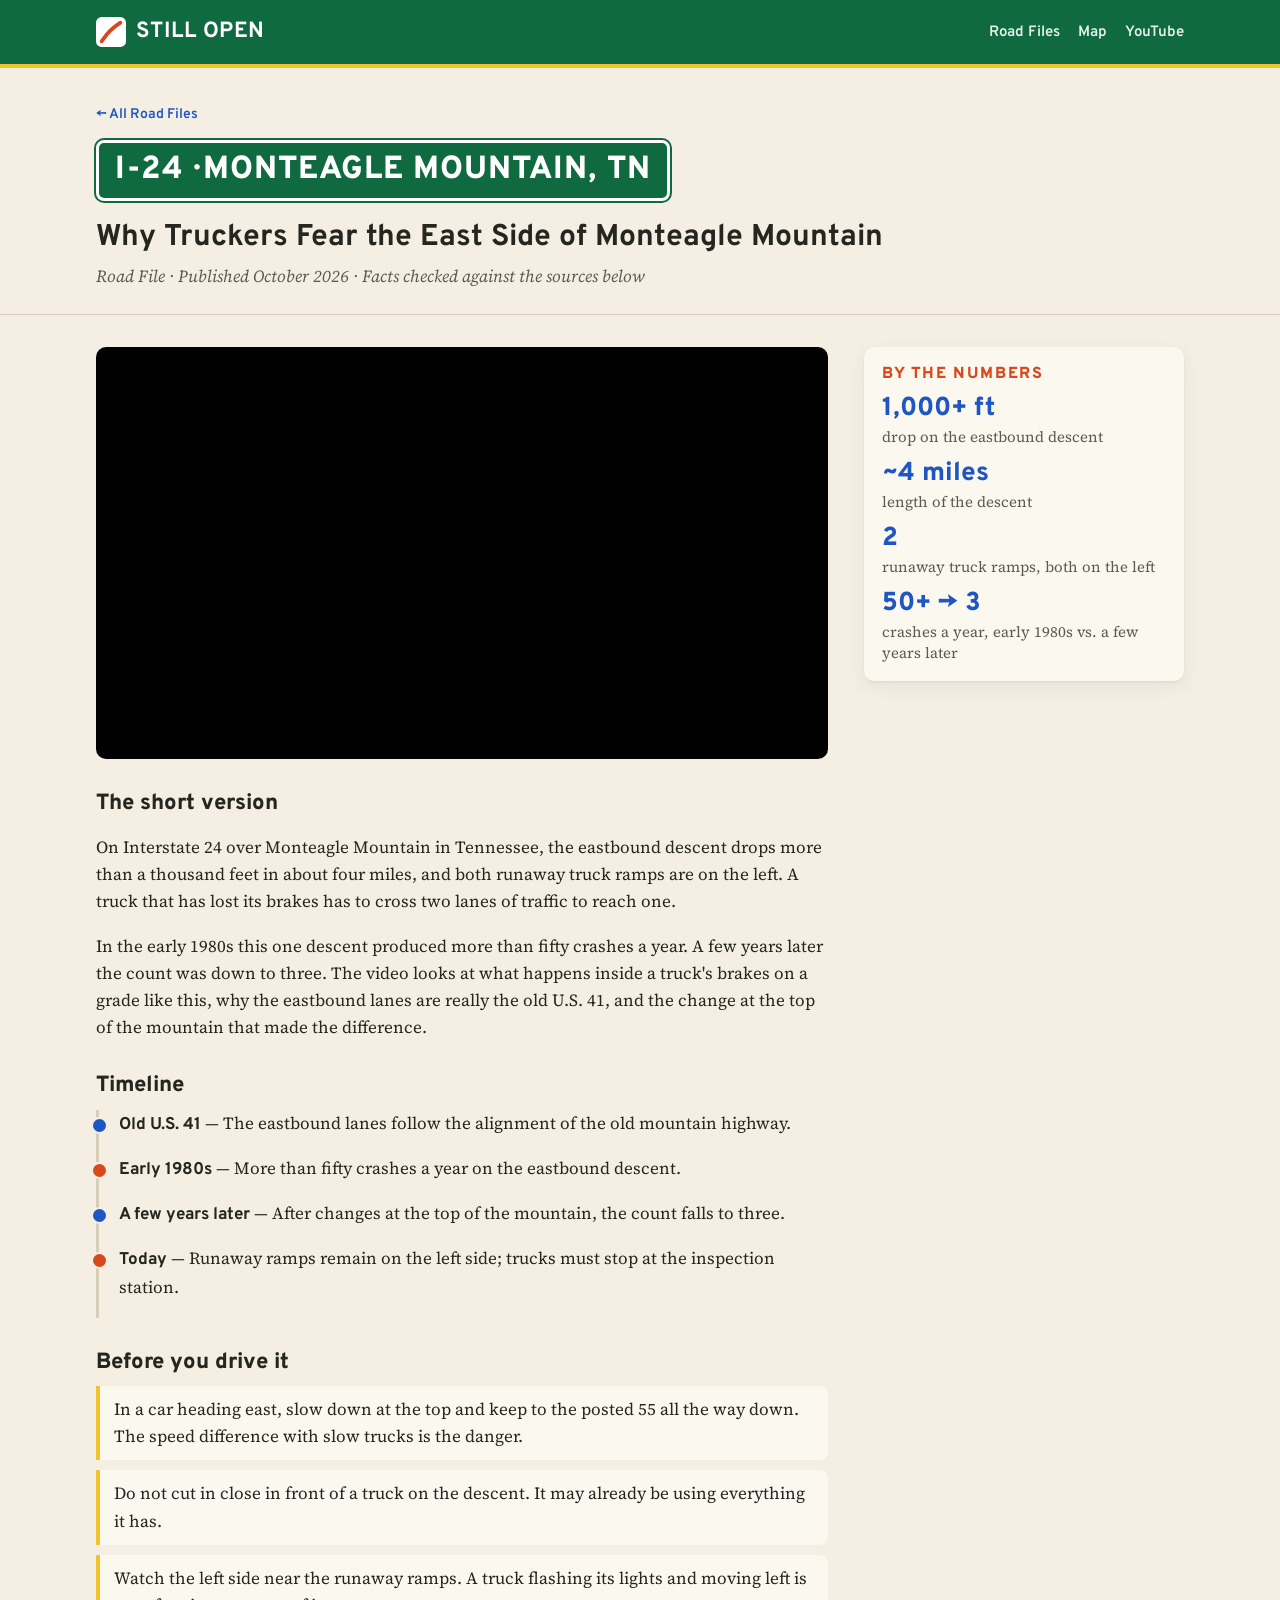
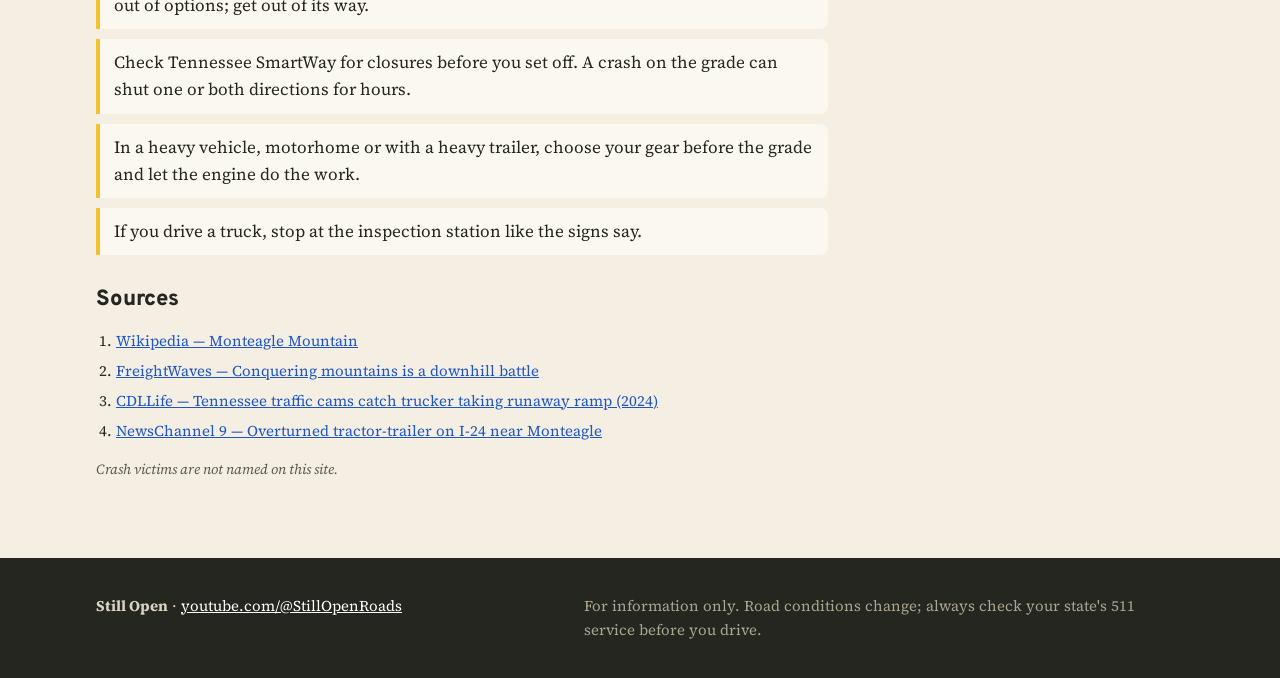
<file: roads/monteagle-mountain.html>
<!doctype html>
<html lang="en">
<head>
<meta charset="utf-8">
<meta name="viewport" content="width=device-width,initial-scale=1">
<title>I-24 · Monteagle Mountain, TN — Road File — Still Open</title>
<meta name="description" content="On Interstate 24 over Monteagle Mountain in Tennessee, the eastbound descent drops more than a thousand feet in about four miles, and both runaway truck ramps are on the left. A truck that has lost its brakes has to cross two lanes of traffic to reach one.">
<link rel="canonical" href="https://stillopenroads.com/roads/monteagle-mountain.html">
<meta property="og:type" content="article">
<meta property="og:title" content="Why Truckers Fear the East Side of Monteagle Mountain">
<meta property="og:description" content="On Interstate 24 over Monteagle Mountain in Tennessee, the eastbound descent drops more than a thousand feet in about four miles, and both runaway truck ramps are on the left. A truck that has lost its brakes has to cross two lanes of traffic to reach one.">
<meta property="og:image" content="https://i.ytimg.com/vi/025w5yxX9YI/maxresdefault.jpg">
<meta property="og:url" content="https://stillopenroads.com/roads/monteagle-mountain.html">
<meta name="twitter:card" content="summary_large_image">
<link rel="preconnect" href="https://fonts.googleapis.com">
<link rel="preconnect" href="https://fonts.gstatic.com" crossorigin>
<link href="https://fonts.googleapis.com/css2?family=Overpass:wght@600;700;800&family=Source+Serif+4:ital,wght@0,400;0,600;1,400&display=swap" rel="stylesheet">
<link rel="stylesheet" href="../style.css">
<link rel="icon" href="data:image/svg+xml,%3Csvg xmlns='http://www.w3.org/2000/svg' viewBox='0 0 32 32'%3E%3Crect width='32' height='32' rx='6' fill='%230f6b3f'/%3E%3Cpath d='M6 26 C12 18 14 14 26 6' stroke='%23f2c230' stroke-width='4' fill='none' stroke-linecap='round'/%3E%3C/svg%3E">
<script type="application/ld+json">{"@context": "https://schema.org", "@type": "VideoObject", "name": "Why Truckers Fear the East Side of Monteagle Mountain", "description": "On Interstate 24 over Monteagle Mountain in Tennessee, the eastbound descent drops more than a thousand feet in about four miles, and both runaway truck ramps are on the left. A truck that has lost its brakes has to cross two lanes of traffic to reach one. In the early 1980s this one descent produced more than fifty crashes a year. A few years later the count was down to three. The video looks at what happens inside a truck's brakes on a grade like this, why the eastbound lanes are really the old U.S. 41, and the change at the top of the mountain that made the difference.", "thumbnailUrl": ["https://i.ytimg.com/vi/025w5yxX9YI/maxresdefault.jpg"], "uploadDate": "2026-10-21T12:00:00+00:00", "embedUrl": "https://www.youtube.com/embed/025w5yxX9YI", "contentUrl": "https://www.youtube.com/watch?v=025w5yxX9YI", "publisher": {"@type": "Organization", "name": "Still Open", "url": "https://stillopenroads.com"}}</script>
</head>
<body>
<header class="top">
  <div class="wrap">
    <a class="brand" href="../">
      <svg class="shield" viewBox="0 0 32 32" aria-hidden="true"><rect width="32" height="32" rx="6" fill="#fff"/><path d="M6 26 C12 18 14 14 26 6" stroke="#d9481c" stroke-width="4" fill="none" stroke-linecap="round"/></svg>
      STILL OPEN
    </a>
    <nav>
      <a href="../#roads">Road Files</a>
      <a href="../map.html">Map</a>
      <a href="https://www.youtube.com/@StillOpenRoads?sub_confirmation=1">YouTube</a>
    </nav>
  </div>
</header>

<section class="file-head">
  <div class="wrap">
    <div class="crumb"><a href="../#roads">← All Road Files</a></div>
    <div class="signplate">I-24 · Monteagle Mountain, TN</div>
    <h1>Why Truckers Fear the East Side of Monteagle Mountain</h1>
    <div class="meta">Road File · Published October 2026 · Facts checked against the sources below</div>
  </div>
</section>

<div class="wrap file-body">
  <main>
    <div class="embed" style="border-radius:10px;overflow:hidden">
      <iframe src="https://www.youtube-nocookie.com/embed/025w5yxX9YI" title="Why Truckers Fear the East Side of Monteagle Mountain" loading="lazy" allow="accelerometer; encrypted-media; gyroscope; picture-in-picture" allowfullscreen></iframe>
    </div>

    <h2>The short version</h2>
    <p>On Interstate 24 over Monteagle Mountain in Tennessee, the eastbound descent drops more than a thousand feet in about four miles, and both runaway truck ramps are on the left. A truck that has lost its brakes has to cross two lanes of traffic to reach one.</p>
    <p>In the early 1980s this one descent produced more than fifty crashes a year. A few years later the count was down to three. The video looks at what happens inside a truck&#x27;s brakes on a grade like this, why the eastbound lanes are really the old U.S. 41, and the change at the top of the mountain that made the difference.</p>

    <h2>Timeline</h2>
    <ul class="timeline">
      <li><b>Old U.S. 41</b> — The eastbound lanes follow the alignment of the old mountain highway.</li>
      <li class="alert"><b>Early 1980s</b> — More than fifty crashes a year on the eastbound descent.</li>
      <li><b>A few years later</b> — After changes at the top of the mountain, the count falls to three.</li>
      <li class="alert"><b>Today</b> — Runaway ramps remain on the left side; trucks must stop at the inspection station.</li>
    </ul>

    <h2>Before you drive it</h2>
    <ul class="tips">
      <li>In a car heading east, slow down at the top and keep to the posted 55 all the way down. The speed difference with slow trucks is the danger.</li>
      <li>Do not cut in close in front of a truck on the descent. It may already be using everything it has.</li>
      <li>Watch the left side near the runaway ramps. A truck flashing its lights and moving left is out of options; get out of its way.</li>
      <li>Check Tennessee SmartWay for closures before you set off. A crash on the grade can shut one or both directions for hours.</li>
      <li>In a heavy vehicle, motorhome or with a heavy trailer, choose your gear before the grade and let the engine do the work.</li>
      <li>If you drive a truck, stop at the inspection station like the signs say.</li>
    </ul>

    <h2>Sources</h2>
    <ol class="sources">
      <li><a href="https://en.wikipedia.org/wiki/Monteagle_Mountain">Wikipedia — Monteagle Mountain</a></li>
      <li><a href="https://www.freightwaves.com/news/conquering-mountains-is-a-downhill-battle">FreightWaves — Conquering mountains is a downhill battle</a></li>
      <li><a href="https://cdllife.com/2024/tennessee-traffic-cams-catch-trucker-taking-runaway-ramp/">CDLLife — Tennessee traffic cams catch trucker taking runaway ramp (2024)</a></li>
      <li><a href="https://newschannel9.com/news/local/tdot-overturned-tractor-trailer-shuts-down-i-24-west-just-past-monteagle-in-grundy-county">NewsChannel 9 — Overturned tractor-trailer on I-24 near Monteagle</a></li>
    </ol>
    <p class="note">Crash victims are not named on this site.</p>
  </main>

  <aside>
    <div class="facts">
      <h2>By the numbers</h2>
      <dl>
        <div><dt>1,000+ ft</dt><dd>drop on the eastbound descent</dd></div>
        <div><dt>~4 miles</dt><dd>length of the descent</dd></div>
        <div><dt>2</dt><dd>runaway truck ramps, both on the left</dd></div>
        <div><dt>50+ → 3</dt><dd>crashes a year, early 1980s vs. a few years later</dd></div>
      </dl>
    </div>
  </aside>
</div>

<footer>
  <div class="wrap">
    <div><strong>Still Open</strong> · <a href="https://www.youtube.com/@StillOpenRoads">youtube.com/@StillOpenRoads</a></div>
    <div class="fine">For information only. Road conditions change; always check your state's 511 service before you drive.</div>
  </div>
</footer>
<!-- Cloudflare Web Analytics --><script type='module' src='https://static.cloudflareinsights.com/beacon.min.js' data-cf-beacon='{"token": "84f2dbed3598475ca9df2ff686326174"}'></script><!-- End Cloudflare Web Analytics -->
</body>
</html>
</file>
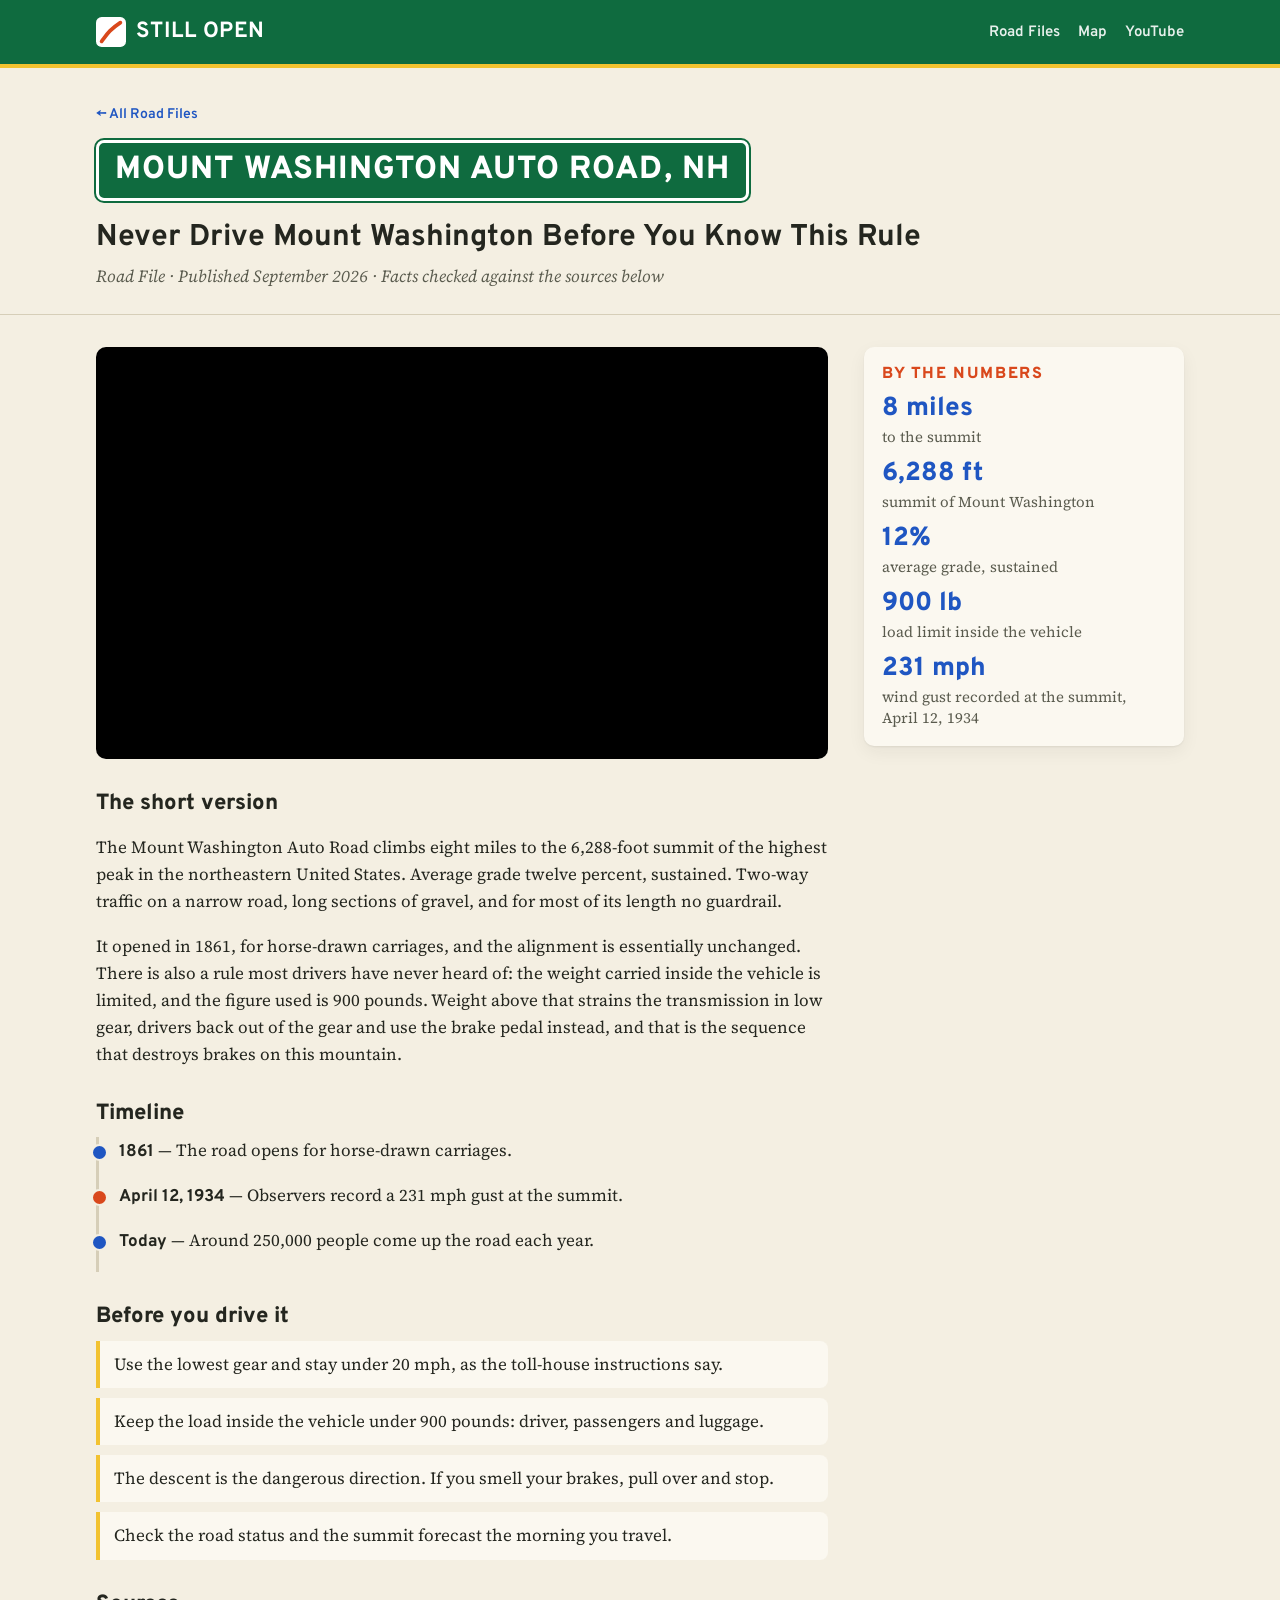
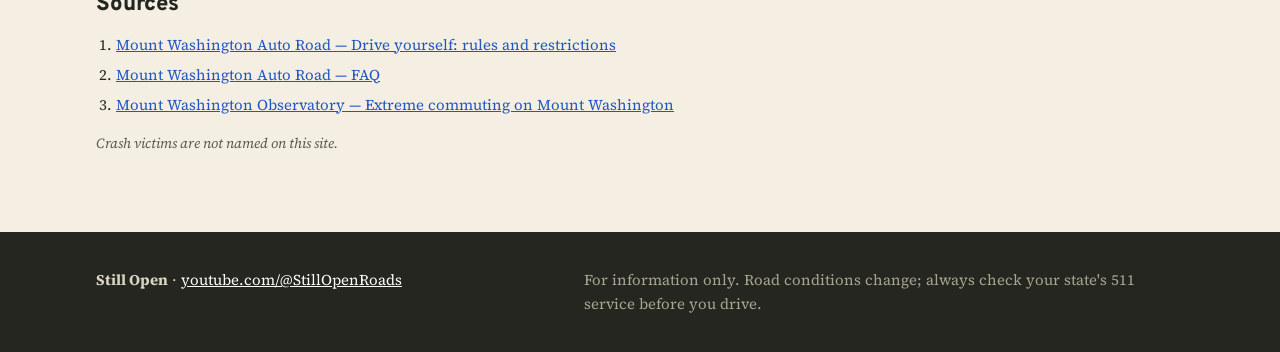
<file: roads/mount-washington-auto-road.html>
<!doctype html>
<html lang="en">
<head>
<meta charset="utf-8">
<meta name="viewport" content="width=device-width,initial-scale=1">
<title>Mount Washington Auto Road, NH — Road File — Still Open</title>
<meta name="description" content="The Mount Washington Auto Road climbs eight miles to the 6,288-foot summit of the highest peak in the northeastern United States. Average grade twelve percent, sustained. Two-way traffic on a narrow road, long sections of gravel, and for most of its length no guardrail.">
<link rel="canonical" href="https://stillopenroads.com/roads/mount-washington-auto-road.html">
<meta property="og:type" content="article">
<meta property="og:title" content="Never Drive Mount Washington Before You Know This Rule">
<meta property="og:description" content="The Mount Washington Auto Road climbs eight miles to the 6,288-foot summit of the highest peak in the northeastern United States. Average grade twelve percent, sustained. Two-way traffic on a narrow road, long sections of gravel, and for most of its length no guardrail.">
<meta property="og:image" content="https://i.ytimg.com/vi/AChApCFQU_o/maxresdefault.jpg">
<meta property="og:url" content="https://stillopenroads.com/roads/mount-washington-auto-road.html">
<meta name="twitter:card" content="summary_large_image">
<link rel="preconnect" href="https://fonts.googleapis.com">
<link rel="preconnect" href="https://fonts.gstatic.com" crossorigin>
<link href="https://fonts.googleapis.com/css2?family=Overpass:wght@600;700;800&family=Source+Serif+4:ital,wght@0,400;0,600;1,400&display=swap" rel="stylesheet">
<link rel="stylesheet" href="../style.css">
<link rel="icon" href="data:image/svg+xml,%3Csvg xmlns='http://www.w3.org/2000/svg' viewBox='0 0 32 32'%3E%3Crect width='32' height='32' rx='6' fill='%230f6b3f'/%3E%3Cpath d='M6 26 C12 18 14 14 26 6' stroke='%23f2c230' stroke-width='4' fill='none' stroke-linecap='round'/%3E%3C/svg%3E">
<script type="application/ld+json">{"@context": "https://schema.org", "@type": "VideoObject", "name": "Never Drive Mount Washington Before You Know This Rule", "description": "The Mount Washington Auto Road climbs eight miles to the 6,288-foot summit of the highest peak in the northeastern United States. Average grade twelve percent, sustained. Two-way traffic on a narrow road, long sections of gravel, and for most of its length no guardrail. It opened in 1861, for horse-drawn carriages, and the alignment is essentially unchanged. There is also a rule most drivers have never heard of: the weight carried inside the vehicle is limited, and the figure used is 900 pounds. Weight above that strains the transmission in low gear, drivers back out of the gear and use the brake pedal instead, and that is the sequence that destroys brakes on this mountain.", "thumbnailUrl": ["https://i.ytimg.com/vi/AChApCFQU_o/maxresdefault.jpg"], "uploadDate": "2026-09-14T12:00:00+00:00", "embedUrl": "https://www.youtube.com/embed/AChApCFQU_o", "contentUrl": "https://www.youtube.com/watch?v=AChApCFQU_o", "publisher": {"@type": "Organization", "name": "Still Open", "url": "https://stillopenroads.com"}}</script>
</head>
<body>
<header class="top">
  <div class="wrap">
    <a class="brand" href="../">
      <svg class="shield" viewBox="0 0 32 32" aria-hidden="true"><rect width="32" height="32" rx="6" fill="#fff"/><path d="M6 26 C12 18 14 14 26 6" stroke="#d9481c" stroke-width="4" fill="none" stroke-linecap="round"/></svg>
      STILL OPEN
    </a>
    <nav>
      <a href="../#roads">Road Files</a>
      <a href="../map.html">Map</a>
      <a href="https://www.youtube.com/@StillOpenRoads?sub_confirmation=1">YouTube</a>
    </nav>
  </div>
</header>

<section class="file-head">
  <div class="wrap">
    <div class="crumb"><a href="../#roads">← All Road Files</a></div>
    <div class="signplate">Mount Washington Auto Road, NH</div>
    <h1>Never Drive Mount Washington Before You Know This Rule</h1>
    <div class="meta">Road File · Published September 2026 · Facts checked against the sources below</div>
  </div>
</section>

<div class="wrap file-body">
  <main>
    <div class="embed" style="border-radius:10px;overflow:hidden">
      <iframe src="https://www.youtube-nocookie.com/embed/AChApCFQU_o" title="Never Drive Mount Washington Before You Know This Rule" loading="lazy" allow="accelerometer; encrypted-media; gyroscope; picture-in-picture" allowfullscreen></iframe>
    </div>

    <h2>The short version</h2>
    <p>The Mount Washington Auto Road climbs eight miles to the 6,288-foot summit of the highest peak in the northeastern United States. Average grade twelve percent, sustained. Two-way traffic on a narrow road, long sections of gravel, and for most of its length no guardrail.</p>
    <p>It opened in 1861, for horse-drawn carriages, and the alignment is essentially unchanged. There is also a rule most drivers have never heard of: the weight carried inside the vehicle is limited, and the figure used is 900 pounds. Weight above that strains the transmission in low gear, drivers back out of the gear and use the brake pedal instead, and that is the sequence that destroys brakes on this mountain.</p>

    <h2>Timeline</h2>
    <ul class="timeline">
      <li><b>1861</b> — The road opens for horse-drawn carriages.</li>
      <li class="alert"><b>April 12, 1934</b> — Observers record a 231 mph gust at the summit.</li>
      <li><b>Today</b> — Around 250,000 people come up the road each year.</li>
    </ul>

    <h2>Before you drive it</h2>
    <ul class="tips">
      <li>Use the lowest gear and stay under 20 mph, as the toll-house instructions say.</li>
      <li>Keep the load inside the vehicle under 900 pounds: driver, passengers and luggage.</li>
      <li>The descent is the dangerous direction. If you smell your brakes, pull over and stop.</li>
      <li>Check the road status and the summit forecast the morning you travel.</li>
    </ul>

    <h2>Sources</h2>
    <ol class="sources">
      <li><a href="https://mt-washington.com/drive-yourself/">Mount Washington Auto Road — Drive yourself: rules and restrictions</a></li>
      <li><a href="https://mt-washington.com/faq/">Mount Washington Auto Road — FAQ</a></li>
      <li><a href="https://mountwashington.org/extreme-commuting-on-mount-washington/">Mount Washington Observatory — Extreme commuting on Mount Washington</a></li>
    </ol>
    <p class="note">Crash victims are not named on this site.</p>
  </main>

  <aside>
    <div class="facts">
      <h2>By the numbers</h2>
      <dl>
        <div><dt>8 miles</dt><dd>to the summit</dd></div>
        <div><dt>6,288 ft</dt><dd>summit of Mount Washington</dd></div>
        <div><dt>12%</dt><dd>average grade, sustained</dd></div>
        <div><dt>900 lb</dt><dd>load limit inside the vehicle</dd></div>
        <div><dt>231 mph</dt><dd>wind gust recorded at the summit, April 12, 1934</dd></div>
      </dl>
    </div>
  </aside>
</div>

<footer>
  <div class="wrap">
    <div><strong>Still Open</strong> · <a href="https://www.youtube.com/@StillOpenRoads">youtube.com/@StillOpenRoads</a></div>
    <div class="fine">For information only. Road conditions change; always check your state's 511 service before you drive.</div>
  </div>
</footer>
<!-- Cloudflare Web Analytics --><script type='module' src='https://static.cloudflareinsights.com/beacon.min.js' data-cf-beacon='{"token": "84f2dbed3598475ca9df2ff686326174"}'></script><!-- End Cloudflare Web Analytics -->
</body>
</html>
</file>
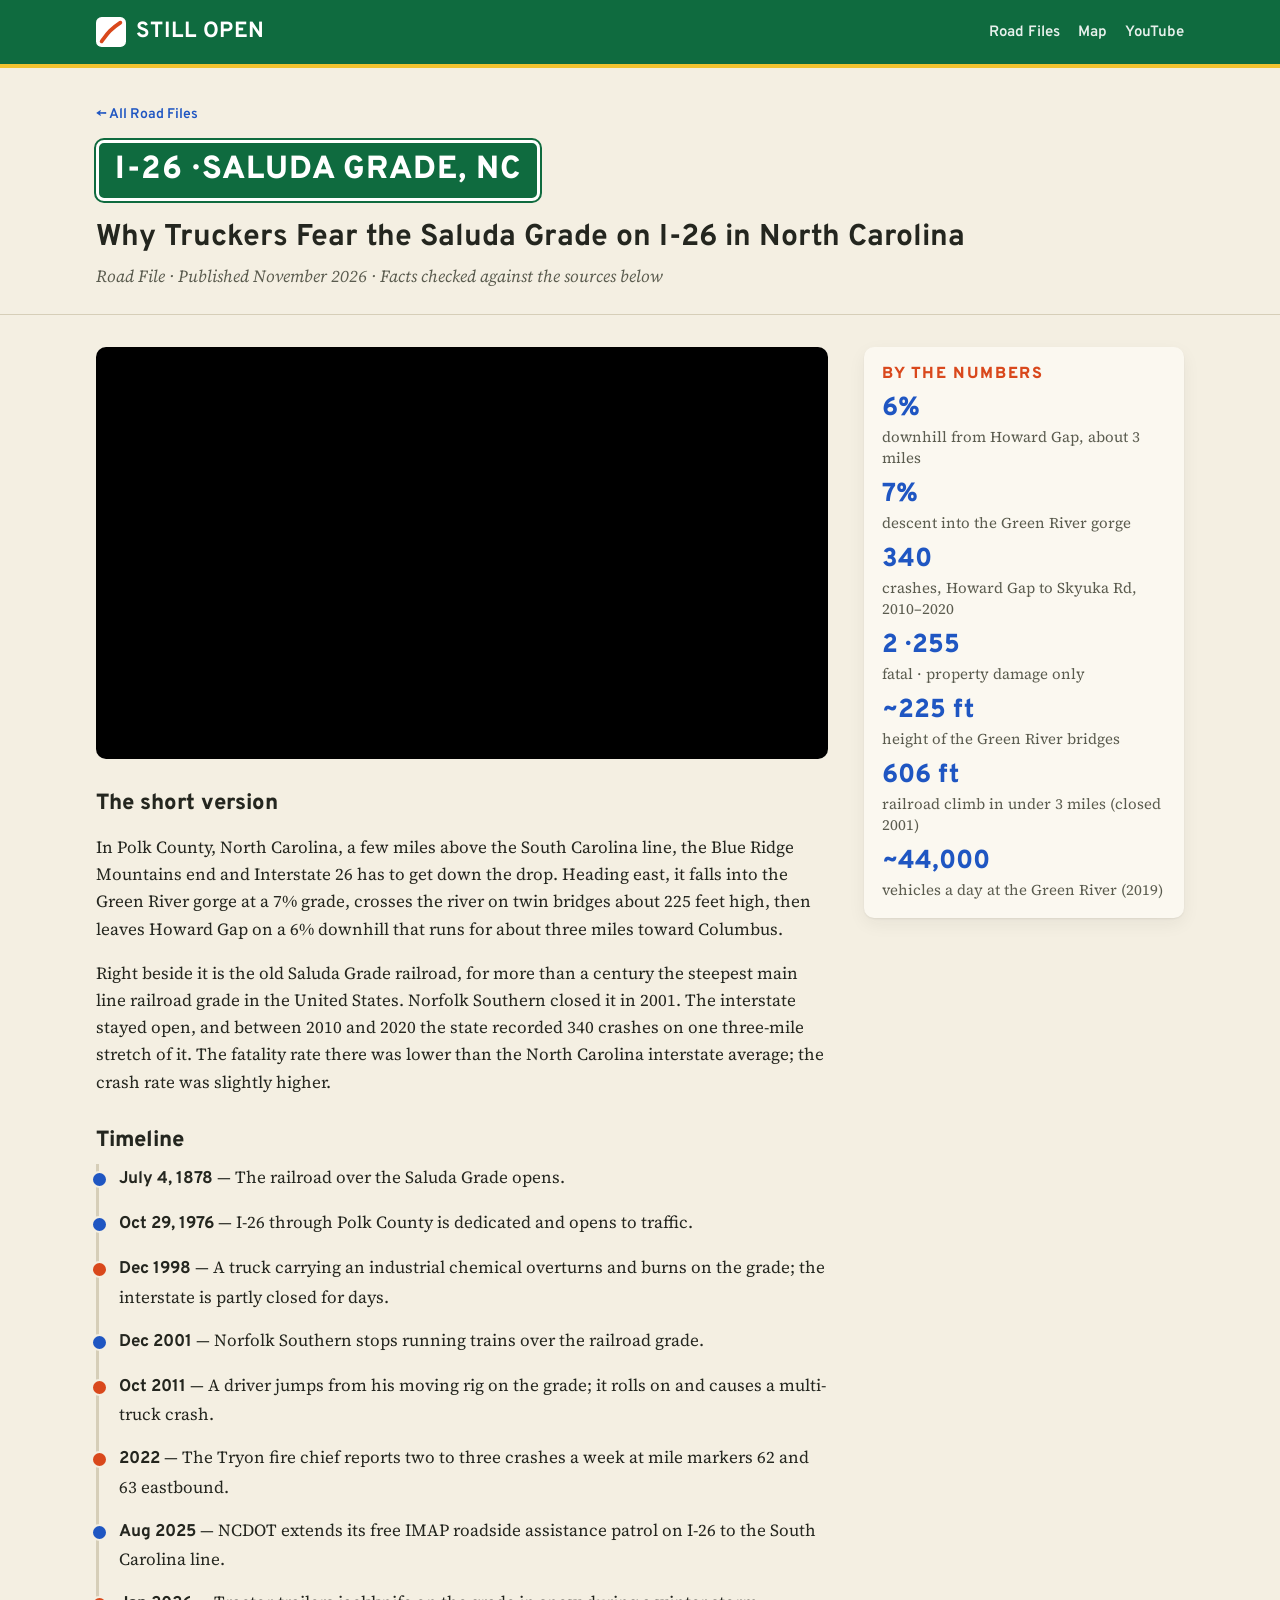
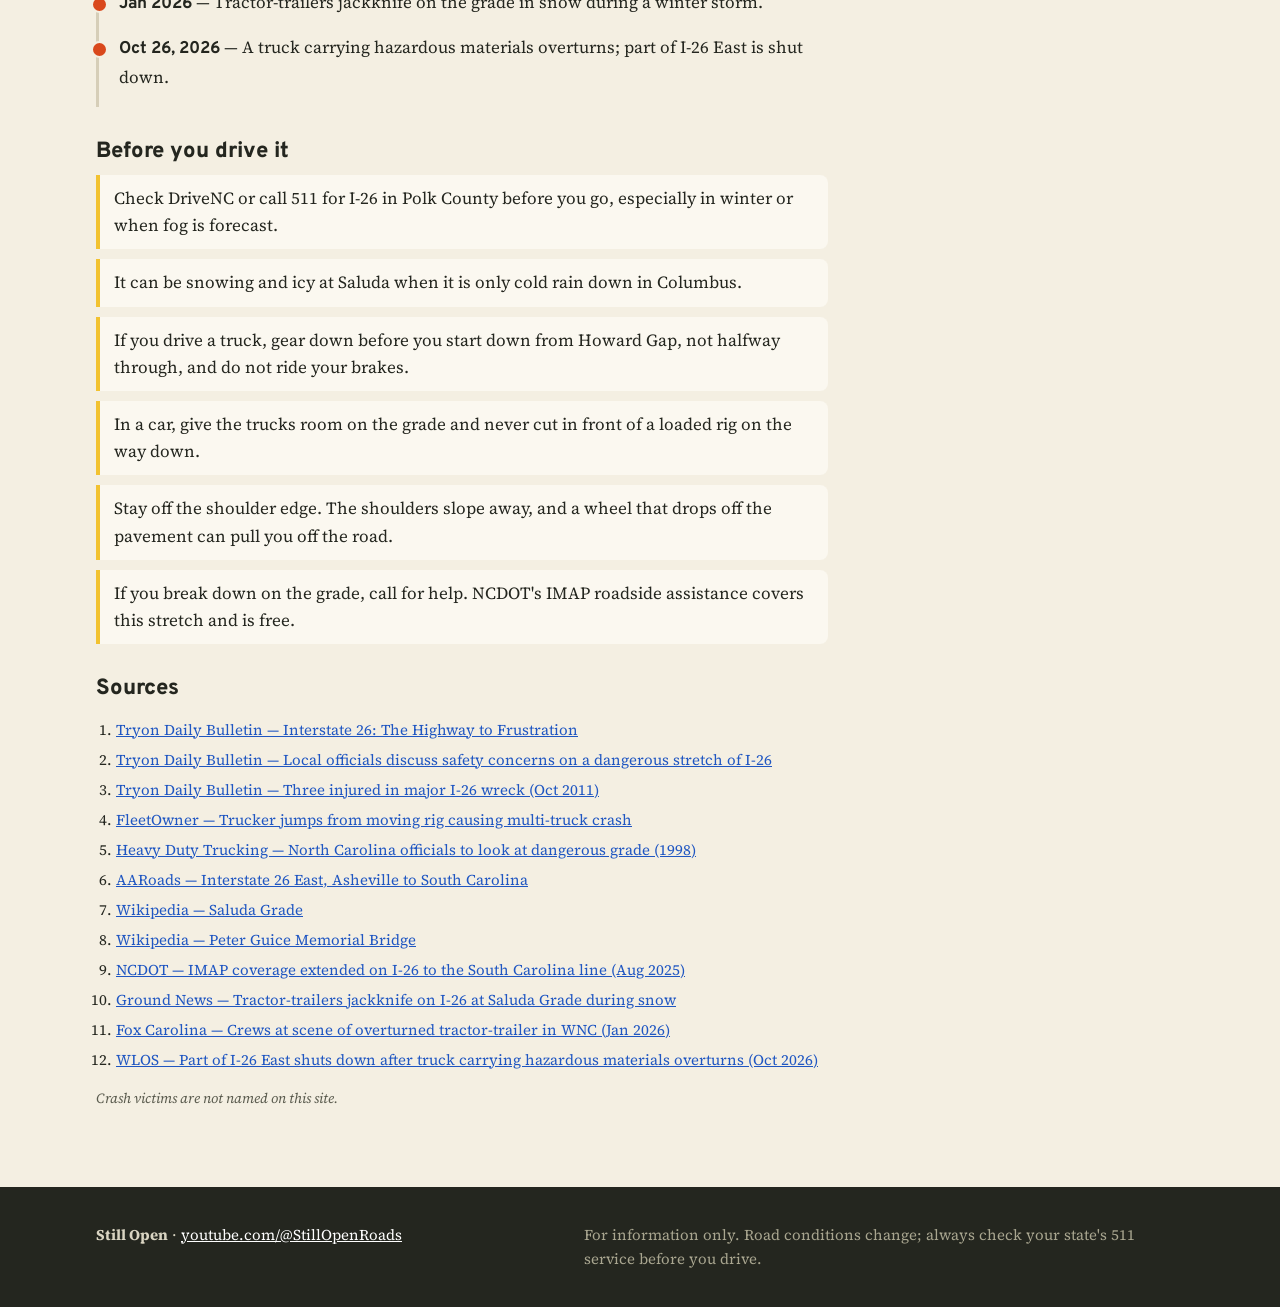
<file: roads/saluda-grade.html>
<!doctype html>
<html lang="en">
<head>
<meta charset="utf-8">
<meta name="viewport" content="width=device-width,initial-scale=1">
<title>I-26 · Saluda Grade, NC — Road File — Still Open</title>
<meta name="description" content="In Polk County, North Carolina, a few miles above the South Carolina line, the Blue Ridge Mountains end and Interstate 26 has to get down the drop. Heading east, it falls into the Green River gorge at a 7% grade, crosses the river on twin bridges about 225 feet high, then leaves Howard Gap on a…">
<link rel="canonical" href="https://stillopenroads.com/roads/saluda-grade.html">
<meta property="og:type" content="article">
<meta property="og:title" content="Why Truckers Fear the Saluda Grade on I-26 in North Carolina">
<meta property="og:description" content="In Polk County, North Carolina, a few miles above the South Carolina line, the Blue Ridge Mountains end and Interstate 26 has to get down the drop. Heading east, it falls into the Green River gorge at a 7% grade, crosses the river on twin bridges about 225 feet high, then leaves Howard Gap on a…">
<meta property="og:image" content="https://i.ytimg.com/vi/dgfBIa0oX0Q/maxresdefault.jpg">
<meta property="og:url" content="https://stillopenroads.com/roads/saluda-grade.html">
<meta name="twitter:card" content="summary_large_image">
<link rel="preconnect" href="https://fonts.googleapis.com">
<link rel="preconnect" href="https://fonts.gstatic.com" crossorigin>
<link href="https://fonts.googleapis.com/css2?family=Overpass:wght@600;700;800&family=Source+Serif+4:ital,wght@0,400;0,600;1,400&display=swap" rel="stylesheet">
<link rel="stylesheet" href="../style.css">
<link rel="icon" href="data:image/svg+xml,%3Csvg xmlns='http://www.w3.org/2000/svg' viewBox='0 0 32 32'%3E%3Crect width='32' height='32' rx='6' fill='%230f6b3f'/%3E%3Cpath d='M6 26 C12 18 14 14 26 6' stroke='%23f2c230' stroke-width='4' fill='none' stroke-linecap='round'/%3E%3C/svg%3E">
<script type="application/ld+json">{"@context": "https://schema.org", "@type": "VideoObject", "name": "Why Truckers Fear the Saluda Grade on I-26 in North Carolina", "description": "In Polk County, North Carolina, a few miles above the South Carolina line, the Blue Ridge Mountains end and Interstate 26 has to get down the drop. Heading east, it falls into the Green River gorge at a 7% grade, crosses the river on twin bridges about 225 feet high, then leaves Howard Gap on a 6% downhill that runs for about three miles toward Columbus. Right beside it is the old Saluda Grade railroad, for more than a century the steepest main line railroad grade in the United States. Norfolk Southern closed it in 2001. The interstate stayed open, and between 2010 and 2020 the state recorded 340 crashes on one three-mile stretch of it. The fatality rate there was lower than the North Carolina interstate average; the crash rate was slightly higher.", "thumbnailUrl": ["https://i.ytimg.com/vi/dgfBIa0oX0Q/maxresdefault.jpg"], "uploadDate": "2026-11-25T12:00:00+00:00", "embedUrl": "https://www.youtube.com/embed/dgfBIa0oX0Q", "contentUrl": "https://www.youtube.com/watch?v=dgfBIa0oX0Q", "publisher": {"@type": "Organization", "name": "Still Open", "url": "https://stillopenroads.com"}}</script>
</head>
<body>
<header class="top">
  <div class="wrap">
    <a class="brand" href="../">
      <svg class="shield" viewBox="0 0 32 32" aria-hidden="true"><rect width="32" height="32" rx="6" fill="#fff"/><path d="M6 26 C12 18 14 14 26 6" stroke="#d9481c" stroke-width="4" fill="none" stroke-linecap="round"/></svg>
      STILL OPEN
    </a>
    <nav>
      <a href="../#roads">Road Files</a>
      <a href="../map.html">Map</a>
      <a href="https://www.youtube.com/@StillOpenRoads?sub_confirmation=1">YouTube</a>
    </nav>
  </div>
</header>

<section class="file-head">
  <div class="wrap">
    <div class="crumb"><a href="../#roads">← All Road Files</a></div>
    <div class="signplate">I-26 · Saluda Grade, NC</div>
    <h1>Why Truckers Fear the Saluda Grade on I-26 in North Carolina</h1>
    <div class="meta">Road File · Published November 2026 · Facts checked against the sources below</div>
  </div>
</section>

<div class="wrap file-body">
  <main>
    <div class="embed" style="border-radius:10px;overflow:hidden">
      <iframe src="https://www.youtube-nocookie.com/embed/dgfBIa0oX0Q" title="Why Truckers Fear the Saluda Grade on I-26 in North Carolina" loading="lazy" allow="accelerometer; encrypted-media; gyroscope; picture-in-picture" allowfullscreen></iframe>
    </div>

    <h2>The short version</h2>
    <p>In Polk County, North Carolina, a few miles above the South Carolina line, the Blue Ridge Mountains end and Interstate 26 has to get down the drop. Heading east, it falls into the Green River gorge at a 7% grade, crosses the river on twin bridges about 225 feet high, then leaves Howard Gap on a 6% downhill that runs for about three miles toward Columbus.</p>
    <p>Right beside it is the old Saluda Grade railroad, for more than a century the steepest main line railroad grade in the United States. Norfolk Southern closed it in 2001. The interstate stayed open, and between 2010 and 2020 the state recorded 340 crashes on one three-mile stretch of it. The fatality rate there was lower than the North Carolina interstate average; the crash rate was slightly higher.</p>

    <h2>Timeline</h2>
    <ul class="timeline">
      <li><b>July 4, 1878</b> — The railroad over the Saluda Grade opens.</li>
      <li><b>Oct 29, 1976</b> — I-26 through Polk County is dedicated and opens to traffic.</li>
      <li class="alert"><b>Dec 1998</b> — A truck carrying an industrial chemical overturns and burns on the grade; the interstate is partly closed for days.</li>
      <li><b>Dec 2001</b> — Norfolk Southern stops running trains over the railroad grade.</li>
      <li class="alert"><b>Oct 2011</b> — A driver jumps from his moving rig on the grade; it rolls on and causes a multi-truck crash.</li>
      <li class="alert"><b>2022</b> — The Tryon fire chief reports two to three crashes a week at mile markers 62 and 63 eastbound.</li>
      <li><b>Aug 2025</b> — NCDOT extends its free IMAP roadside assistance patrol on I-26 to the South Carolina line.</li>
      <li class="alert"><b>Jan 2026</b> — Tractor-trailers jackknife on the grade in snow during a winter storm.</li>
      <li class="alert"><b>Oct 26, 2026</b> — A truck carrying hazardous materials overturns; part of I-26 East is shut down.</li>
    </ul>

    <h2>Before you drive it</h2>
    <ul class="tips">
      <li>Check DriveNC or call 511 for I-26 in Polk County before you go, especially in winter or when fog is forecast.</li>
      <li>It can be snowing and icy at Saluda when it is only cold rain down in Columbus.</li>
      <li>If you drive a truck, gear down before you start down from Howard Gap, not halfway through, and do not ride your brakes.</li>
      <li>In a car, give the trucks room on the grade and never cut in front of a loaded rig on the way down.</li>
      <li>Stay off the shoulder edge. The shoulders slope away, and a wheel that drops off the pavement can pull you off the road.</li>
      <li>If you break down on the grade, call for help. NCDOT&#x27;s IMAP roadside assistance covers this stretch and is free.</li>
    </ul>

    <h2>Sources</h2>
    <ol class="sources">
      <li><a href="https://www.tryondailybulletin.com/?p=419703">Tryon Daily Bulletin — Interstate 26: The Highway to Frustration</a></li>
      <li><a href="https://www.tryondailybulletin.com/?p=413706">Tryon Daily Bulletin — Local officials discuss safety concerns on a dangerous stretch of I-26</a></li>
      <li><a href="https://www.tryondailybulletin.com/2011/10/06/three-injured-in-major-i-26-wreck-wednesday-oct-5/">Tryon Daily Bulletin — Three injured in major I-26 wreck (Oct 2011)</a></li>
      <li><a href="https://www.fleetowner.com/management/news/trucker-jumps-moving-rig-1010">FleetOwner — Trucker jumps from moving rig causing multi-truck crash</a></li>
      <li><a href="https://www.truckinginfo.com/news/north-carolina-officials-to-look-at-dangerous-grade">Heavy Duty Trucking — North Carolina officials to look at dangerous grade (1998)</a></li>
      <li><a href="https://www.aaroads.com/guides/i-026-east-hendersonville-nc">AARoads — Interstate 26 East, Asheville to South Carolina</a></li>
      <li><a href="https://en.wikipedia.org/wiki/Saluda_Grade">Wikipedia — Saluda Grade</a></li>
      <li><a href="https://en.wikipedia.org/wiki/Peter_Guice_Memorial_Bridge">Wikipedia — Peter Guice Memorial Bridge</a></li>
      <li><a href="https://www.ncdot.gov/news/press-releases/Pages/2025/2025-08-07-ncdot-imap-i-26-south-carolina.aspx">NCDOT — IMAP coverage extended on I-26 to the South Carolina line (Aug 2025)</a></li>
      <li><a href="https://ground.news/article/tractor-trailers-jackknife-on-i-26-at-saluda-grade-during-snow">Ground News — Tractor-trailers jackknife on I-26 at Saluda Grade during snow</a></li>
      <li><a href="https://www.foxcarolina.com/2026/01/25/crews-scene-overturned-tractor-trailer-wnc/">Fox Carolina — Crews at scene of overturned tractor-trailer in WNC (Jan 2026)</a></li>
      <li><a href="https://wlos.com/news/local/interstate-26-east-shutdown-tractor-trailer-truck-carrying-hazardous-materials-overturns-polk-henderson-county-officials-temporary-us-25-exit-54">WLOS — Part of I-26 East shuts down after truck carrying hazardous materials overturns (Oct 2026)</a></li>
    </ol>
    <p class="note">Crash victims are not named on this site.</p>
  </main>

  <aside>
    <div class="facts">
      <h2>By the numbers</h2>
      <dl>
        <div><dt>6%</dt><dd>downhill from Howard Gap, about 3 miles</dd></div>
        <div><dt>7%</dt><dd>descent into the Green River gorge</dd></div>
        <div><dt>340</dt><dd>crashes, Howard Gap to Skyuka Rd, 2010–2020</dd></div>
        <div><dt>2 · 255</dt><dd>fatal · property damage only</dd></div>
        <div><dt>~225 ft</dt><dd>height of the Green River bridges</dd></div>
        <div><dt>606 ft</dt><dd>railroad climb in under 3 miles (closed 2001)</dd></div>
        <div><dt>~44,000</dt><dd>vehicles a day at the Green River (2019)</dd></div>
      </dl>
    </div>
  </aside>
</div>

<footer>
  <div class="wrap">
    <div><strong>Still Open</strong> · <a href="https://www.youtube.com/@StillOpenRoads">youtube.com/@StillOpenRoads</a></div>
    <div class="fine">For information only. Road conditions change; always check your state's 511 service before you drive.</div>
  </div>
</footer>
<!-- Cloudflare Web Analytics --><script type='module' src='https://static.cloudflareinsights.com/beacon.min.js' data-cf-beacon='{"token": "84f2dbed3598475ca9df2ff686326174"}'></script><!-- End Cloudflare Web Analytics -->
</body>
</html>
</file>
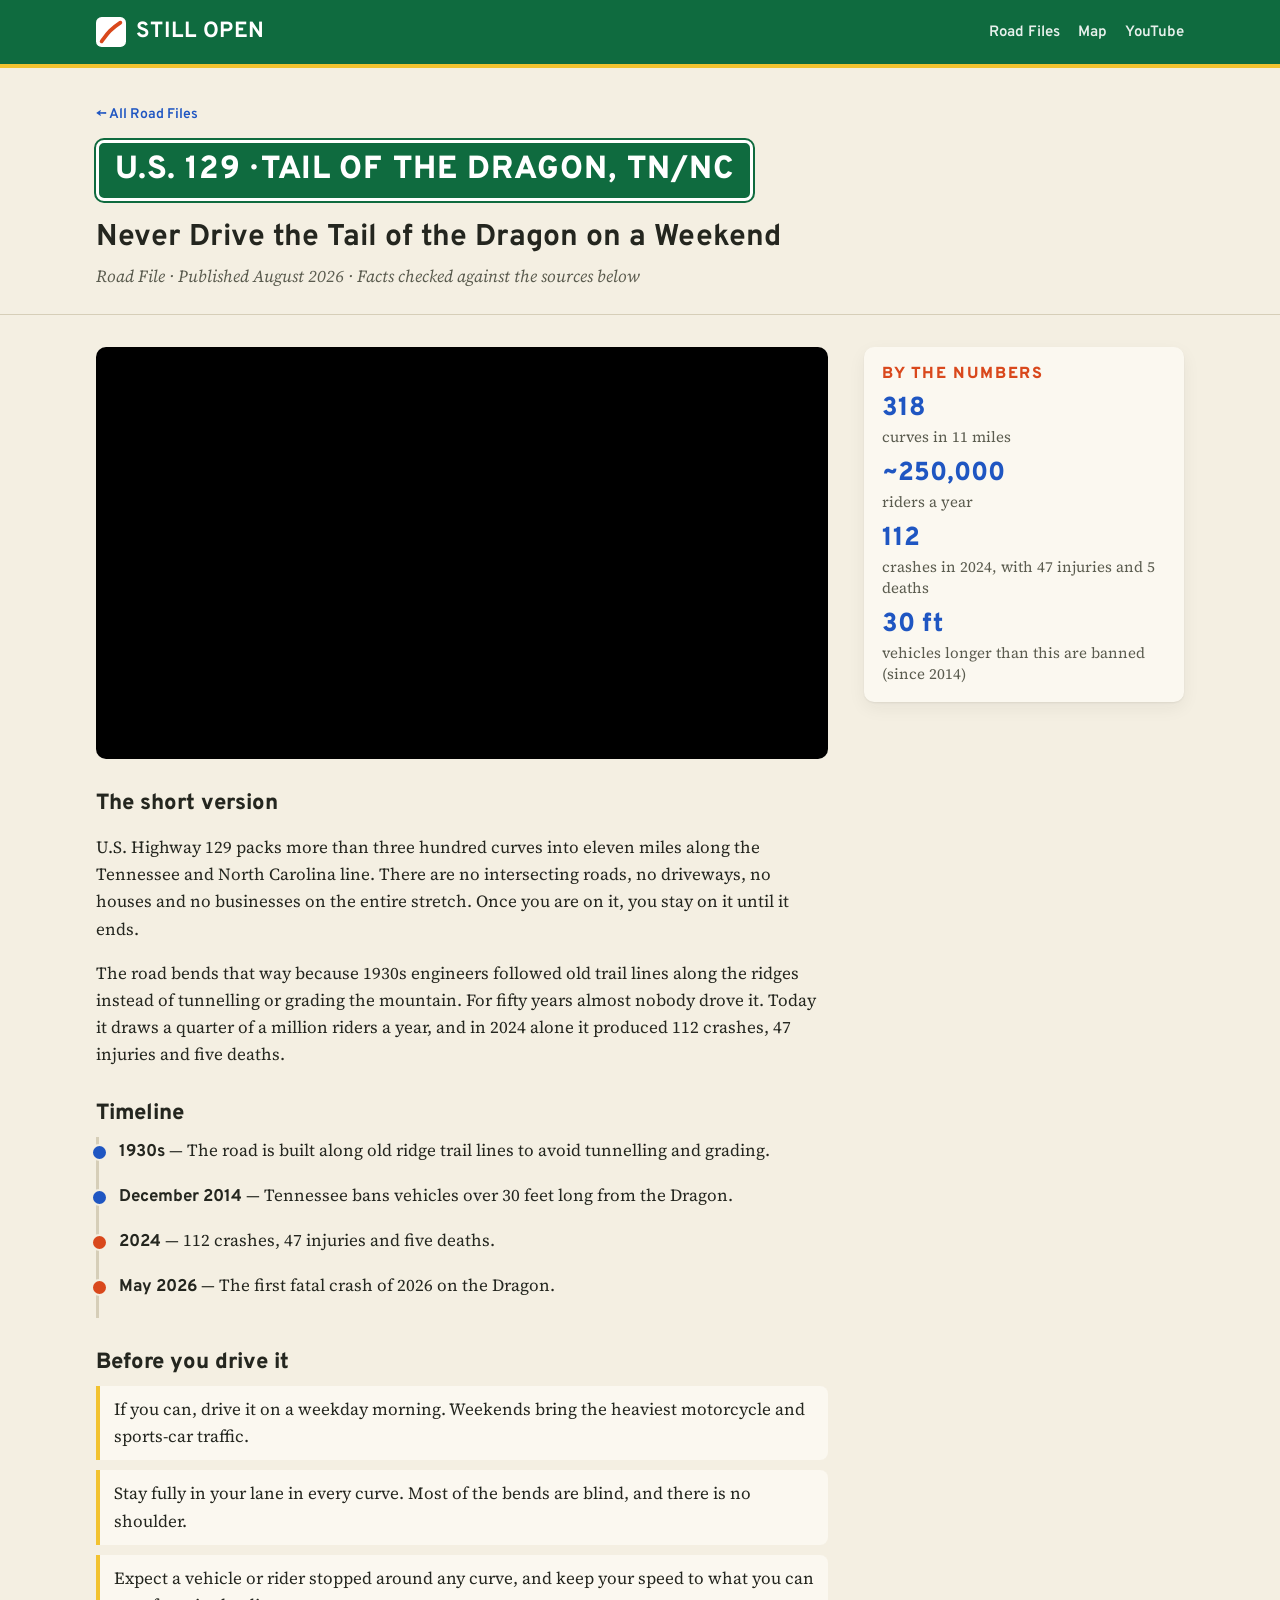
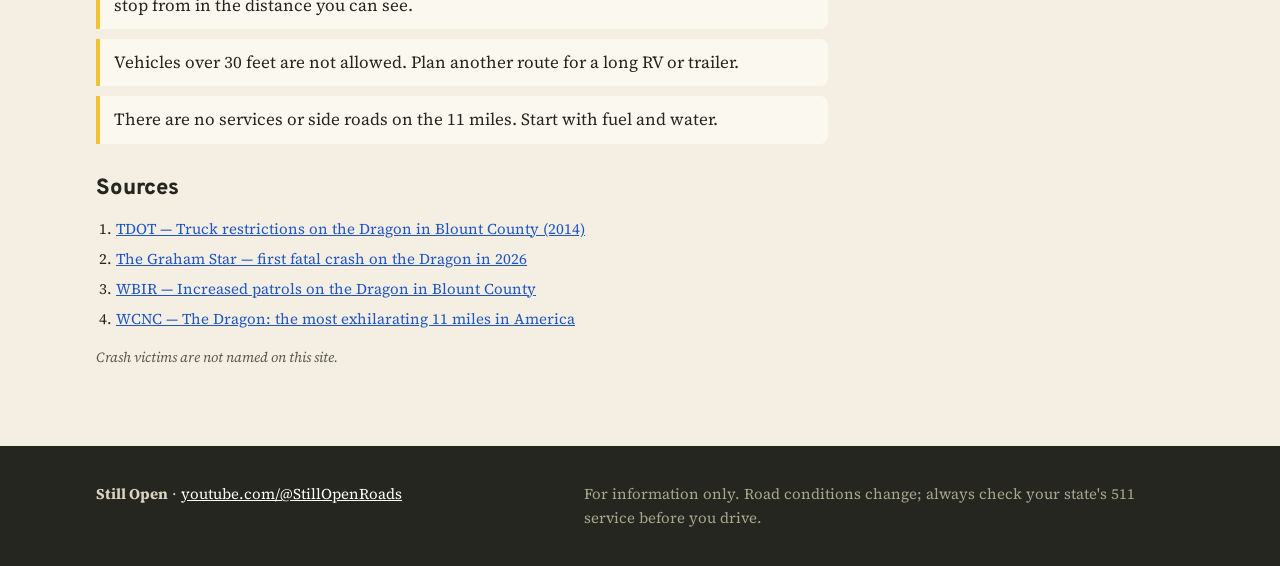
<file: roads/tail-of-the-dragon.html>
<!doctype html>
<html lang="en">
<head>
<meta charset="utf-8">
<meta name="viewport" content="width=device-width,initial-scale=1">
<title>U.S. 129 · Tail of the Dragon, TN/NC — Road File — Still Open</title>
<meta name="description" content="U.S. Highway 129 packs more than three hundred curves into eleven miles along the Tennessee and North Carolina line. There are no intersecting roads, no driveways, no houses and no businesses on the entire stretch. Once you are on it, you stay on it until it ends.">
<link rel="canonical" href="https://stillopenroads.com/roads/tail-of-the-dragon.html">
<meta property="og:type" content="article">
<meta property="og:title" content="Never Drive the Tail of the Dragon on a Weekend">
<meta property="og:description" content="U.S. Highway 129 packs more than three hundred curves into eleven miles along the Tennessee and North Carolina line. There are no intersecting roads, no driveways, no houses and no businesses on the entire stretch. Once you are on it, you stay on it until it ends.">
<meta property="og:image" content="https://i.ytimg.com/vi/tANKHLzbreE/maxresdefault.jpg">
<meta property="og:url" content="https://stillopenroads.com/roads/tail-of-the-dragon.html">
<meta name="twitter:card" content="summary_large_image">
<link rel="preconnect" href="https://fonts.googleapis.com">
<link rel="preconnect" href="https://fonts.gstatic.com" crossorigin>
<link href="https://fonts.googleapis.com/css2?family=Overpass:wght@600;700;800&family=Source+Serif+4:ital,wght@0,400;0,600;1,400&display=swap" rel="stylesheet">
<link rel="stylesheet" href="../style.css">
<link rel="icon" href="data:image/svg+xml,%3Csvg xmlns='http://www.w3.org/2000/svg' viewBox='0 0 32 32'%3E%3Crect width='32' height='32' rx='6' fill='%230f6b3f'/%3E%3Cpath d='M6 26 C12 18 14 14 26 6' stroke='%23f2c230' stroke-width='4' fill='none' stroke-linecap='round'/%3E%3C/svg%3E">
<script type="application/ld+json">{"@context": "https://schema.org", "@type": "VideoObject", "name": "Never Drive the Tail of the Dragon on a Weekend", "description": "U.S. Highway 129 packs more than three hundred curves into eleven miles along the Tennessee and North Carolina line. There are no intersecting roads, no driveways, no houses and no businesses on the entire stretch. Once you are on it, you stay on it until it ends. The road bends that way because 1930s engineers followed old trail lines along the ridges instead of tunnelling or grading the mountain. For fifty years almost nobody drove it. Today it draws a quarter of a million riders a year, and in 2024 alone it produced 112 crashes, 47 injuries and five deaths.", "thumbnailUrl": ["https://i.ytimg.com/vi/tANKHLzbreE/maxresdefault.jpg"], "uploadDate": "2026-08-26T12:00:00+00:00", "embedUrl": "https://www.youtube.com/embed/tANKHLzbreE", "contentUrl": "https://www.youtube.com/watch?v=tANKHLzbreE", "publisher": {"@type": "Organization", "name": "Still Open", "url": "https://stillopenroads.com"}}</script>
</head>
<body>
<header class="top">
  <div class="wrap">
    <a class="brand" href="../">
      <svg class="shield" viewBox="0 0 32 32" aria-hidden="true"><rect width="32" height="32" rx="6" fill="#fff"/><path d="M6 26 C12 18 14 14 26 6" stroke="#d9481c" stroke-width="4" fill="none" stroke-linecap="round"/></svg>
      STILL OPEN
    </a>
    <nav>
      <a href="../#roads">Road Files</a>
      <a href="../map.html">Map</a>
      <a href="https://www.youtube.com/@StillOpenRoads?sub_confirmation=1">YouTube</a>
    </nav>
  </div>
</header>

<section class="file-head">
  <div class="wrap">
    <div class="crumb"><a href="../#roads">← All Road Files</a></div>
    <div class="signplate">U.S. 129 · Tail of the Dragon, TN/NC</div>
    <h1>Never Drive the Tail of the Dragon on a Weekend</h1>
    <div class="meta">Road File · Published August 2026 · Facts checked against the sources below</div>
  </div>
</section>

<div class="wrap file-body">
  <main>
    <div class="embed" style="border-radius:10px;overflow:hidden">
      <iframe src="https://www.youtube-nocookie.com/embed/tANKHLzbreE" title="Never Drive the Tail of the Dragon on a Weekend" loading="lazy" allow="accelerometer; encrypted-media; gyroscope; picture-in-picture" allowfullscreen></iframe>
    </div>

    <h2>The short version</h2>
    <p>U.S. Highway 129 packs more than three hundred curves into eleven miles along the Tennessee and North Carolina line. There are no intersecting roads, no driveways, no houses and no businesses on the entire stretch. Once you are on it, you stay on it until it ends.</p>
    <p>The road bends that way because 1930s engineers followed old trail lines along the ridges instead of tunnelling or grading the mountain. For fifty years almost nobody drove it. Today it draws a quarter of a million riders a year, and in 2024 alone it produced 112 crashes, 47 injuries and five deaths.</p>

    <h2>Timeline</h2>
    <ul class="timeline">
      <li><b>1930s</b> — The road is built along old ridge trail lines to avoid tunnelling and grading.</li>
      <li><b>December 2014</b> — Tennessee bans vehicles over 30 feet long from the Dragon.</li>
      <li class="alert"><b>2024</b> — 112 crashes, 47 injuries and five deaths.</li>
      <li class="alert"><b>May 2026</b> — The first fatal crash of 2026 on the Dragon.</li>
    </ul>

    <h2>Before you drive it</h2>
    <ul class="tips">
      <li>If you can, drive it on a weekday morning. Weekends bring the heaviest motorcycle and sports-car traffic.</li>
      <li>Stay fully in your lane in every curve. Most of the bends are blind, and there is no shoulder.</li>
      <li>Expect a vehicle or rider stopped around any curve, and keep your speed to what you can stop from in the distance you can see.</li>
      <li>Vehicles over 30 feet are not allowed. Plan another route for a long RV or trailer.</li>
      <li>There are no services or side roads on the 11 miles. Start with fuel and water.</li>
    </ul>

    <h2>Sources</h2>
    <ol class="sources">
      <li><a href="https://www.tn.gov/news/2014/12/2/truck-restrictions-on-the-dragon-in-blount-county-limits-for-commercial-veh.html">TDOT — Truck restrictions on the Dragon in Blount County (2014)</a></li>
      <li><a href="https://www.grahamstar.com/regional-news-newsletter/florida-men-killed-dragon-accident">The Graham Star — first fatal crash on the Dragon in 2026</a></li>
      <li><a href="https://wbir.com/article/news/local/the-dragon-blount-county-increased-patrols/51-3d286989-1abf-4b5b-b63a-c57c90c83382">WBIR — Increased patrols on the Dragon in Blount County</a></li>
      <li><a href="https://www.wcnc.com/article/news/features/the-dragon-the-most-exhilarating-11-miles-in-america/275-603749043">WCNC — The Dragon: the most exhilarating 11 miles in America</a></li>
    </ol>
    <p class="note">Crash victims are not named on this site.</p>
  </main>

  <aside>
    <div class="facts">
      <h2>By the numbers</h2>
      <dl>
        <div><dt>318</dt><dd>curves in 11 miles</dd></div>
        <div><dt>~250,000</dt><dd>riders a year</dd></div>
        <div><dt>112</dt><dd>crashes in 2024, with 47 injuries and 5 deaths</dd></div>
        <div><dt>30 ft</dt><dd>vehicles longer than this are banned (since 2014)</dd></div>
      </dl>
    </div>
  </aside>
</div>

<footer>
  <div class="wrap">
    <div><strong>Still Open</strong> · <a href="https://www.youtube.com/@StillOpenRoads">youtube.com/@StillOpenRoads</a></div>
    <div class="fine">For information only. Road conditions change; always check your state's 511 service before you drive.</div>
  </div>
</footer>
<!-- Cloudflare Web Analytics --><script type='module' src='https://static.cloudflareinsights.com/beacon.min.js' data-cf-beacon='{"token": "84f2dbed3598475ca9df2ff686326174"}'></script><!-- End Cloudflare Web Analytics -->
</body>
</html>
</file>
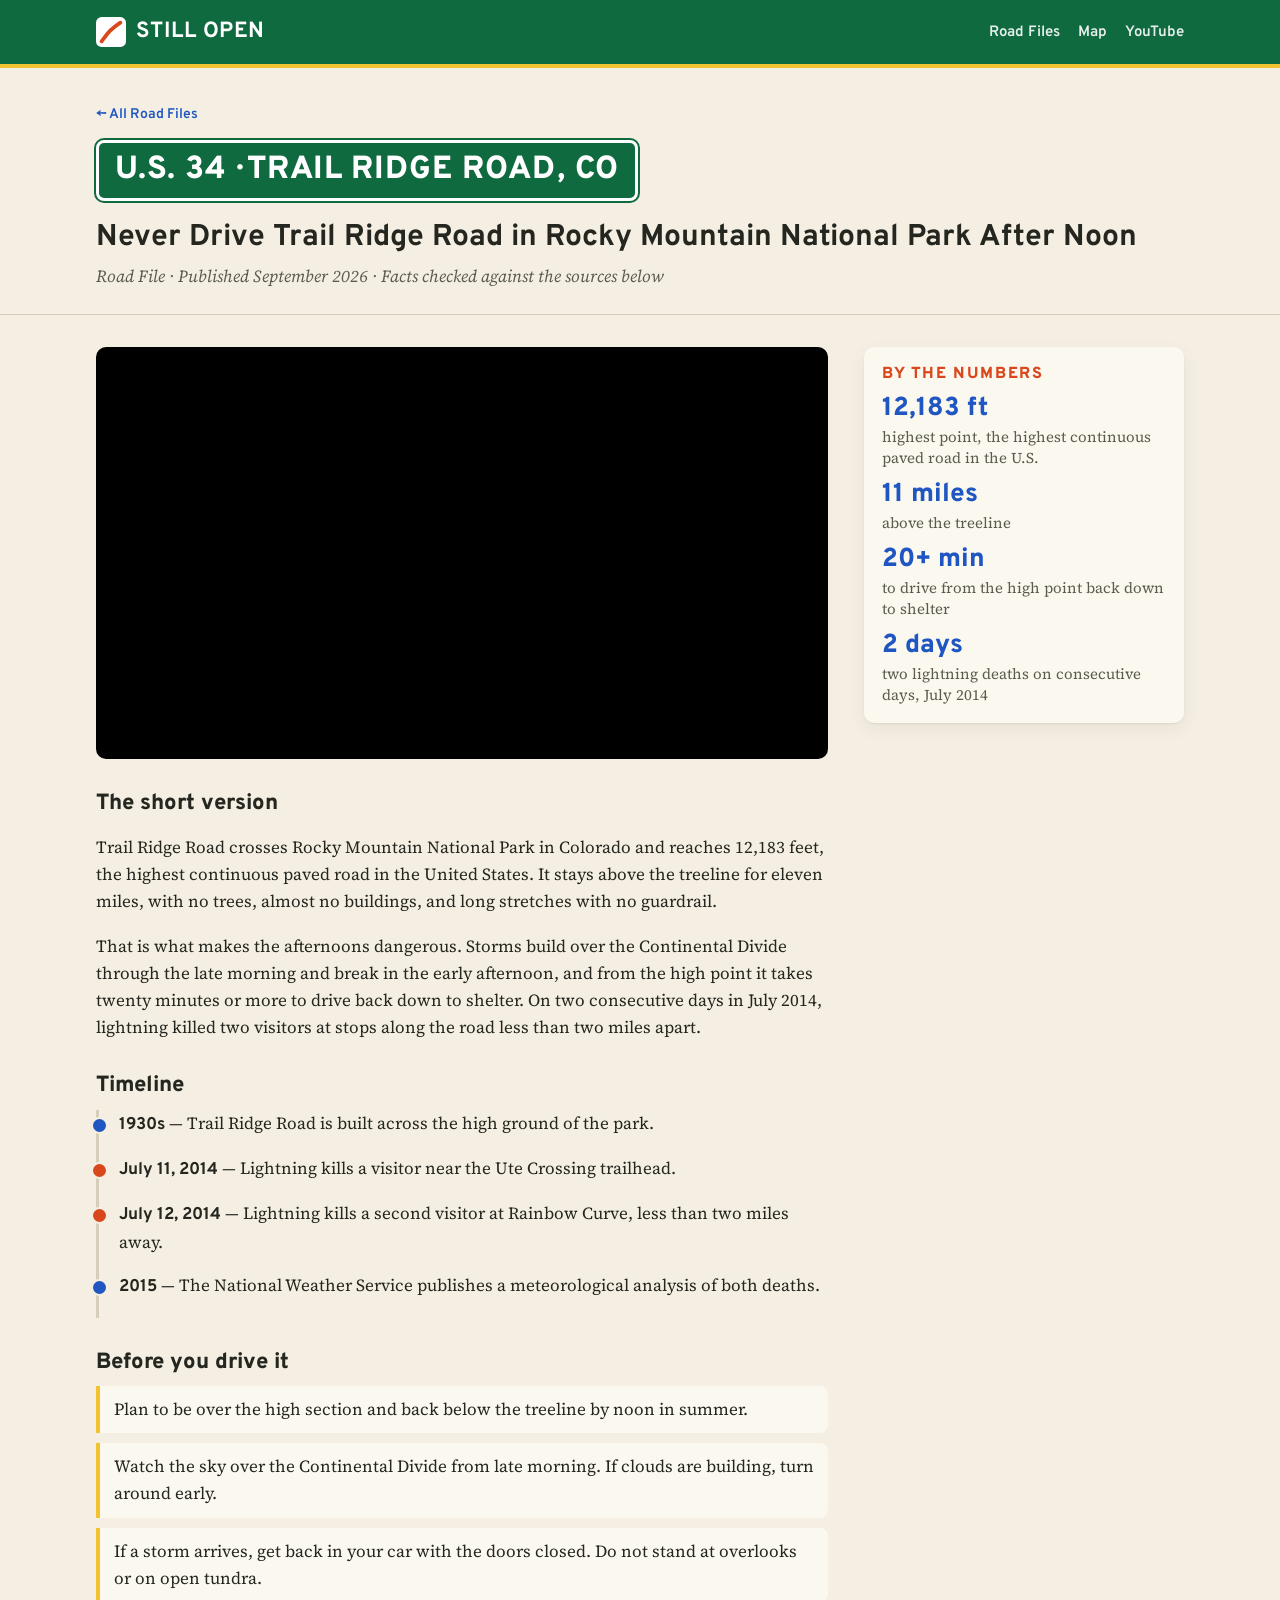
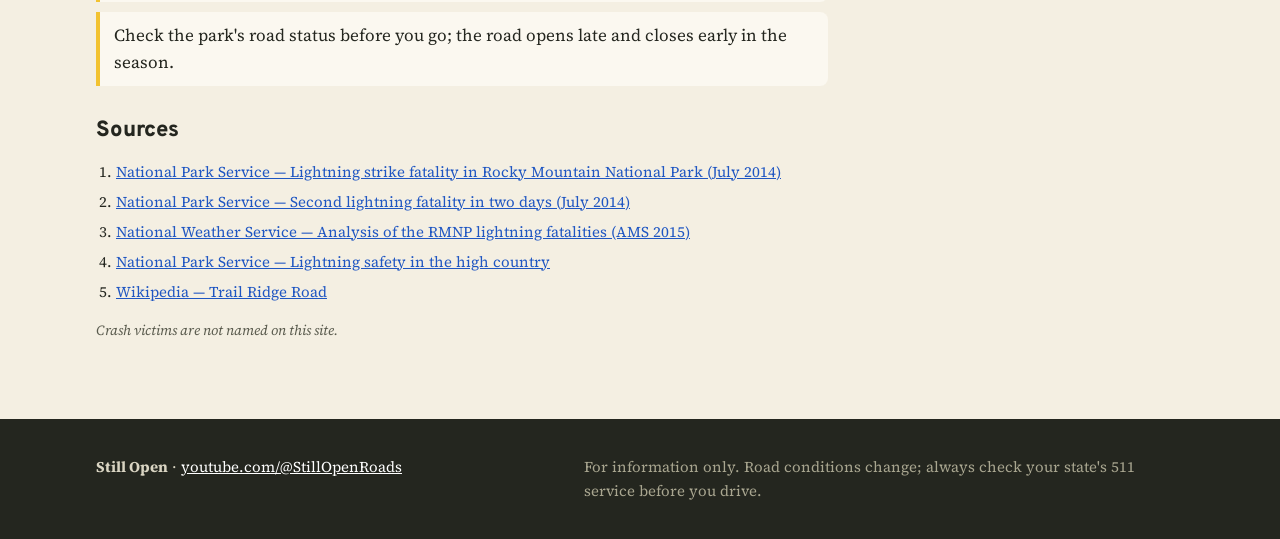
<file: roads/trail-ridge-road.html>
<!doctype html>
<html lang="en">
<head>
<meta charset="utf-8">
<meta name="viewport" content="width=device-width,initial-scale=1">
<title>U.S. 34 · Trail Ridge Road, CO — Road File — Still Open</title>
<meta name="description" content="Trail Ridge Road crosses Rocky Mountain National Park in Colorado and reaches 12,183 feet, the highest continuous paved road in the United States. It stays above the treeline for eleven miles, with no trees, almost no buildings, and long stretches with no guardrail.">
<link rel="canonical" href="https://stillopenroads.com/roads/trail-ridge-road.html">
<meta property="og:type" content="article">
<meta property="og:title" content="Never Drive Trail Ridge Road in Rocky Mountain National Park After Noon">
<meta property="og:description" content="Trail Ridge Road crosses Rocky Mountain National Park in Colorado and reaches 12,183 feet, the highest continuous paved road in the United States. It stays above the treeline for eleven miles, with no trees, almost no buildings, and long stretches with no guardrail.">
<meta property="og:image" content="https://i.ytimg.com/vi/7eD4cTMiPds/maxresdefault.jpg">
<meta property="og:url" content="https://stillopenroads.com/roads/trail-ridge-road.html">
<meta name="twitter:card" content="summary_large_image">
<link rel="preconnect" href="https://fonts.googleapis.com">
<link rel="preconnect" href="https://fonts.gstatic.com" crossorigin>
<link href="https://fonts.googleapis.com/css2?family=Overpass:wght@600;700;800&family=Source+Serif+4:ital,wght@0,400;0,600;1,400&display=swap" rel="stylesheet">
<link rel="stylesheet" href="../style.css">
<link rel="icon" href="data:image/svg+xml,%3Csvg xmlns='http://www.w3.org/2000/svg' viewBox='0 0 32 32'%3E%3Crect width='32' height='32' rx='6' fill='%230f6b3f'/%3E%3Cpath d='M6 26 C12 18 14 14 26 6' stroke='%23f2c230' stroke-width='4' fill='none' stroke-linecap='round'/%3E%3C/svg%3E">
<script type="application/ld+json">{"@context": "https://schema.org", "@type": "VideoObject", "name": "Never Drive Trail Ridge Road in Rocky Mountain National Park After Noon", "description": "Trail Ridge Road crosses Rocky Mountain National Park in Colorado and reaches 12,183 feet, the highest continuous paved road in the United States. It stays above the treeline for eleven miles, with no trees, almost no buildings, and long stretches with no guardrail. That is what makes the afternoons dangerous. Storms build over the Continental Divide through the late morning and break in the early afternoon, and from the high point it takes twenty minutes or more to drive back down to shelter. On two consecutive days in July 2014, lightning killed two visitors at stops along the road less than two miles apart.", "thumbnailUrl": ["https://i.ytimg.com/vi/7eD4cTMiPds/maxresdefault.jpg"], "uploadDate": "2026-09-02T12:00:00+00:00", "embedUrl": "https://www.youtube.com/embed/7eD4cTMiPds", "contentUrl": "https://www.youtube.com/watch?v=7eD4cTMiPds", "publisher": {"@type": "Organization", "name": "Still Open", "url": "https://stillopenroads.com"}}</script>
</head>
<body>
<header class="top">
  <div class="wrap">
    <a class="brand" href="../">
      <svg class="shield" viewBox="0 0 32 32" aria-hidden="true"><rect width="32" height="32" rx="6" fill="#fff"/><path d="M6 26 C12 18 14 14 26 6" stroke="#d9481c" stroke-width="4" fill="none" stroke-linecap="round"/></svg>
      STILL OPEN
    </a>
    <nav>
      <a href="../#roads">Road Files</a>
      <a href="../map.html">Map</a>
      <a href="https://www.youtube.com/@StillOpenRoads?sub_confirmation=1">YouTube</a>
    </nav>
  </div>
</header>

<section class="file-head">
  <div class="wrap">
    <div class="crumb"><a href="../#roads">← All Road Files</a></div>
    <div class="signplate">U.S. 34 · Trail Ridge Road, CO</div>
    <h1>Never Drive Trail Ridge Road in Rocky Mountain National Park After Noon</h1>
    <div class="meta">Road File · Published September 2026 · Facts checked against the sources below</div>
  </div>
</section>

<div class="wrap file-body">
  <main>
    <div class="embed" style="border-radius:10px;overflow:hidden">
      <iframe src="https://www.youtube-nocookie.com/embed/7eD4cTMiPds" title="Never Drive Trail Ridge Road in Rocky Mountain National Park After Noon" loading="lazy" allow="accelerometer; encrypted-media; gyroscope; picture-in-picture" allowfullscreen></iframe>
    </div>

    <h2>The short version</h2>
    <p>Trail Ridge Road crosses Rocky Mountain National Park in Colorado and reaches 12,183 feet, the highest continuous paved road in the United States. It stays above the treeline for eleven miles, with no trees, almost no buildings, and long stretches with no guardrail.</p>
    <p>That is what makes the afternoons dangerous. Storms build over the Continental Divide through the late morning and break in the early afternoon, and from the high point it takes twenty minutes or more to drive back down to shelter. On two consecutive days in July 2014, lightning killed two visitors at stops along the road less than two miles apart.</p>

    <h2>Timeline</h2>
    <ul class="timeline">
      <li><b>1930s</b> — Trail Ridge Road is built across the high ground of the park.</li>
      <li class="alert"><b>July 11, 2014</b> — Lightning kills a visitor near the Ute Crossing trailhead.</li>
      <li class="alert"><b>July 12, 2014</b> — Lightning kills a second visitor at Rainbow Curve, less than two miles away.</li>
      <li><b>2015</b> — The National Weather Service publishes a meteorological analysis of both deaths.</li>
    </ul>

    <h2>Before you drive it</h2>
    <ul class="tips">
      <li>Plan to be over the high section and back below the treeline by noon in summer.</li>
      <li>Watch the sky over the Continental Divide from late morning. If clouds are building, turn around early.</li>
      <li>If a storm arrives, get back in your car with the doors closed. Do not stand at overlooks or on open tundra.</li>
      <li>Check the park&#x27;s road status before you go; the road opens late and closes early in the season.</li>
    </ul>

    <h2>Sources</h2>
    <ol class="sources">
      <li><a href="https://www.nps.gov/romo/learn/news/pr_lightning_strike_fatality_in_rocky_mountain_national_park.htm">National Park Service — Lightning strike fatality in Rocky Mountain National Park (July 2014)</a></li>
      <li><a href="https://www.nps.gov/romo/learn/news/pr_second_lightning_fatality_in_two_days_at_rocky_mountain_national_park_further_information_and_identity_of_friday_victim_released.htm">National Park Service — Second lightning fatality in two days (July 2014)</a></li>
      <li><a href="https://www.weather.gov/media/pub/pdf/Lightning/PDFs/RMNP_fatalities_AMS2015_MOD.pdf">National Weather Service — Analysis of the RMNP lightning fatalities (AMS 2015)</a></li>
      <li><a href="https://www.nps.gov/romo/lightening_safety.htm">National Park Service — Lightning safety in the high country</a></li>
      <li><a href="https://en.wikipedia.org/wiki/Trail_Ridge_Road">Wikipedia — Trail Ridge Road</a></li>
    </ol>
    <p class="note">Crash victims are not named on this site.</p>
  </main>

  <aside>
    <div class="facts">
      <h2>By the numbers</h2>
      <dl>
        <div><dt>12,183 ft</dt><dd>highest point, the highest continuous paved road in the U.S.</dd></div>
        <div><dt>11 miles</dt><dd>above the treeline</dd></div>
        <div><dt>20+ min</dt><dd>to drive from the high point back down to shelter</dd></div>
        <div><dt>2 days</dt><dd>two lightning deaths on consecutive days, July 2014</dd></div>
      </dl>
    </div>
  </aside>
</div>

<footer>
  <div class="wrap">
    <div><strong>Still Open</strong> · <a href="https://www.youtube.com/@StillOpenRoads">youtube.com/@StillOpenRoads</a></div>
    <div class="fine">For information only. Road conditions change; always check your state's 511 service before you drive.</div>
  </div>
</footer>
<!-- Cloudflare Web Analytics --><script type='module' src='https://static.cloudflareinsights.com/beacon.min.js' data-cf-beacon='{"token": "84f2dbed3598475ca9df2ff686326174"}'></script><!-- End Cloudflare Web Analytics -->
</body>
</html>
</file>
<file: style.css>
/* Still Open — site styles. Colours follow the channel thumbnails:
   painted-map cream and olive, route blue, danger orange-red, highway-sign green. */
:root{
  --paper:#f4efe2;
  --paper-2:#ebe4d1;
  --ink:#24261f;
  --ink-soft:#5a5b4e;
  --line:#d6ceb8;
  --route:#1f56c2;
  --danger:#d9481c;
  --sign:#0f6b3f;
  --sign-dark:#0b5531;
  --sign-text:#ffffff;
  --yellow:#f2c230;
  --card:#fbf8f0;
  --shadow:0 1px 2px rgba(36,38,31,.08),0 6px 18px rgba(36,38,31,.06);
  --radius:10px;
  --max:1120px;
}
@media (prefers-color-scheme:dark){
  :root{
    --paper:#161812; --paper-2:#1e2119; --ink:#ece7d8; --ink-soft:#a9a690;
    --line:#2f3328; --route:#6d9cff; --danger:#ff7a4d; --sign:#13804c; --sign-dark:#0e6a3e;
    --card:#1c1f17; --shadow:0 1px 2px rgba(0,0,0,.4),0 6px 18px rgba(0,0,0,.3);
  }
}
*{box-sizing:border-box}
html{-webkit-text-size-adjust:100%}
body{margin:0;background:var(--paper);color:var(--ink);
  font:17px/1.6 "Source Serif 4",Georgia,serif;}
a{color:var(--route)}
img{max-width:100%;display:block}
.wrap{max-width:var(--max);margin:0 auto;padding:0 16px}

/* header */
.top{background:var(--sign);color:var(--sign-text);border-bottom:4px solid var(--yellow)}
.top .wrap{display:flex;align-items:center;justify-content:space-between;gap:16px;min-height:64px}
.brand{display:flex;align-items:center;gap:10px;color:inherit;text-decoration:none;
  font:700 22px/1 "Overpass",system-ui,sans-serif;letter-spacing:.02em}
.brand .shield{width:30px;height:30px;flex:none}
.top nav{display:flex;gap:18px;font:600 15px/1 "Overpass",system-ui,sans-serif}
.top nav a{color:var(--sign-text);text-decoration:none;opacity:.9}
.top nav a:hover{opacity:1;text-decoration:underline}

/* buttons */
.btn{display:inline-flex;align-items:center;gap:8px;padding:12px 18px;border-radius:8px;
  font:700 16px/1 "Overpass",system-ui,sans-serif;text-decoration:none;border:0;cursor:pointer}
.btn-red{background:var(--danger);color:#fff}
.btn-ghost{background:transparent;color:var(--ink);box-shadow:inset 0 0 0 2px var(--line)}
.btn:hover{filter:brightness(1.05)}

/* hero */
.hero{padding:56px 0 40px;border-bottom:1px solid var(--line);
  background:
    radial-gradient(1200px 400px at 80% -10%,rgba(31,86,194,.08),transparent 60%),
    var(--paper)}
.hero .wrap{display:grid;grid-template-columns:1.1fr .9fr;gap:40px;align-items:center}
.eyebrow{font:700 13px/1 "Overpass",system-ui,sans-serif;letter-spacing:.14em;text-transform:uppercase;color:var(--danger)}
.hero h1{font:800 clamp(34px,5vw,54px)/1.05 "Overpass",system-ui,sans-serif;margin:12px 0 16px;letter-spacing:-.01em}
.hero h1 em{font-style:normal;color:var(--route)}
.hero p.lede{font-size:19px;color:var(--ink-soft);margin:0 0 24px;max-width:34em}
.hero .actions{display:flex;flex-wrap:wrap;gap:12px}
.latest{background:var(--card);border-radius:var(--radius);box-shadow:var(--shadow);overflow:hidden}
.latest .label{display:flex;justify-content:space-between;align-items:center;padding:12px 16px;
  font:700 13px/1 "Overpass",system-ui,sans-serif;letter-spacing:.08em;text-transform:uppercase}
.latest .label span:last-child{color:var(--ink-soft);font-weight:600;letter-spacing:0;text-transform:none;font-size:14px}
.embed{position:relative;aspect-ratio:16/9;background:#000}
.embed iframe{position:absolute;inset:0;width:100%;height:100%;border:0}
.latest h2{font:700 19px/1.3 "Overpass",system-ui,sans-serif;margin:0;padding:14px 16px 16px}
.latest h2 a{color:var(--ink);text-decoration:none}
.latest h2 a:hover{color:var(--route)}

/* method strip */
.method{padding:32px 0;border-bottom:1px solid var(--line);background:var(--paper-2)}
.method .wrap{display:grid;grid-template-columns:repeat(3,1fr);gap:24px}
.method h3{font:700 16px/1.2 "Overpass",system-ui,sans-serif;margin:0 0 6px;display:flex;gap:8px;align-items:center}
.method h3 .dot{width:10px;height:10px;border-radius:50%;flex:none}
.method p{margin:0;color:var(--ink-soft);font-size:16px}

/* road list */
.section{padding:48px 0 64px}
.section-head{display:flex;flex-wrap:wrap;justify-content:space-between;align-items:end;gap:16px;margin-bottom:20px}
.section-head h2{font:800 30px/1.1 "Overpass",system-ui,sans-serif;margin:0}
.section-head p{margin:4px 0 0;color:var(--ink-soft)}
.filters{display:flex;flex-wrap:wrap;gap:8px}
.chip{font:600 14px/1 "Overpass",system-ui,sans-serif;padding:9px 13px;border-radius:999px;
  border:1px solid var(--line);background:var(--card);color:var(--ink);cursor:pointer}
.chip[aria-pressed="true"]{background:var(--sign);border-color:var(--sign);color:#fff}
.grid{display:grid;grid-template-columns:repeat(auto-fill,minmax(250px,1fr));gap:20px}
.card{background:var(--card);border-radius:var(--radius);box-shadow:var(--shadow);overflow:hidden;
  display:flex;flex-direction:column;text-decoration:none;color:var(--ink);transition:transform .15s}
.card:hover{transform:translateY(-2px)}
.thumb{aspect-ratio:16/9;background:var(--paper-2) center/cover no-repeat;position:relative}
.thumb .state{position:absolute;left:8px;bottom:8px;background:var(--sign);color:#fff;
  font:700 12px/1 "Overpass",system-ui,sans-serif;padding:5px 7px;border-radius:4px;border:1px solid rgba(255,255,255,.7)}
.thumb .file{position:absolute;right:8px;top:8px;background:var(--yellow);color:#24261f;
  font:800 11px/1 "Overpass",system-ui,sans-serif;letter-spacing:.08em;text-transform:uppercase;padding:5px 7px;border-radius:4px}
.card .body{padding:12px 14px 16px;display:flex;flex-direction:column;gap:6px}
.card .place{font:italic 15px/1.3 "Source Serif 4",Georgia,serif;color:var(--ink-soft)}
.card h3{font:700 16px/1.3 "Overpass",system-ui,sans-serif;margin:0}
.empty{color:var(--ink-soft)}

/* road file page */
.file-head{padding:40px 0 24px;border-bottom:1px solid var(--line)}
.crumb{font:600 14px/1 "Overpass",system-ui,sans-serif}
.crumb a{text-decoration:none}
.signplate{display:inline-block;margin:18px 0 10px;background:var(--sign);color:#fff;border:3px solid #fff;
  outline:2px solid var(--sign);border-radius:8px;padding:10px 16px;
  font:800 clamp(22px,3.4vw,32px)/1.1 "Overpass",system-ui,sans-serif;letter-spacing:.03em;text-transform:uppercase}
.file-head h1{font:700 clamp(22px,3vw,30px)/1.25 "Overpass",system-ui,sans-serif;margin:8px 0 6px}
.file-head .meta{color:var(--ink-soft);font-style:italic}
.file-body{display:grid;grid-template-columns:1fr 320px;gap:36px;padding:32px 16px 64px}
.file-body h2{font:800 22px/1.2 "Overpass",system-ui,sans-serif;margin:32px 0 10px}
.file-body h2:first-child{margin-top:0}
.facts{background:var(--card);border-radius:var(--radius);box-shadow:var(--shadow);padding:18px;position:sticky;top:16px}
.facts h2{margin:0 0 12px;font-size:16px;letter-spacing:.1em;text-transform:uppercase;color:var(--danger)}
.facts dl{margin:0;display:grid;gap:14px}
.facts dt{font:800 26px/1 "Overpass",system-ui,sans-serif;color:var(--route)}
.facts dd{margin:4px 0 0;font-size:15px;color:var(--ink-soft);line-height:1.4}
.tips{padding-left:0;list-style:none;margin:0;display:grid;gap:10px}
.tips li{background:var(--card);border-left:4px solid var(--yellow);padding:10px 14px;border-radius:0 8px 8px 0}
.timeline{list-style:none;margin:0;padding:0;border-left:3px solid var(--line)}
.timeline li{position:relative;padding:0 0 16px 20px}
.timeline li::before{content:"";position:absolute;left:-8px;top:7px;width:13px;height:13px;border-radius:50%;background:var(--route);border:2px solid var(--paper)}
.timeline li.alert::before{background:var(--danger)}
.timeline b{font-family:"Overpass",system-ui,sans-serif}
.sources{font-size:15px;padding-left:20px}
.sources li{margin-bottom:6px}
.note{font-size:14px;color:var(--ink-soft);font-style:italic}

/* footer */
footer{background:var(--ink);color:#d9d4c2;padding:36px 0;font-size:15px}
footer .wrap{display:flex;flex-wrap:wrap;justify-content:space-between;gap:16px}
footer a{color:#fff}
footer .fine{color:#a9a690;max-width:40em}

@media (max-width:860px){
  .hero .wrap,.file-body{grid-template-columns:1fr}
  .method .wrap{grid-template-columns:1fr}
  .facts{position:static}
  .top nav{gap:12px;font-size:14px}
}
@media (max-width:480px){
  .top nav a.hide-sm{display:none}
  .hero{padding:36px 0 28px}
}
</file>
